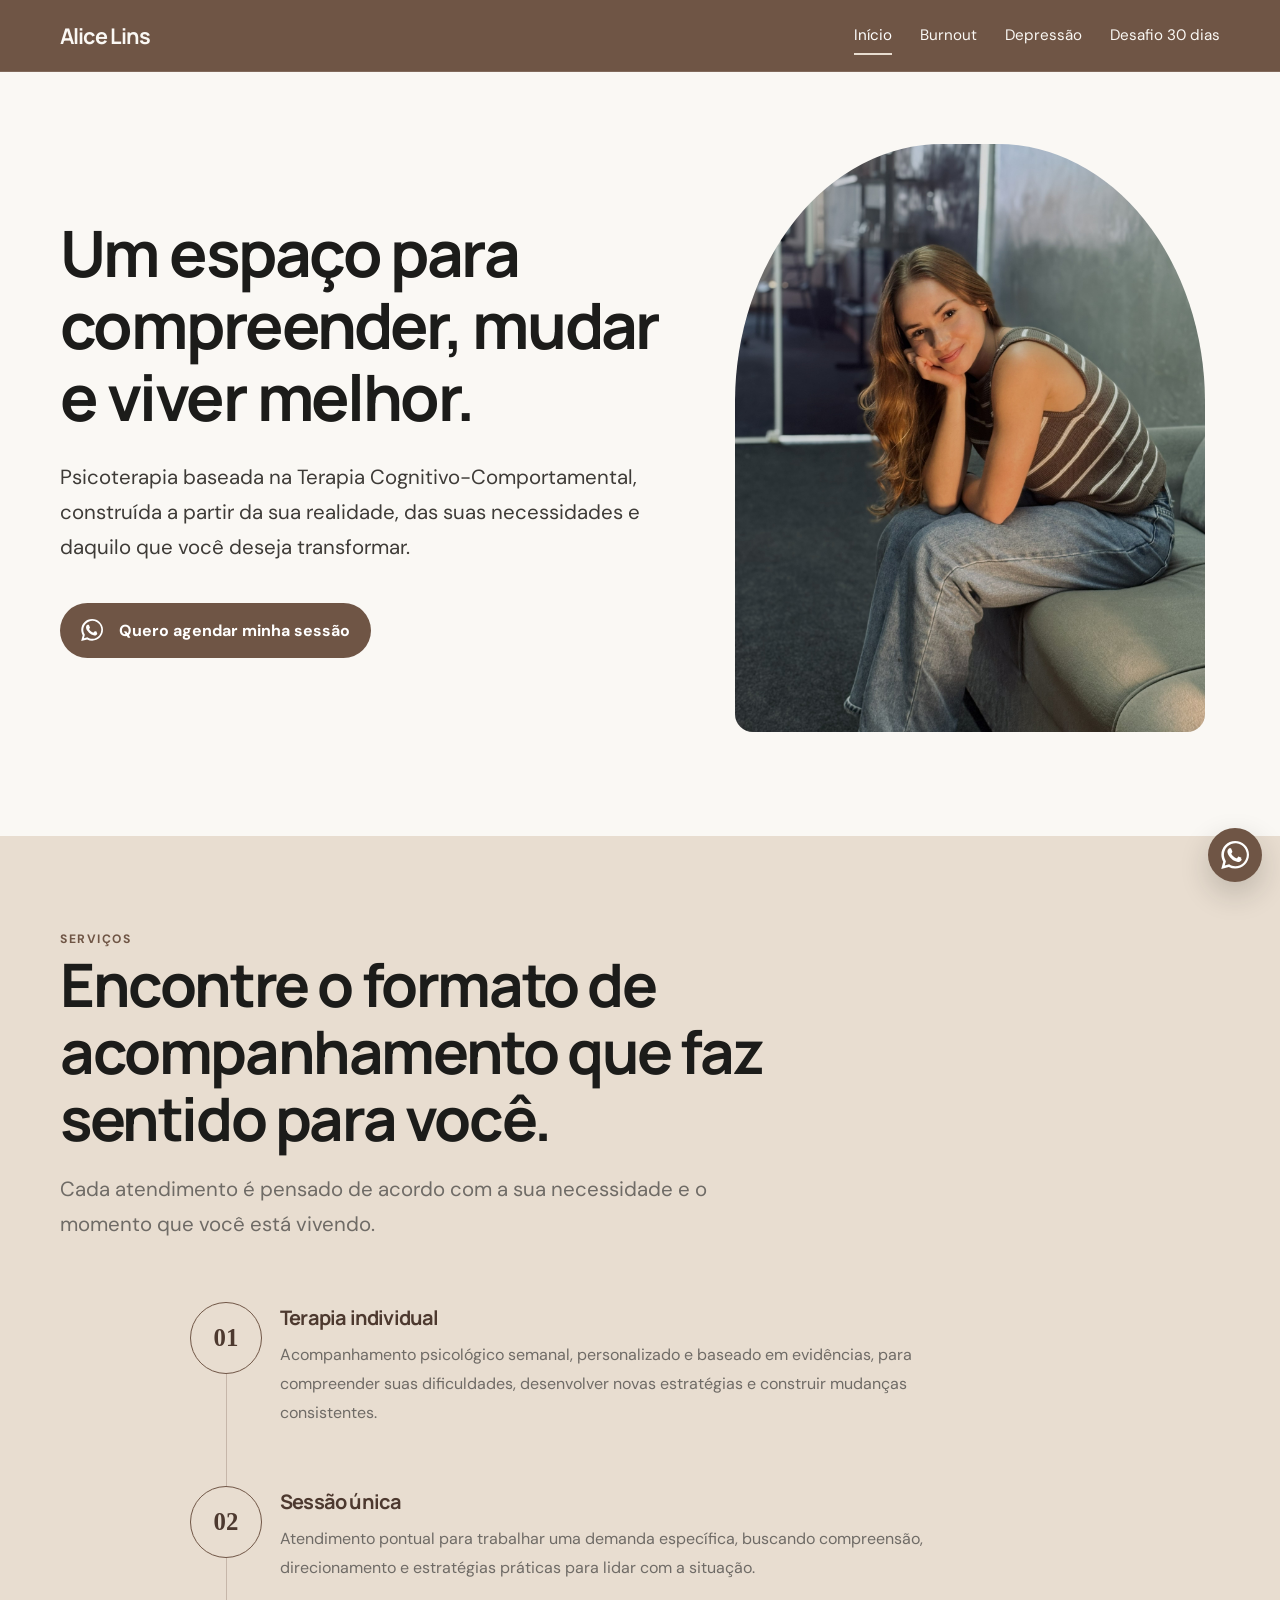
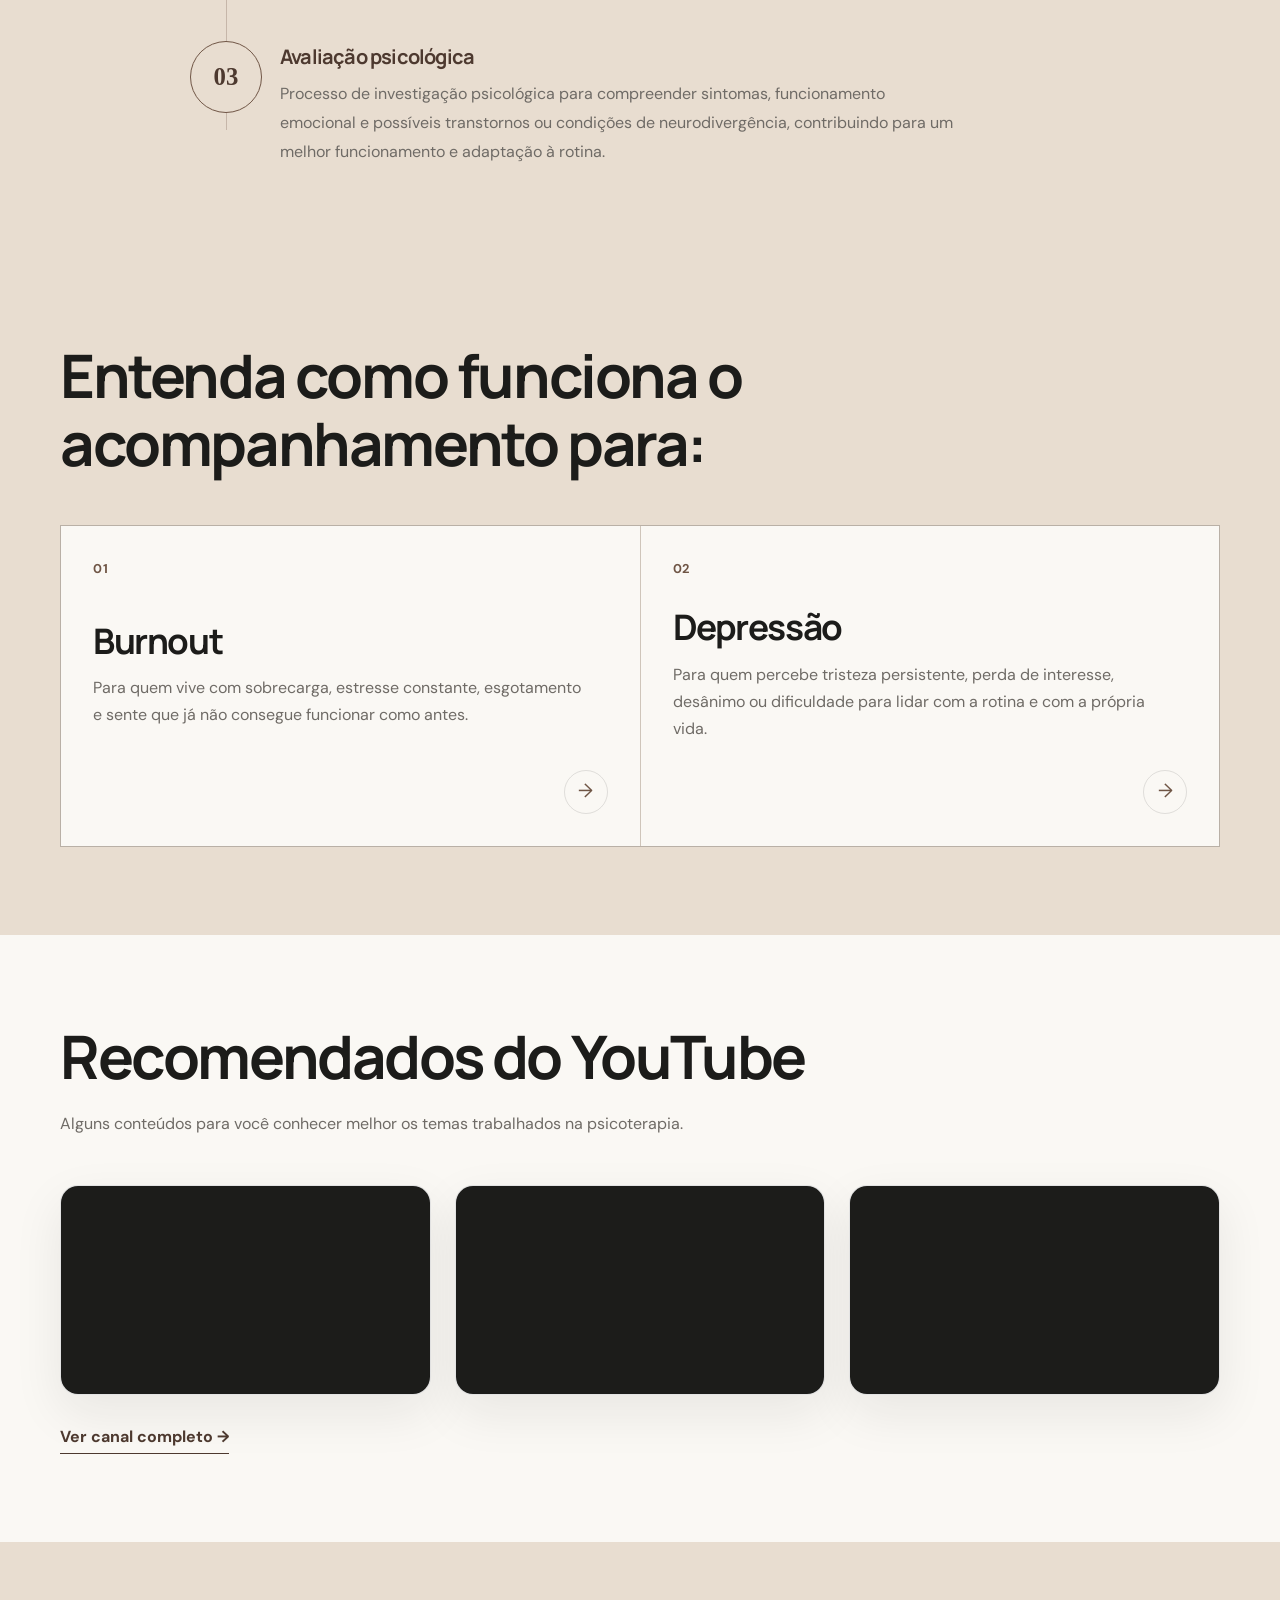
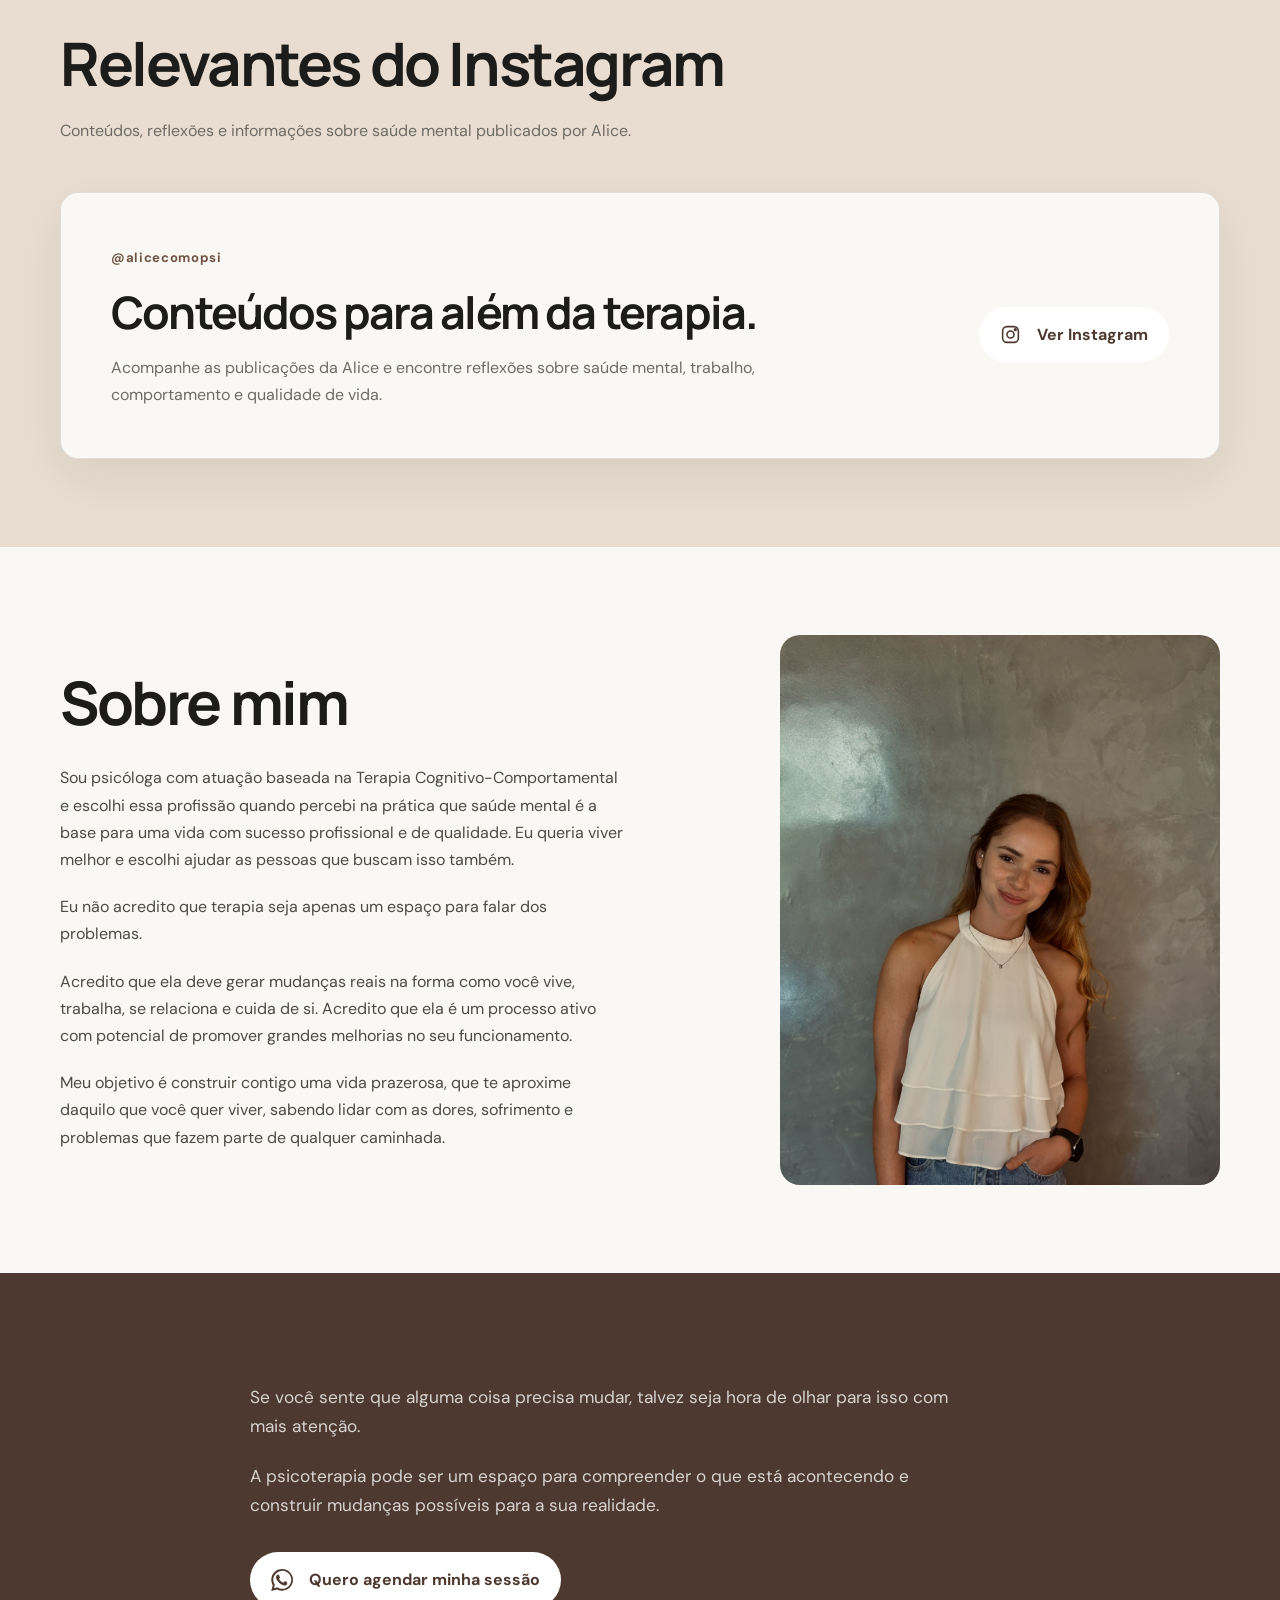
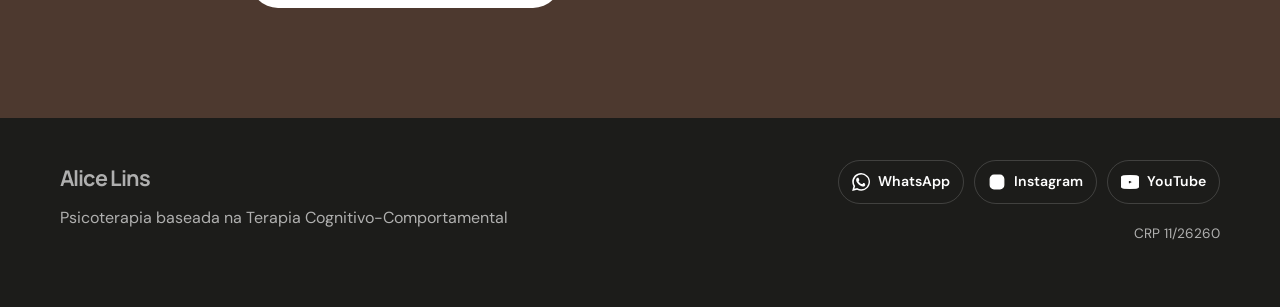
<file: index.html>
<!doctype html>
<html lang="pt-BR">

<head>
  <meta charset="utf-8">
  <meta name="viewport" content="width=device-width, initial-scale=1">

  <meta
    name="description"
    content="Psicoterapia baseada na Terapia Cognitivo-Comportamental com Alice Lins."
  >

  <meta name="theme-color" content="#6F5545">

  <meta
    property="og:title"
    content="Alice Lins | Psicóloga"
  >

  <meta
    property="og:description"
    content="Psicoterapia baseada na Terapia Cognitivo-Comportamental."
  >

  <meta property="og:type" content="website">
  <meta property="og:locale" content="pt_BR">

  <title>Alice Lins | Psicóloga</title>

  <link
    rel="icon"
    type="image/png"
    href="assets/favicon/favicon.svg"
  >

  <link rel="preconnect" href="https://fonts.googleapis.com">
  <link rel="preconnect" href="https://fonts.gstatic.com" crossorigin>

  <link
    href="https://fonts.googleapis.com/css2?family=DM+Sans:wght@400;500;600;700&family=Manrope:wght@500;600;700&display=swap"
    rel="stylesheet"
  >

  <link rel="stylesheet" href="css/style.css">
</head>

<body>

  <a class="skip-link" href="#conteudo">
    Pular para o conteúdo
  </a>


  <!-- =====================================================
       HEADER
  ====================================================== -->

  <header class="site-header">

    <div class="container nav-wrap">

      <a
        class="brand"
        href="/"
        aria-label="Alice Lins — início"
      >
        Alice Lins
      </a>


      <button
        class="menu-toggle"
        type="button"
        aria-expanded="false"
        aria-controls="primary-nav"
        aria-label="Abrir menu"
      >
        <span></span>
        <span></span>
        <span></span>
      </button>


      <nav
        class="primary-nav"
        id="primary-nav"
        aria-label="Navegação principal"
      >

        <a
          class="active"
          href="/"
          aria-current="page"
        >
          Início
        </a>

        <a href="burnout.html">
          Burnout
        </a>

        <a href="depressao.html">
          Depressão
        </a>

        <a href="workbook-mentalidade-desacelerada.html">
          Desafio 30 dias
        </a>

      </nav>

    </div>

  </header>


  <main id="conteudo">


    <!-- =====================================================
         HERO
    ====================================================== -->

    <section
      class="hero section section-offwhite home-hero"
      aria-labelledby="hero-title"
    >

      <div class="container hero-grid">

        <div class="hero-copy reveal">

          <h1 class="hero-title" id="hero-title">
            Um espaço para compreender, mudar e viver melhor.
          </h1>

          <p class="lead">
            Psicoterapia baseada na Terapia Cognitivo-Comportamental,
            construída a partir da sua realidade, das suas necessidades
            e daquilo que você deseja transformar.
          </p>

          <a
            class="button button-primary"
            data-whatsapp
            href="#"
          >

            <svg
              class="whatsapp-icon"
              viewBox="0 0 24 24"
              aria-hidden="true"
            >
              <path d="M20.5 3.5A11.8 11.8 0 0 0 12.1 0C5.6 0 .3 5.3.3 11.8c0 2.1.6 4.1 1.6 5.9L.2 24l6.5-1.7a11.8 11.8 0 0 0 5.4 1.3h.1c6.5 0 11.8-5.3 11.8-11.8 0-3.1-1.2-6.1-3.5-8.3ZM12.1 21.6c-1.7 0-3.4-.5-4.8-1.4l-.3-.2-3.8 1 1-3.7-.2-.3a9.8 9.8 0 1 1 8.1 4.6Zm5.4-7.3c-.3-.2-1.7-.9-2-.9-.3-.1-.5-.2-.7.2-.2.3-.8.9-1 1.1-.2.2-.4.2-.7.1-1.8-.9-3-1.6-4.2-3.6-.3-.5.3-.5.8-1.7.1-.2 0-.4 0-.6 0-.2-.7-1.6-.9-2.2-.2-.6-.5-.5-.7-.5h-.6c-.2 0-.6.1-.9.4-.3.3-1.1 1.1-1.1 2.7s1.1 3.1 1.3 3.3c.2.2 2.1 3.3 5.2 4.6 1.9.8 2.6.9 3.5.8.6-.1 1.7-.7 2-1.4.2-.7.2-1.3.1-1.4-.1-.1-.3-.2-.6-.3Z"/>
            </svg>

            <span>
              Quero agendar minha sessão
            </span>

          </a>

        </div>


        <div class="hero-image-wrap reveal">

          <div class="hero-image-frame">

            <img
              src="assets/images/foto-4-alice.jpg"
              alt="Alice, psicóloga"
              class="alice-photo"
              loading="eager"
            >
          </div>

        </div>

      </div>

    </section>


    <!-- =====================================================
        SERVIÇOS
    ====================================================== -->

    <section
      class="section services-section"
      id="servicos"
      aria-labelledby="servicos-title"
    >
      <div class="container">

        <div class="section-heading">
          <span class="eyebrow">Serviços</span>

          <h2 id="servicos-title">
            Encontre o formato de acompanhamento que faz sentido para você.
          </h2>

          <p class="lead">
            Cada atendimento é pensado de acordo com a sua necessidade e o momento
            que você está vivendo.
          </p>
        </div>


        <div class="services-list">

          <!-- SERVIÇO 1 -->

          <article class="service-item">

            <div class="service-number" aria-hidden="true">
              01
            </div>

            <div class="service-content">
              <h3>Terapia individual</h3>

              <p>
                Acompanhamento psicológico semanal, personalizado e baseado em
                evidências, para compreender suas dificuldades, desenvolver novas
                estratégias e construir mudanças consistentes.
              </p>
            </div>

          </article>


          <!-- SERVIÇO 2 -->

          <article class="service-item">

            <div class="service-number" aria-hidden="true">
              02
            </div>

            <div class="service-content">
              <h3>Sessão única</h3>

              <p>
                Atendimento pontual para trabalhar uma demanda específica, buscando
                compreensão, direcionamento e estratégias práticas para lidar com a
                situação.
              </p>
            </div>

          </article>


          <!-- SERVIÇO 3 -->

          <article class="service-item">

            <div class="service-number" aria-hidden="true">
              03
            </div>

            <div class="service-content">
              <h3>Avaliação psicológica</h3>

              <p>
                Processo de investigação psicológica para compreender sintomas,
                funcionamento emocional e possíveis transtornos ou condições de
                neurodivergência, contribuindo para um melhor funcionamento e
                adaptação à rotina.
              </p>
            </div>

          </article>

        </div>

      </div>
    </section>


    <!-- =====================================================
         ACOMPANHAMENTO
    ====================================================== -->

    <section
      class="section section-beige"
      id="acompanhamento"
      aria-labelledby="acompanhamento-title"
    >

      <div class="container">

        <div class="section-heading">

          <h2 id="acompanhamento-title">
            Entenda como funciona o acompanhamento para:
          </h2>

        </div>


        <div class="home-treatment-grid">

          <a
            class="home-treatment-card home-treatment-card-featured"
            href="burnout.html"
          >

            <span class="home-card-number">
              01
            </span>

            <div>

              <h3>
                Burnout
              </h3>

              <p>
                Para quem vive com sobrecarga, estresse constante,
                esgotamento e sente que já não consegue funcionar
                como antes.
              </p>

            </div>

            <span
              class="home-card-arrow"
              aria-hidden="true"
            >
              →
            </span>

          </a>


          <a
            class="home-treatment-card home-treatment-card-featured"
            href="depressao.html"
          >

            <span class="home-card-number">
              02
            </span>

            <div>

              <h3>
                Depressão
              </h3>

              <p>
                Para quem percebe tristeza persistente, perda de interesse,
                desânimo ou dificuldade para lidar com a rotina e com a própria vida.
              </p>

            </div>

            <span
              class="home-card-arrow"
              aria-hidden="true"
            >
              →
            </span>

          </a>

        </div>

      </div>

    </section>


    <!-- =====================================================
         YOUTUBE
    ====================================================== -->

    <section
      class="section section-offwhite"
      id="youtube"
      aria-labelledby="youtube-title"
    >

      <div class="container">

        <div class="section-heading">

          <h2 id="youtube-title">
            Recomendados do YouTube
          </h2>

          <p>
            Alguns conteúdos para você conhecer melhor os temas
            trabalhados na psicoterapia.
          </p>

        </div>


        <div class="youtube-grid">


          <!-- VÍDEO 1 -->

          <article class="youtube-card">

            <div class="youtube-video">

              <iframe
                src="https://www.youtube.com/embed/fqAX5RR4Qe8"
                title="Vídeo recomendado no YouTube"
                loading="lazy"
                allow="accelerometer; autoplay; clipboard-write; encrypted-media; gyroscope; picture-in-picture; web-share"
                allowfullscreen
              ></iframe>

            </div>

          </article>


          <!-- VÍDEO 2 -->

          <article class="youtube-card">

            <div class="youtube-video">

              <iframe
                src="https://www.youtube.com/embed/heCtvMvmbQk"
                title="Vídeo recomendado no YouTube"
                loading="lazy"
                allow="accelerometer; autoplay; clipboard-write; encrypted-media; gyroscope; picture-in-picture; web-share"
                allowfullscreen
              ></iframe>

            </div>

          </article>


          <!-- VÍDEO 3 -->

          <article class="youtube-card">

            <div class="youtube-video">

              <iframe
                src="https://www.youtube.com/embed/onw-YY0gF-A"
                title="Vídeo recomendado no YouTube"
                loading="lazy"
                allow="accelerometer; autoplay; clipboard-write; encrypted-media; gyroscope; picture-in-picture; web-share"
                allowfullscreen
              ></iframe>

            </div>

          </article>


        </div>


        <div class="content-link-wrap">

          <a
            class="text-link"
            href="https://www.youtube.com/@alicemslins"
            target="_blank"
            rel="noopener noreferrer"
          >
            Ver canal completo →
          </a>

        </div>

      </div>

    </section>


    <!-- =====================================================
         INSTAGRAM
    ====================================================== -->

    <section
      class="section section-beige"
      id="instagram"
      aria-labelledby="instagram-title"
    >

      <div class="container">

        <div class="section-heading">

          <h2 id="instagram-title">
            Relevantes do Instagram
          </h2>

          <p>
            Conteúdos, reflexões e informações sobre saúde mental
            publicados por Alice.
          </p>

        </div>


        <div class="instagram-feature">

          <div>

            <span class="instagram-handle">
              @alicecomopsi
            </span>

            <h3>
              Conteúdos para além da terapia.
            </h3>

            <p>
              Acompanhe as publicações da Alice e encontre
              reflexões sobre saúde mental, trabalho,
              comportamento e qualidade de vida.
            </p>

          </div>


          <a
            class="button button-light instagram-button"
            href="https://www.instagram.com/alicecomopsi/"
            target="_blank"
            rel="noopener noreferrer"
          >

            <svg
              class="social-icon"
              viewBox="0 0 24 24"
              aria-hidden="true"
            >
              <rect x="3" y="3" width="18" height="18" rx="5" ry="5"></rect>
              <circle cx="12" cy="12" r="4"></circle>
              <circle cx="17.5" cy="6.5" r="1"></circle>
            </svg>

            Ver Instagram

          </a>

        </div>

      </div>

    </section>


    <!-- =====================================================
         SOBRE MIM
    ====================================================== -->

    <section
      class="section section-offwhite"
      id="sobre-mim"
      aria-labelledby="sobre-mim-title"
    >

      <div class="container about-grid">

        <div>

          <h2 id="sobre-mim-title">
            Sobre mim
          </h2>

          <div class="prose">

            <p>
              Sou psicóloga com atuação baseada na
              Terapia Cognitivo-Comportamental e escolhi essa profissão
              quando percebi na prática que saúde mental é a base para
              uma vida com sucesso profissional e de qualidade.
              Eu queria viver melhor e escolhi ajudar as pessoas que
              buscam isso também.
            </p>

            <p>
              Eu não acredito que terapia seja apenas um espaço
              para falar dos problemas.
            </p>

            <p>
              Acredito que ela deve gerar mudanças reais na forma
              como você vive, trabalha, se relaciona e cuida de si.
              Acredito que ela é um processo ativo com potencial de
              promover grandes melhorias no seu funcionamento.
            </p>

            <p>
              Meu objetivo é construir contigo uma vida prazerosa,
              que te aproxime daquilo que você quer viver, sabendo
              lidar com as dores, sofrimento e problemas que fazem
              parte de qualquer caminhada.
            </p>

          </div>

        </div>


        <div class="about-photo-wrap">

          <img
            src="assets/images/foto-2-alice.jpg"
            alt="Alice, psicóloga"
            class="alice-photo"
            loading="lazy"
          >

        </div>

      </div>

    </section>

    




    <!-- =====================================================
         CTA FINAL
    ====================================================== -->

    <section
      class="section final-cta"
      id="cta"
      aria-label="Agendamento de sessão"
    >

      <div class="container narrow">

        <p>
          Se você sente que alguma coisa precisa mudar,
          talvez seja hora de olhar para isso com mais atenção.
        </p>

        <p>
          A psicoterapia pode ser um espaço para compreender
          o que está acontecendo e construir mudanças possíveis
          para a sua realidade.
        </p>

        <a
          class="button button-light"
          data-whatsapp
          href="#"
        >

          <svg
            class="whatsapp-icon"
            viewBox="0 0 24 24"
            aria-hidden="true"
          >
            <path d="M20.5 3.5A11.8 11.8 0 0 0 12.1 0C5.6 0 .3 5.3.3 11.8c0 2.1.6 4.1 1.6 5.9L.2 24l6.5-1.7a11.8 11.8 0 0 0 5.4 1.3h.1c6.5 0 11.8-5.3 11.8-11.8 0-3.1-1.2-6.1-3.5-8.3ZM12.1 21.6c-1.7 0-3.4-.5-4.8-1.4l-.3-.2-3.8 1 1-3.7-.2-.3a9.8 9.8 0 1 1 8.1 4.6Zm5.4-7.3c-.3-.2-1.7-.9-2-.9-.3-.1-.5-.2-.7.2-.2.3-.8.9-1 1.1-.2.2-.4.2-.7.1-1.8-.9-3-1.6-4.2-3.6-.3-.5.3-.5.8-1.7.1-.2 0-.4 0-.6 0-.2-.7-1.6-.9-2.2-.2-.6-.5-.5-.7-.5h-.6c-.2 0-.6.1-.9.4-.3.3-1.1 1.1-1.1 2.7s1.1 3.1 1.3 3.3c.2.2 2.1 3.3 5.2 4.6 1.9.8 2.6.9 3.5.8.6-.1 1.7-.7 2-1.4.2-.7.2-1.3.1-1.4-.1-.1-.3-.2-.6-.3Z"/>
          </svg>

          <span>
            Quero agendar minha sessão
          </span>

        </a>

      </div>

    </section>

  </main>


  <!-- =====================================================
       FOOTER
  ====================================================== -->

  <footer class="site-footer">

    <div class="container footer-grid">

      <div>

        <p class="brand footer-brand">
          Alice Lins
        </p>

        <p>
          Psicoterapia baseada na
          Terapia Cognitivo-Comportamental
        </p>

      </div>


      <div class="footer-actions">

        <div
          class="social-links"
          aria-label="Redes sociais"
        >

          <!-- WHATSAPP -->

          <a
            class="social-link"
            data-whatsapp
            href="#"
            aria-label="Falar com Alice pelo WhatsApp"
            title="WhatsApp"
          >

            <svg viewBox="0 0 24 24" aria-hidden="true">
              <path d="M20.5 3.5A11.8 11.8 0 0 0 12.1 0C5.6 0 .3 5.3.3 11.8c0 2.1.6 4.1 1.6 5.9L.2 24l6.5-1.7a11.8 11.8 0 0 0 5.4 1.3h.1c6.5 0 11.8-5.3 11.8-11.8 0-3.1-1.2-6.1-3.5-8.3ZM12.1 21.6c-1.7 0-3.4-.5-4.8-1.4l-.3-.2-3.8 1 1-3.7-.2-.3a9.8 9.8 0 1 1 8.1 4.6Zm5.4-7.3c-.3-.2-1.7-.9-2-.9-.3-.1-.5-.2-.7.2-.2.3-.8.9-1 1.1-.2.2-.4.2-.7.1-1.8-.9-3-1.6-4.2-3.6-.3-.5.3-.5.8-1.7.1-.2 0-.4 0-.6 0-.2-.7-1.6-.9-2.2-.2-.6-.5-.5-.7-.5h-.6c-.2 0-.6.1-.9.4-.3.3-1.1 1.1-1.1 2.7s1.1 3.1 1.3 3.3c.2.2 2.1 3.3 5.2 4.6 1.9.8 2.6.9 3.5.8.6-.1 1.7-.7 2-1.4.2-.7.2-1.3.1-1.4-.1-.1-.3-.2-.6-.3Z"/>
            </svg>

            <span>
              WhatsApp
            </span>

          </a>


          <!-- INSTAGRAM -->

          <a
            class="social-link"
            href="https://www.instagram.com/alicecomopsi/"
            target="_blank"
            rel="noopener noreferrer"
            aria-label="Instagram da Alice"
            title="Instagram"
          >

            <svg viewBox="0 0 24 24" aria-hidden="true">
              <rect x="3" y="3" width="18" height="18" rx="5" ry="5"></rect>
              <circle cx="12" cy="12" r="4"></circle>
              <circle cx="17.5" cy="6.5" r="1"></circle>
            </svg>

            <span>
              Instagram
            </span>

          </a>


          <!-- YOUTUBE -->

          <a
            class="social-link"
            href="https://www.youtube.com/@alicemslins"
            target="_blank"
            rel="noopener noreferrer"
            aria-label="Canal da Alice no YouTube"
            title="YouTube"
          >

            <svg viewBox="0 0 24 24" aria-hidden="true">
              <path d="M23.5 6.2a3 3 0 0 0-2.1-2.1C19.5 3.6 12 3.6 12 3.6s-7.5 0-9.4.5A3 3 0 0 0 .5 6.2 31 31 0 0 0 0 12a31 31 0 0 0 .5 5.8 3 3 0 0 0 2.1 2.1c1.9.5 9.4.5 9.4.5s7.5 0 9.4-.5a3 3 0 0 0 2.1-2.1A31 31 0 0 0 24 12a31 31 0 0 0-.5-5.8ZM9.6 15.6V8.4l6.3 3.6-6.3 3.6Z"/>
            </svg>

            <span>
              YouTube
            </span>

          </a>

        </div>


        <p>
          CRP 11/26260
        </p>

      </div>

    </div>

  </footer>


  <!-- WHATSAPP FLUTUANTE -->

  <a
    class="whatsapp-float"
    data-whatsapp
    href="#"
    aria-label="Falar com Alice pelo WhatsApp"
  >

    <svg
      viewBox="0 0 24 24"
      aria-hidden="true"
    >
      <path d="M20.5 3.5A11.8 11.8 0 0 0 12.1 0C5.6 0 .3 5.3.3 11.8c0 2.1.6 4.1 1.6 5.9L.2 24l6.5-1.7a11.8 11.8 0 0 0 5.4 1.3h.1c6.5 0 11.8-5.3 11.8-11.8 0-3.1-1.2-6.1-3.5-8.3ZM12.1 21.6c-1.7 0-3.4-.5-4.8-1.4l-.3-.2-3.8 1 1-3.7-.2-.3a9.8 9.8 0 1 1 8.1 4.6Zm5.4-7.3c-.3-.2-1.7-.9-2-.9-.3-.1-.5-.2-.7.2-.2.3-.8.9-1 1.1-.2.2-.4.2-.7.1-1.8-.9-3-1.6-4.2-3.6-.3-.5.3-.5.8-1.7.1-.2 0-.4 0-.6 0-.2-.7-1.6-.9-2.2-.2-.6-.5-.5-.7-.5h-.6c-.2 0-.6.1-.9.4-.3.3-1.1 1.1-1.1 2.7s1.1 3.1 1.3 3.3c.2.2 2.1 3.3 5.2 4.6 1.9.8 2.6.9 3.5.8.6-.1 1.7-.7 2-1.4.2-.7.2-1.3.1-1.4-.1-.1-.3-.2-.6-.3Z"/>
    </svg>

  </a>


  <script src="js/script.js" defer></script>

</body>

</html>
</file>
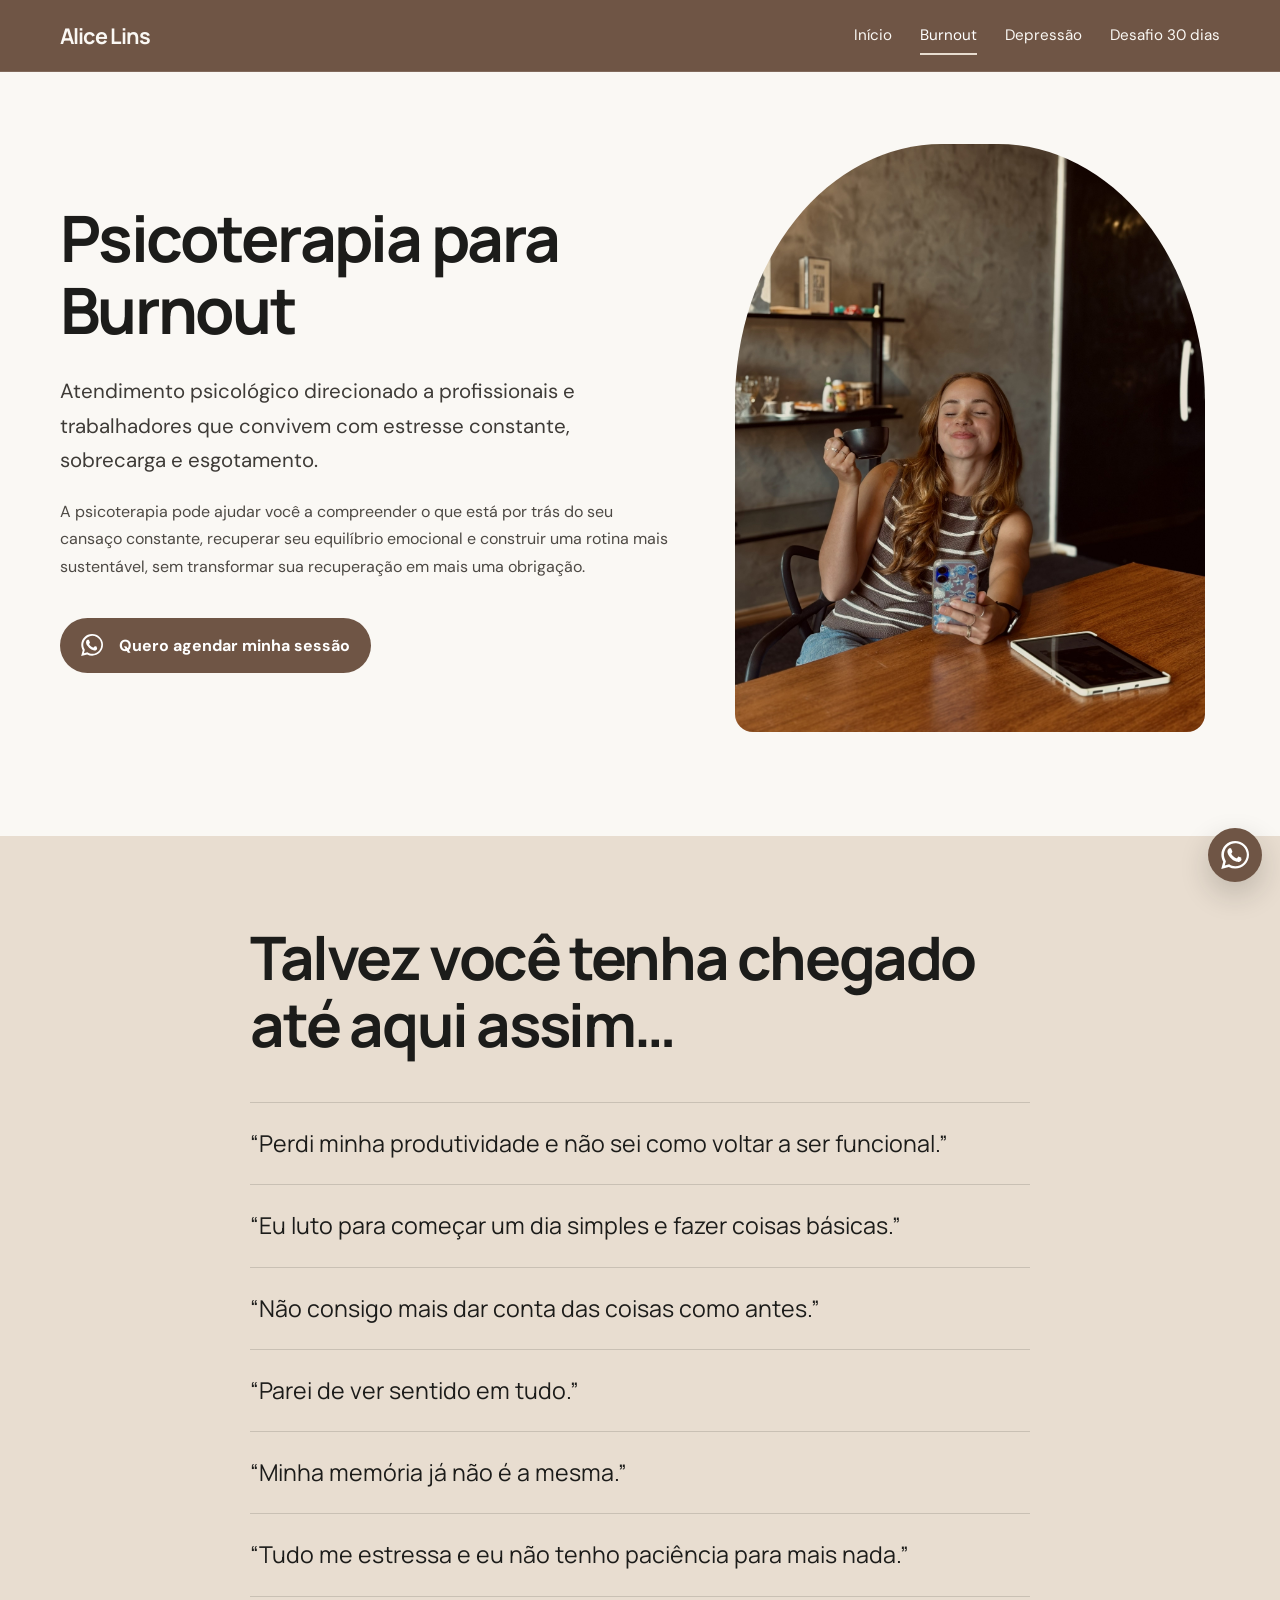
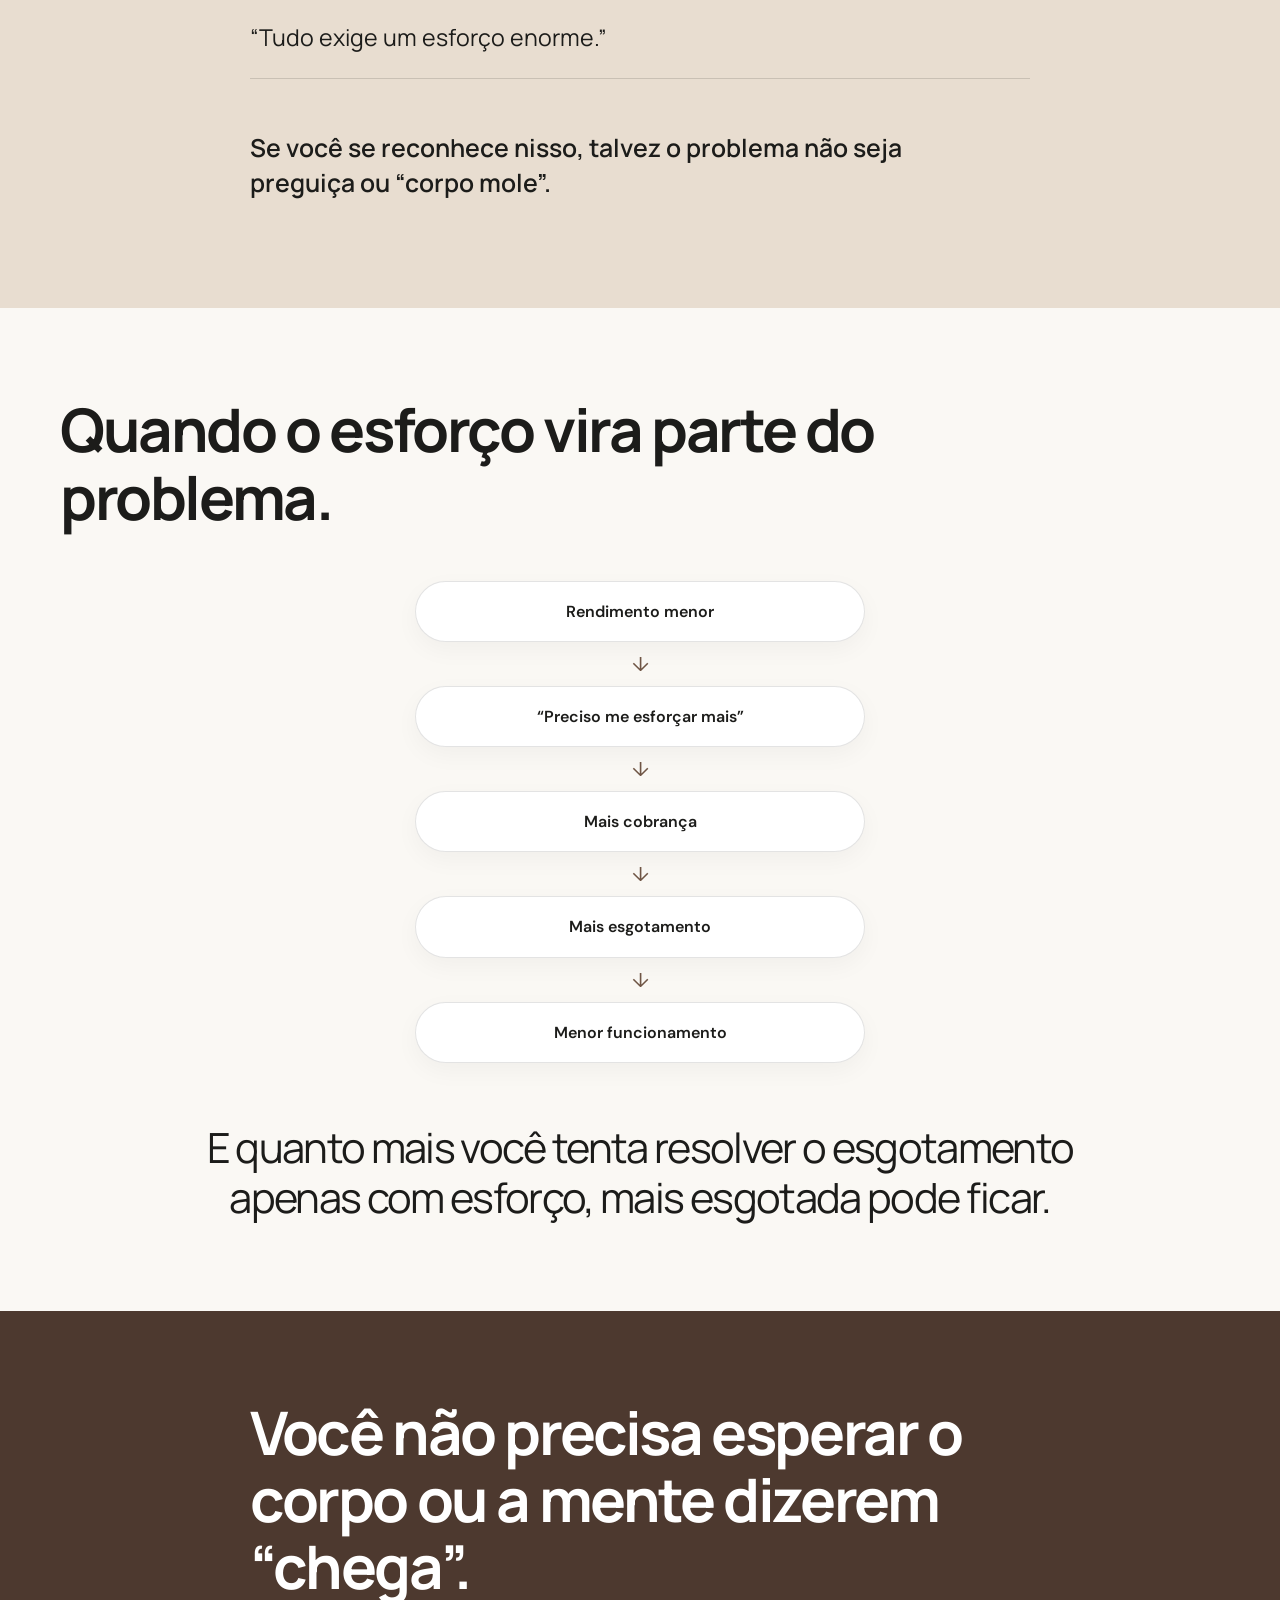
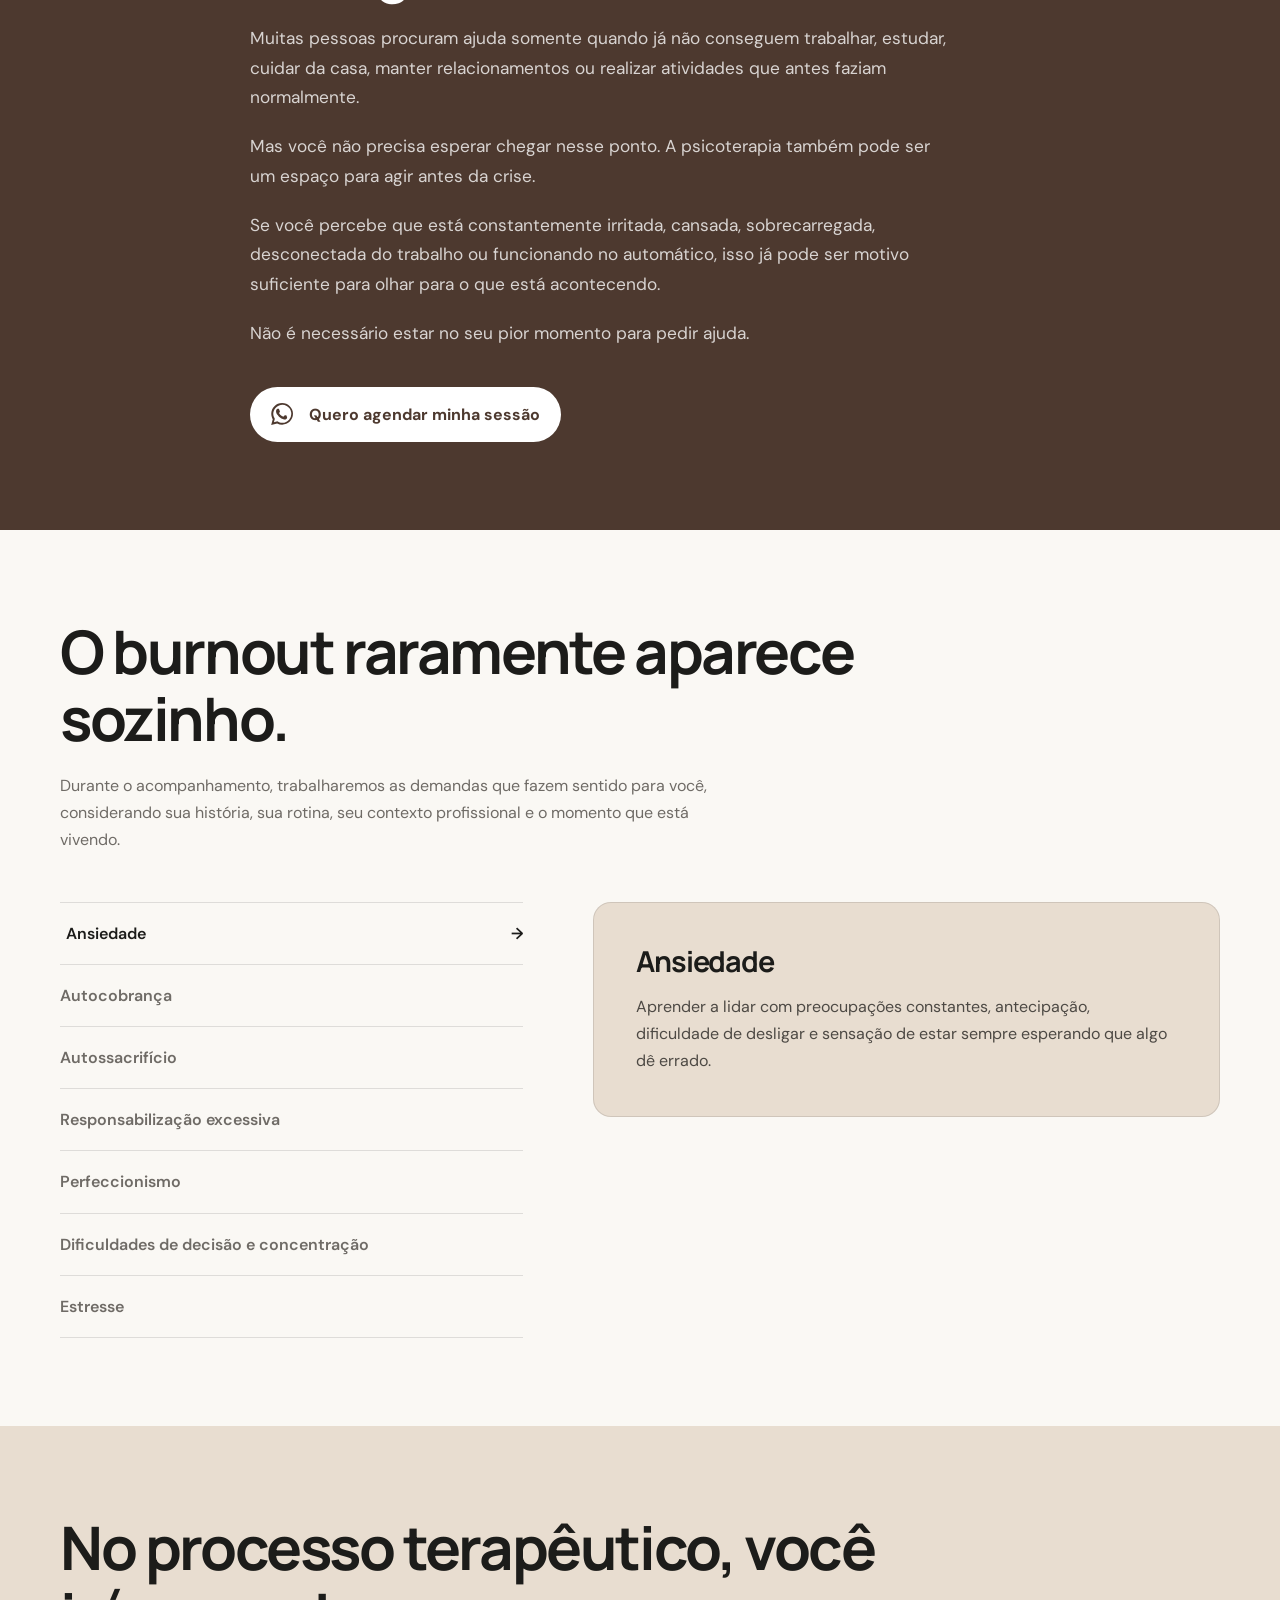
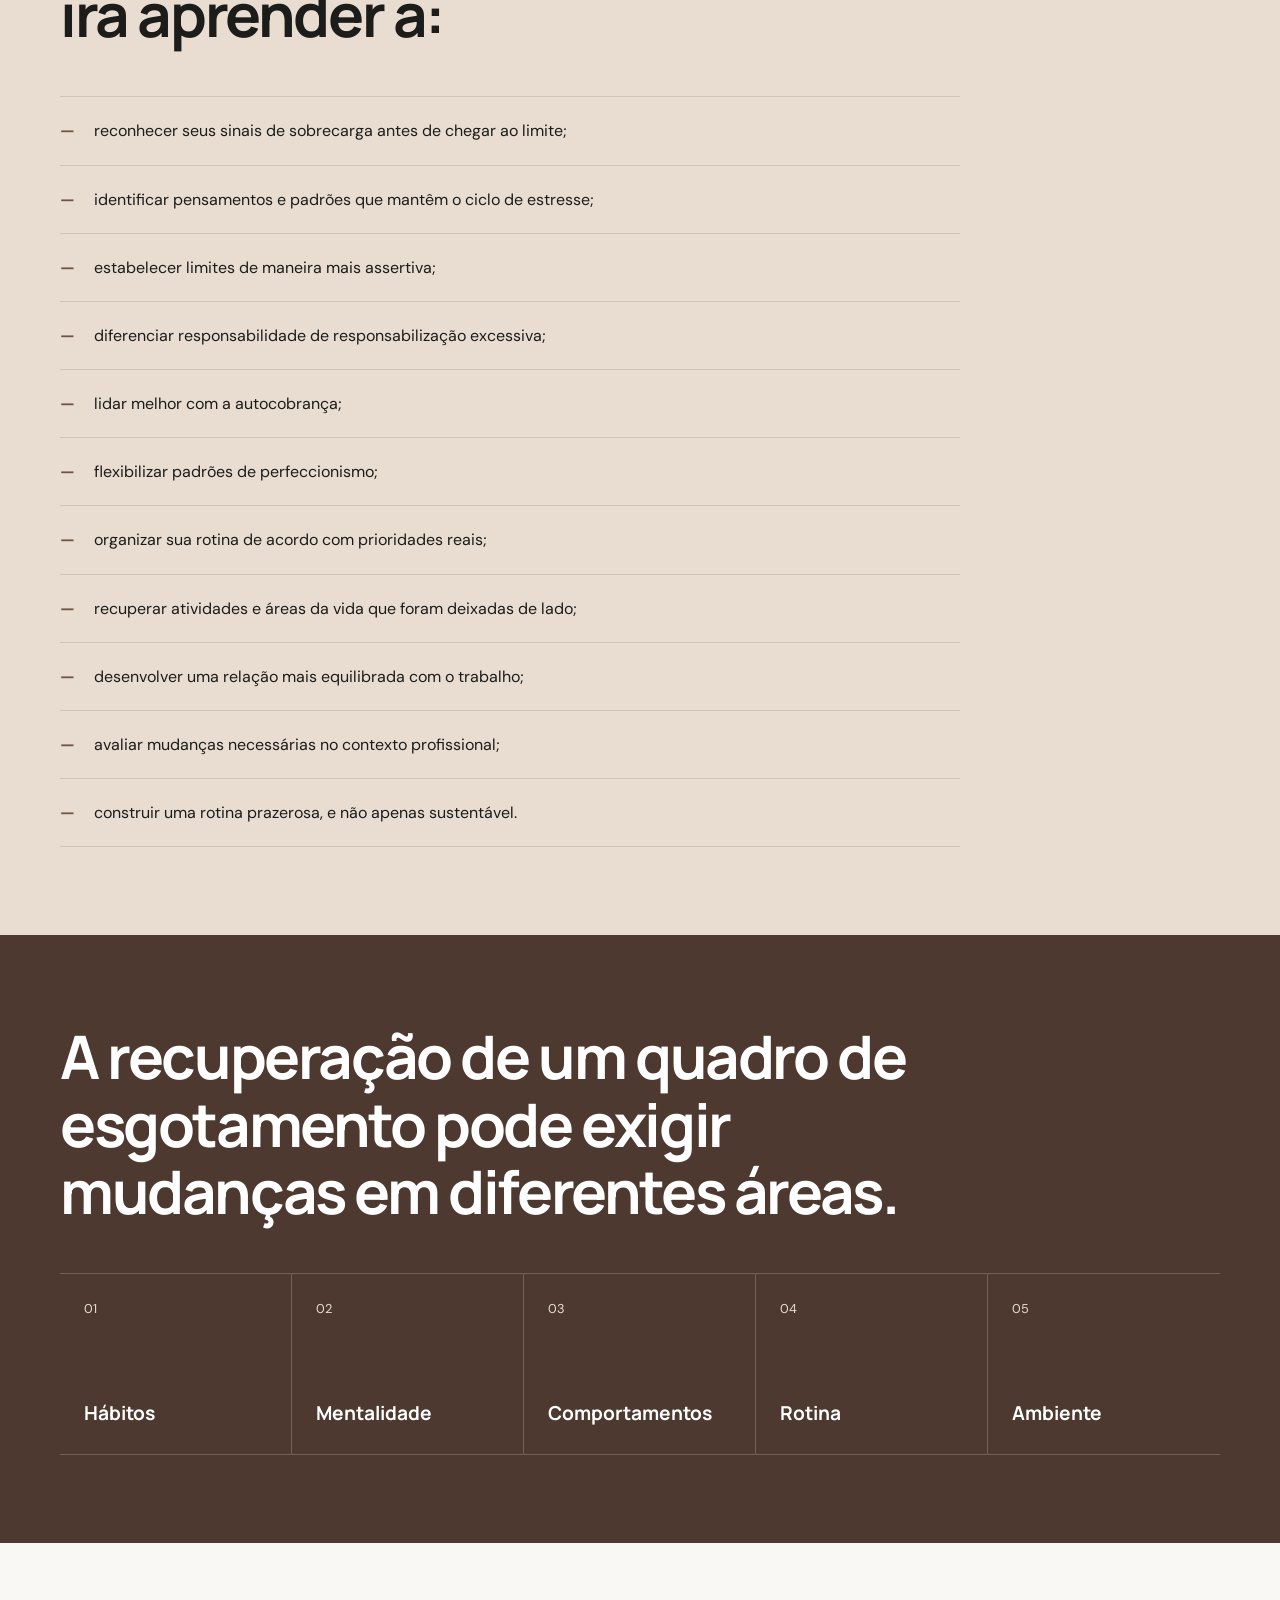
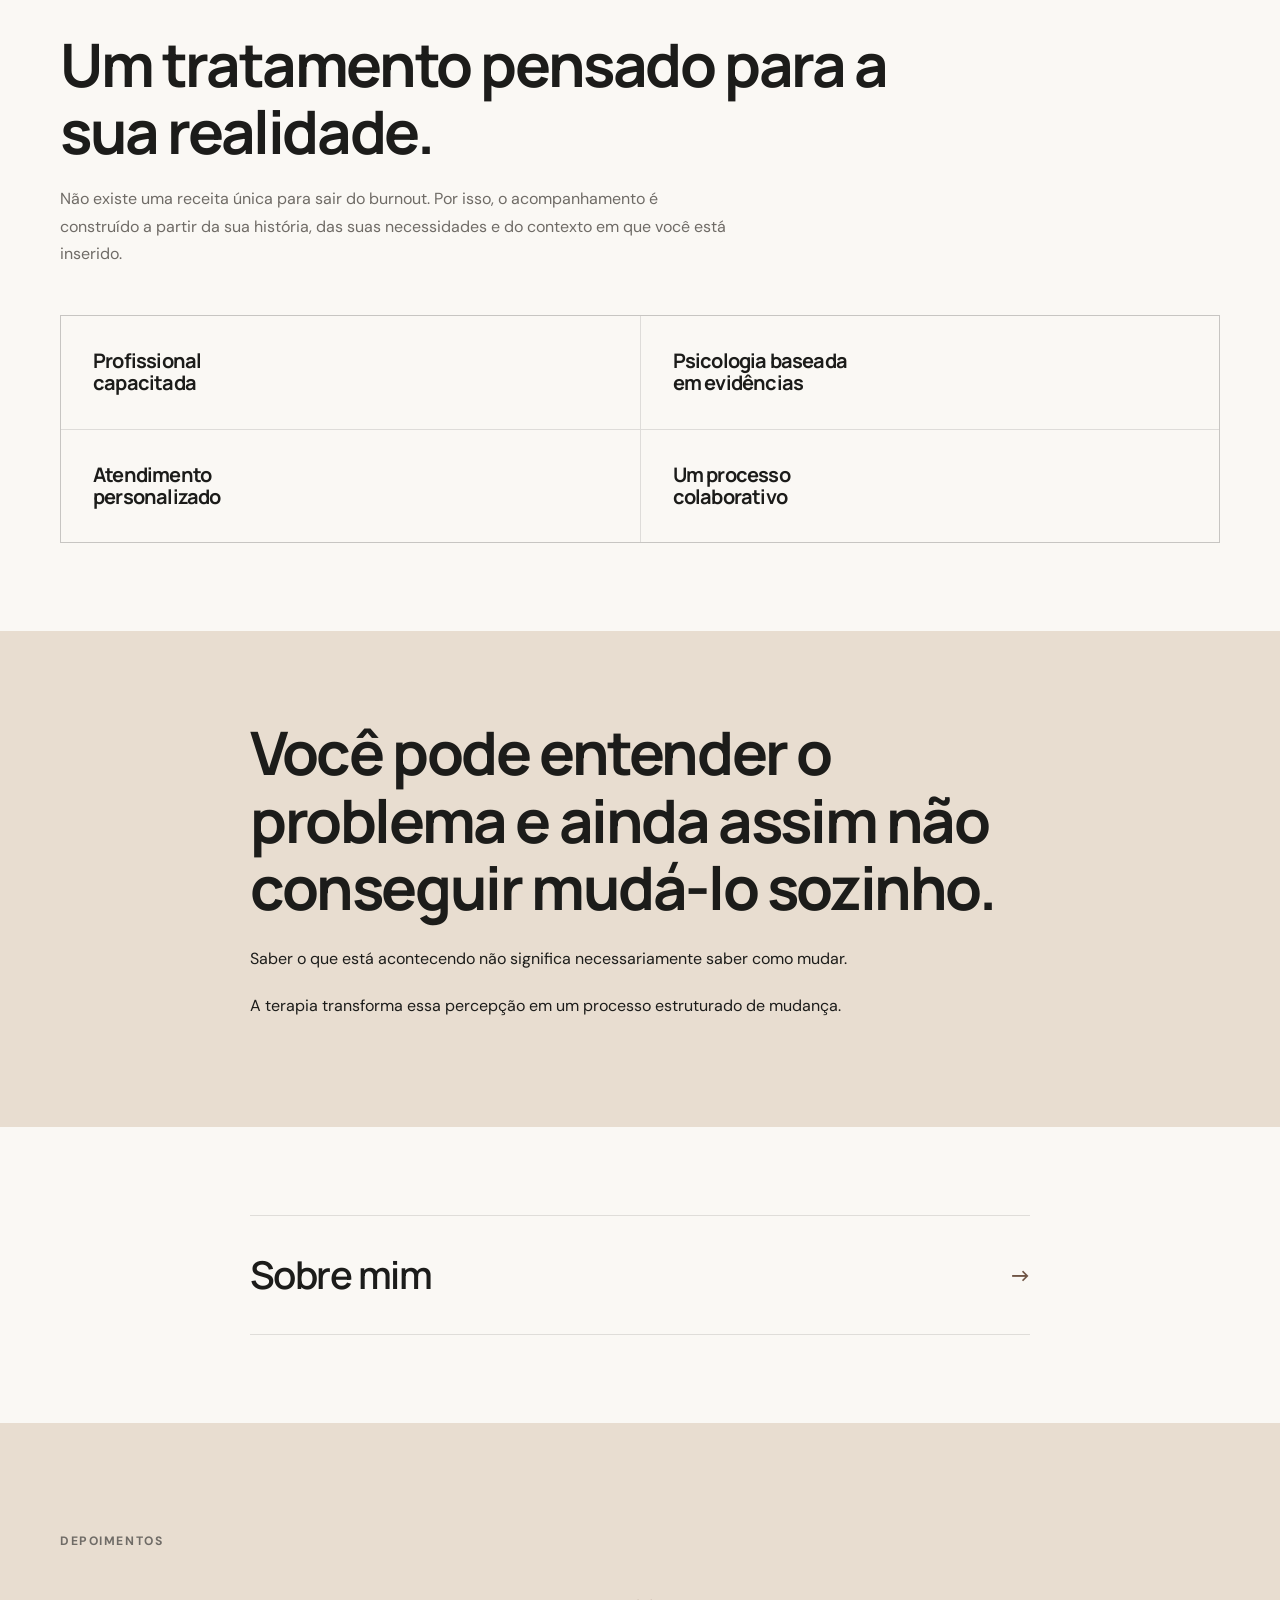
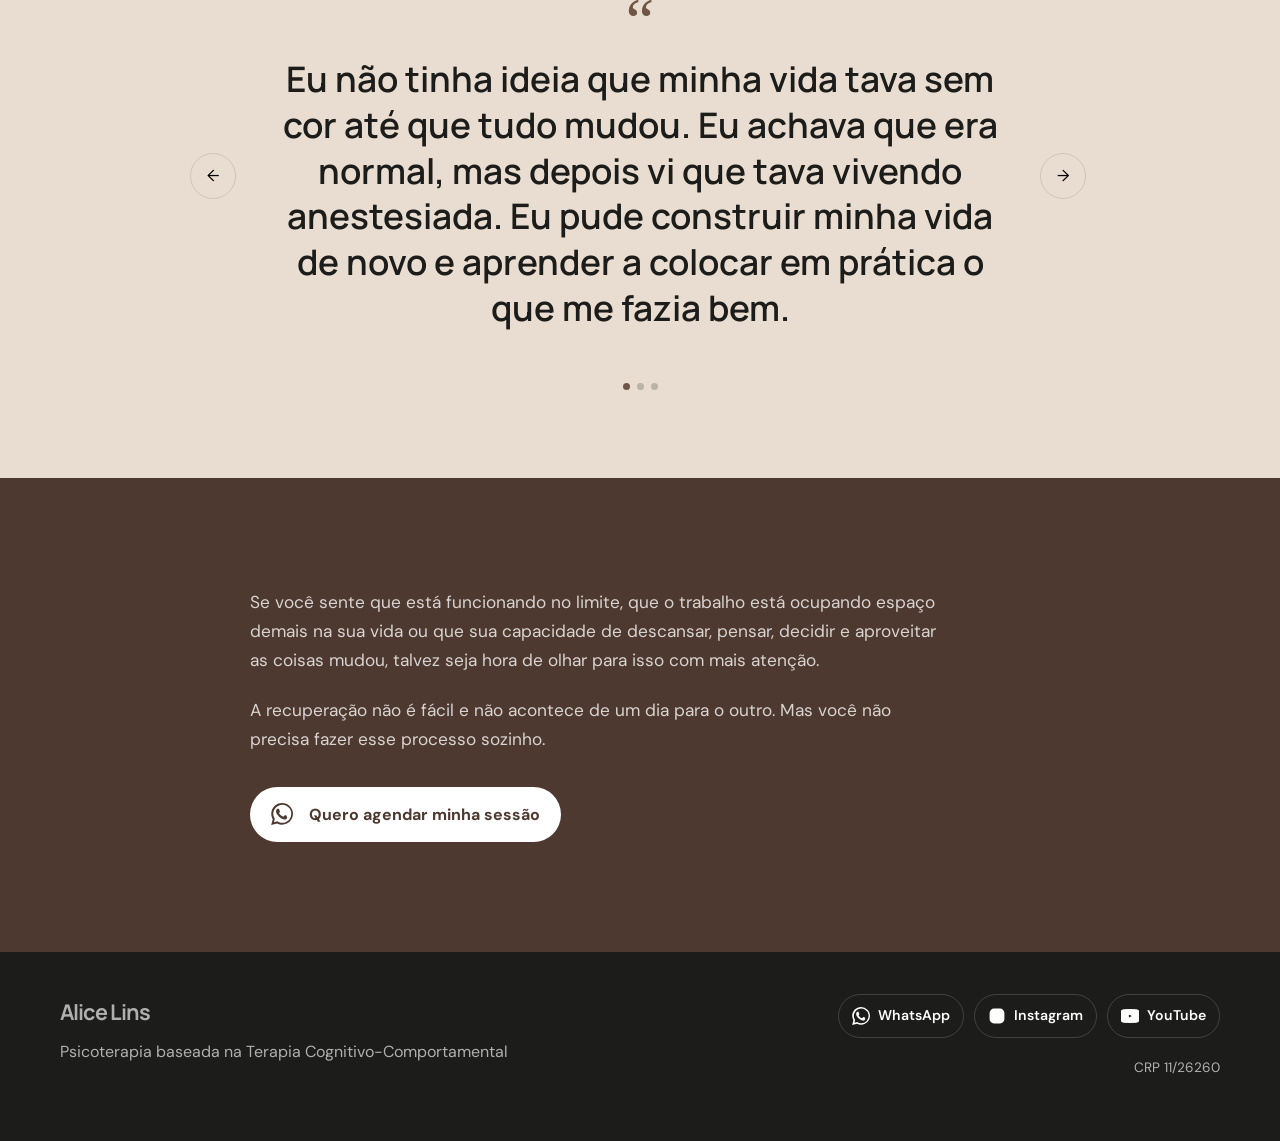
<file: burnout.html>
<!doctype html>
<html lang="pt-BR">
<head>
  <meta charset="utf-8">
  <meta name="viewport" content="width=device-width, initial-scale=1">
  <meta name="description" content="Psicoterapia para profissionais e trabalhadores que convivem com estresse constante, sobrecarga e esgotamento.">
  <meta name="theme-color" content="#6F5545">
  <meta property="og:title" content="Psicóloga Alice | Psicoterapia para Burnout e Esgotamento">
  <meta property="og:description" content="Atendimento psicológico direcionado a profissionais e trabalhadores que convivem com estresse constante, sobrecarga e esgotamento.">
  <meta property="og:type" content="website">
  <meta property="og:locale" content="pt_BR">
  <title>Psicóloga Alice | Psicoterapia para Burnout e Esgotamento</title>
  <link
    rel="icon"
    type="image/png"
    href="assets/favicon/favicon.svg"
  >
  <link rel="preconnect" href="https://fonts.googleapis.com">
  <link rel="preconnect" href="https://fonts.gstatic.com" crossorigin>
  <link href="https://fonts.googleapis.com/css2?family=DM+Sans:wght@400;500;600;700&family=Manrope:wght@500;600;700&display=swap" rel="stylesheet">
  <link rel="stylesheet" href="css/style.css">
  <!-- <link rel="icon" href="assets/favicon/favicon.svg" type="image/svg+xml"> -->
</head>
<body>
  <a class="skip-link" href="#conteudo">Pular para o conteúdo</a>

  <header class="site-header" id="inicio">
    <div class="container nav-wrap">
      <a class="brand" href="/" aria-label="Psicóloga Alice — início">Alice Lins</a>

      <button class="menu-toggle" type="button" aria-expanded="false" aria-controls="primary-nav" aria-label="Abrir menu">
        <span></span><span></span><span></span>
      </button>

      <nav
        class="primary-nav"
        id="primary-nav"
        aria-label="Navegação principal"
      >

        <a href="index.html">
          Início
        </a>

        <a
          class="active"
          href="burnout.html"
          aria-current="page"
        >
          Burnout
        </a>

        <a href="depressao.html">
          Depressão
        </a>

        <a href="workbook-mentalidade-desacelerada.html">
          Desafio 30 dias
        </a>

      </nav>
    </div>
  </header>

  <main id="conteudo">
    <section class="hero section section-offwhite" aria-labelledby="hero-title">
      <div class="container hero-grid">
        <div class="hero-copy reveal">
          <h1 class="hero-title" id="hero-title">Psicoterapia para Burnout</h1>
          <p class="lead">Atendimento psicológico direcionado a profissionais e trabalhadores que convivem com estresse constante, sobrecarga e esgotamento.</p>
          <p>A psicoterapia pode ajudar você a compreender o que está por trás do seu cansaço constante, recuperar seu equilíbrio emocional e construir uma rotina mais sustentável, sem transformar sua recuperação em mais uma obrigação.</p>
          
          <a class="button button-primary" data-whatsapp href="#">

            <svg class="whatsapp-icon" viewBox="0 0 24 24" aria-hidden="true">
              <path d="M20.5 3.5A11.8 11.8 0 0 0 12.1 0C5.6 0 .3 5.3.3 11.8c0 2.1.6 4.1 1.6 5.9L.2 24l6.5-1.7a11.8 11.8 0 0 0 5.4 1.3h.1c6.5 0 11.8-5.3 11.8-11.8 0-3.1-1.2-6.1-3.5-8.3ZM12.1 21.6c-1.7 0-3.4-.5-4.8-1.4l-.3-.2-3.8 1 1-3.7-.2-.3a9.8 9.8 0 1 1 8.1 4.6Zm5.4-7.3c-.3-.2-1.7-.9-2-.9-.3-.1-.5-.2-.7.2-.2.3-.8.9-1 1.1-.2.2-.4.2-.7.1-1.8-.9-3-1.6-4.2-3.6-.3-.5.3-.5.8-1.7.1-.2 0-.4 0-.6 0-.2-.7-1.6-.9-2.2-.2-.6-.5-.5-.7-.5h-.6c-.2 0-.6.1-.9.4-.3.3-1.1 1.1-1.1 2.7s1.1 3.1 1.3 3.3c.2.2 2.1 3.3 5.2 4.6 1.9.8 2.6.9 3.5.7.5-.1 1.7-.7 1.9-1.4.2-.7.2-1.3.1-1.4-.1-.1-.3-.2-.6-.3Z"/>
            </svg>

            <span>Quero agendar minha sessão</span>
          </a>
        </div>

        <div class="hero-image-wrap reveal">
          <div class="hero-image-frame">
            <img src="assets/images/foto-3-alice.jpg" alt="Alice, psicóloga" class="alice-photo" loading="eager">
          </div>
        </div>
      </div>
    </section>

    <section class="section section-beige" id="identificacao" aria-labelledby="identificacao-title">
      <div class="container narrow">
        <h2 id="identificacao-title">Talvez você tenha chegado até aqui assim…</h2>

        <div class="quote-list">
          <blockquote>“Perdi minha produtividade e não sei como voltar a ser funcional.”</blockquote>
          <blockquote>“Eu luto para começar um dia simples e fazer coisas básicas.”</blockquote>
          <blockquote>“Não consigo mais dar conta das coisas como antes.”</blockquote>
          <blockquote>“Parei de ver sentido em tudo.”</blockquote>
          <blockquote>“Minha memória já não é a mesma.”</blockquote>
          <blockquote>“Tudo me estressa e eu não tenho paciência para mais nada.”</blockquote>
          <blockquote>“Tudo exige um esforço enorme.”</blockquote>
        </div>

        <p class="closing-text">Se você se reconhece nisso, talvez o problema não seja preguiça ou “corpo mole”.</p>
      </div>
    </section>

    <section class="section section-offwhite" id="ciclo-esgotamento" aria-labelledby="ciclo-title">
      <div class="container">
        <div class="section-heading">
          <h2 id="ciclo-title">Quando o esforço vira parte do problema.</h2>
        </div>

        <div class="cycle" aria-label="Ciclo do esgotamento">
          <div class="cycle-step">Rendimento menor</div>
          <div class="cycle-arrow" aria-hidden="true">↓</div>
          <div class="cycle-step">“Preciso me esforçar mais”</div>
          <div class="cycle-arrow" aria-hidden="true">↓</div>
          <div class="cycle-step">Mais cobrança</div>
          <div class="cycle-arrow" aria-hidden="true">↓</div>
          <div class="cycle-step">Mais esgotamento</div>
          <div class="cycle-arrow" aria-hidden="true">↓</div>
          <div class="cycle-step">Menor funcionamento</div>
        </div>

        <p class="statement">E quanto mais você tenta resolver o esgotamento apenas com esforço, mais esgotada pode ficar.</p>
      </div>
    </section>

    <section class="section section-dark" id="antes-da-crise" aria-labelledby="antes-title">
      <div class="container narrow">
        <h2 id="antes-title">Você não precisa esperar o corpo ou a mente dizerem “chega”.</h2>
        <p>Muitas pessoas procuram ajuda somente quando já não conseguem trabalhar, estudar, cuidar da casa, manter relacionamentos ou realizar atividades que antes faziam normalmente.</p>
        <p>Mas você não precisa esperar chegar nesse ponto. A psicoterapia também pode ser um espaço para agir antes da crise.</p>
        <p>Se você percebe que está constantemente irritada, cansada, sobrecarregada, desconectada do trabalho ou funcionando no automático, isso já pode ser motivo suficiente para olhar para o que está acontecendo.</p>
        <p>Não é necessário estar no seu pior momento para pedir ajuda.</p>
        <a class="button button-light" data-whatsapp href="#">
          <svg class="whatsapp-icon" viewBox="0 0 24 24" aria-hidden="true">
            <path d="M20.5 3.5A11.8 11.8 0 0 0 12.1 0C5.6 0 .3 5.3.3 11.8c0 2.1.6 4.1 1.6 5.9L.2 24l6.5-1.7a11.8 11.8 0 0 0 5.4 1.3h.1c6.5 0 11.8-5.3 11.8-11.8 0-3.1-1.2-6.1-3.5-8.3ZM12.1 21.6c-1.7 0-3.4-.5-4.8-1.4l-.3-.2-3.8 1 1-3.7-.2-.3a9.8 9.8 0 1 1 8.1 4.6Zm5.4-7.3c-.3-.2-1.7-.9-2-.9-.3-.1-.5-.2-.7.2-.2.3-.8.9-1 1.1-.2.2-.4.2-.7.1-1.8-.9-3-1.6-4.2-3.6-.3-.5.3-.5.8-1.7.1-.2 0-.4 0-.6 0-.2-.7-1.6-.9-2.2-.2-.6-.5-.5-.7-.5h-.6c-.2 0-.6.1-.9.4-.3.3-1.1 1.1-1.1 2.7s1.1 3.1 1.3 3.3c.2.2 2.1 3.3 5.2 4.6 1.9.8 2.6.9 3.5.7.5-.1 1.7-.7 1.9-1.4.2-.7.2-1.3.1-1.4-.1-.1-.3-.2-.6-.3Z"/>
          </svg>

          <span>Quero agendar minha sessão</span>
        </a>
      </div>
    </section>

    <section class="section section-offwhite" id="temas" aria-labelledby="temas-title">
      <div class="container">
        <div class="section-heading">
          <h2 id="temas-title">O burnout raramente aparece sozinho.</h2>
          <p>Durante o acompanhamento, trabalharemos as demandas que fazem sentido para você, considerando sua história, sua rotina, seu contexto profissional e o momento que está vivendo.</p>
        </div>

        <div class="topics" data-topics>
          <div class="topic-list" role="tablist" aria-label="Temas trabalhados">
            <button class="topic-button active" role="tab" aria-selected="true" aria-controls="topic-panel-0" id="topic-tab-0" data-topic="0">Ansiedade</button>
            <button class="topic-button" role="tab" aria-selected="false" aria-controls="topic-panel-1" id="topic-tab-1" data-topic="1">Autocobrança</button>
            <button class="topic-button" role="tab" aria-selected="false" aria-controls="topic-panel-2" id="topic-tab-2" data-topic="2">Autossacrifício</button>
            <button class="topic-button" role="tab" aria-selected="false" aria-controls="topic-panel-3" id="topic-tab-3" data-topic="3">Responsabilização excessiva</button>
            <button class="topic-button" role="tab" aria-selected="false" aria-controls="topic-panel-4" id="topic-tab-4" data-topic="4">Perfeccionismo</button>
            <button class="topic-button" role="tab" aria-selected="false" aria-controls="topic-panel-5" id="topic-tab-5" data-topic="5">Dificuldades de decisão e concentração</button>
            <button class="topic-button" role="tab" aria-selected="false" aria-controls="topic-panel-6" id="topic-tab-6" data-topic="6">Estresse</button>
          </div>

          <div class="topic-panels">
            <article class="topic-panel active" id="topic-panel-0" role="tabpanel" aria-labelledby="topic-tab-0">
              <h3>Ansiedade</h3>
              <p>Aprender a lidar com preocupações constantes, antecipação, dificuldade de desligar e sensação de estar sempre esperando que algo dê errado.</p>
            </article>
            <article class="topic-panel" id="topic-panel-1" role="tabpanel" aria-labelledby="topic-tab-1" hidden>
              <h3>Autocobrança</h3>
              <p>Questionar a necessidade de estar sempre produzindo, fazendo mais e correspondendo às próprias expectativas.</p>
            </article>
            <article class="topic-panel" id="topic-panel-2" role="tabpanel" aria-labelledby="topic-tab-2" hidden>
              <h3>Autossacrifício</h3>
              <p>Reconhecer quando as necessidades de outras pessoas, do trabalho ou das responsabilidades ocupam constantemente o espaço que deveria existir para você.</p>
            </article>
            <article class="topic-panel" id="topic-panel-3" role="tabpanel" aria-labelledby="topic-tab-3" hidden>
              <h3>Responsabilização excessiva</h3>
              <p>Diferenciar aquilo que realmente está sob sua responsabilidade daquilo que você assumiu por medo, culpa ou necessidade de controle.</p>
            </article>
            <article class="topic-panel" id="topic-panel-4" role="tabpanel" aria-labelledby="topic-tab-4" hidden>
              <h3>Perfeccionismo</h3>
              <p>Construir uma relação mais flexível com erros, desempenho e expectativas, aprendendo que fazer bem não significa fazer tudo perfeitamente.</p>
            </article>
            <article class="topic-panel" id="topic-panel-5" role="tabpanel" aria-labelledby="topic-tab-5" hidden>
              <h3>Dificuldades de decisão e concentração</h3>
              <p>Entender o impacto da sobrecarga sobre atenção, raciocínio e tomada de decisão e desenvolver estratégias para recuperar o funcionamento.</p>
            </article>
            <article class="topic-panel" id="topic-panel-6" role="tabpanel" aria-labelledby="topic-tab-6" hidden>
              <h3>Estresse</h3>
              <p>Identificar fontes de estresse, reduzir sobrecargas e desenvolver formas mais sustentáveis de responder às demandas da vida.</p>
            </article>
          </div>
        </div>
      </div>
    </section>

    <section class="section section-beige reflection" id="mudanca" aria-labelledby="mudanca-title">
      <div class="container">
        <div class="section-heading">
          <h2 id="mudanca-title">No processo terapêutico, você irá aprender a:</h2>
        </div>

        <ul class="check-list">
          <li>reconhecer seus sinais de sobrecarga antes de chegar ao limite;</li>
          <li>identificar pensamentos e padrões que mantêm o ciclo de estresse;</li>
          <li>estabelecer limites de maneira mais assertiva;</li>
          <li>diferenciar responsabilidade de responsabilização excessiva;</li>
          <li>lidar melhor com a autocobrança;</li>
          <li>flexibilizar padrões de perfeccionismo;</li>
          <li>organizar sua rotina de acordo com prioridades reais;</li>
          <li>recuperar atividades e áreas da vida que foram deixadas de lado;</li>
          <li>desenvolver uma relação mais equilibrada com o trabalho;</li>
          <li>avaliar mudanças necessárias no contexto profissional;</li>
          <li>construir uma rotina prazerosa, e não apenas sustentável.</li>
        </ul>
      </div>
    </section>

    <section class="section section-dark" id="areas" aria-labelledby="areas-title">
      <div class="container">
        <div class="section-heading light">
          <h2 id="areas-title">A recuperação de um quadro de esgotamento pode exigir mudanças em diferentes áreas.</h2>
        </div>

        <div class="areas-list">
          <div><span>01</span><strong>Hábitos</strong></div>
          <div><span>02</span><strong>Mentalidade</strong></div>
          <div><span>03</span><strong>Comportamentos</strong></div>
          <div><span>04</span><strong>Rotina</strong></div>
          <div><span>05</span><strong>Ambiente</strong></div>
        </div>
      </div>
    </section>

    <section class="section section-offwhite" id="tratamento" aria-labelledby="tratamento-title">
      <div class="container">
        <div class="section-heading">
          <h2 id="tratamento-title">Um tratamento pensado para a sua realidade.</h2>
          <p>Não existe uma receita única para sair do burnout. Por isso, o acompanhamento é construído a partir da sua história, das suas necessidades e do contexto em que você está inserido.</p>
        </div>

        <div class="treatment-grid">
          <article><h3>Profissional capacitada</h3></article>
          <article><h3>Psicologia baseada em evidências</h3></article>
          <article><h3>Atendimento personalizado</h3></article>
          <article><h3>Um processo colaborativo</h3></article>
        </div>
      </div>
    </section>

    <section class="section section-beige reflection" id="reflexao" aria-labelledby="reflexao-title">
      <div class="container narrow">
        <h2 id="reflexao-title">Você pode entender o problema e ainda assim não conseguir mudá-lo sozinho.</h2>
        <p>Saber o que está acontecendo não significa necessariamente saber como mudar.</p>
        <p>A terapia transforma essa percepção em um processo estruturado de mudança.</p>
      </div>
    </section>

    <section
      class="section section-offwhite"
      id="sobre-alice"
      aria-labelledby="Sobre Alice"
    >

      <div class="container narrow">

        <a
          class="home-section-link"
          href="index.html#sobre-mim"
        >

          <span>
            Sobre mim
          </span>

          <span aria-hidden="true">
            →
          </span>

        </a>

      </div>

    </section>

    <section class="section section-beige" id="depoimentos" aria-labelledby="depoimentos-title">
      <div class="container">
        <div class="section-heading">
          <p class="eyebrow">Depoimentos</p>
        </div>

        <div class="testimonial" data-testimonial>
          <button
            class="testimonial-arrow prev"
            type="button"
            aria-label="Depoimento anterior"
          >
            ←
          </button>

          <div class="testimonial-content">
            <span class="testimonial-mark" aria-hidden="true">“</span>

            <blockquote id="testimonial-text"></blockquote>
          </div>

          <button
            class="testimonial-arrow next"
            type="button"
            aria-label="Próximo depoimento"
          >
            →
          </button>
        </div>

        <div
          class="testimonial-dots"
          aria-label="Navegação dos depoimentos"
        ></div>

      </div>
    </section>

    <section class="section final-cta" id="cta" aria-labelledby="Agendamento de sessão">
      <div class="container narrow">
        <p>Se você sente que está funcionando no limite, que o trabalho está ocupando espaço demais na sua vida ou que sua capacidade de descansar, pensar, decidir e aproveitar as coisas mudou, talvez seja hora de olhar para isso com mais atenção.</p>
        <p>A recuperação não é fácil e não acontece de um dia para o outro. Mas você não precisa fazer esse processo sozinho.</p>
        <a class="button button-light" data-whatsapp href="#">
          <svg class="whatsapp-icon" viewBox="0 0 24 24" aria-hidden="true">
            <path d="M20.5 3.5A11.8 11.8 0 0 0 12.1 0C5.6 0 .3 5.3.3 11.8c0 2.1.6 4.1 1.6 5.9L.2 24l6.5-1.7a11.8 11.8 0 0 0 5.4 1.3h.1c6.5 0 11.8-5.3 11.8-11.8 0-3.1-1.2-6.1-3.5-8.3ZM12.1 21.6c-1.7 0-3.4-.5-4.8-1.4l-.3-.2-3.8 1 1-3.7-.2-.3a9.8 9.8 0 1 1 8.1 4.6Zm5.4-7.3c-.3-.2-1.7-.9-2-.9-.3-.1-.5-.2-.7.2-.2.3-.8.9-1 1.1-.2.2-.4.2-.7.1-1.8-.9-3-1.6-4.2-3.6-.3-.5.3-.5.8-1.7.1-.2 0-.4 0-.6 0-.2-.7-1.6-.9-2.2-.2-.6-.5-.5-.7-.5h-.6c-.2 0-.6.1-.9.4-.3.3-1.1 1.1-1.1 2.7s1.1 3.1 1.3 3.3c.2.2 2.1 3.3 5.2 4.6 1.9.8 2.6.9 3.5.7.5-.1 1.7-.7 1.9-1.4.2-.7.2-1.3.1-1.4-.1-.1-.3-.2-.6-.3Z"/>
          </svg>

          <span>Quero agendar minha sessão</span>
        </a>
    </section>
  </main>

  <footer class="site-footer">
  <div class="container footer-grid">

    <div>
      <p class="brand footer-brand">Alice Lins</p>
      <p>Psicoterapia baseada na Terapia Cognitivo-Comportamental</p>
    </div>

    <div class="footer-actions">

      <div class="social-links" aria-label="Redes sociais">

        <!-- WhatsApp -->
        <a
          class="social-link"
          data-whatsapp
          href="#"
          aria-label="Falar com Alice pelo WhatsApp"
          title="WhatsApp"
        >
          <svg viewBox="0 0 24 24" aria-hidden="true">
            <path d="M20.5 3.5A11.8 11.8 0 0 0 12.1 0C5.6 0 .3 5.3.3 11.8c0 2.1.6 4.1 1.6 5.9L.2 24l6.5-1.7a11.8 11.8 0 0 0 5.4 1.3h.1c6.5 0 11.8-5.3 11.8-11.8 0-3.1-1.2-6.1-3.5-8.3ZM12.1 21.6c-1.7 0-3.4-.5-4.8-1.4l-.3-.2-3.8 1 1-3.7-.2-.3a9.8 9.8 0 1 1 8.1 4.6Zm5.4-7.3c-.3-.2-1.7-.9-2-.9-.3-.1-.5-.2-.7.2-.2.3-.8.9-1 1.1-.2.2-.4.2-.7.1-1.8-.9-3-1.6-4.2-3.6-.3-.5.3-.5.8-1.7.1-.2 0-.4 0-.6 0-.2-.7-1.6-.9-2.2-.2-.6-.5-.5-.7-.5h-.6c-.2 0-.6.1-.9.4-.3.3-1.1 1.1-1.1 2.7s1.1 3.1 1.3 3.3c.2.2 2.1 3.3 5.2 4.6 1.9.8 2.6.9 3.5.8.6-.1 1.7-.7 2-1.4.2-.7.2-1.3.1-1.4-.1-.1-.3-.2-.6-.3Z"/>
          </svg>
          <span>WhatsApp</span>
        </a>

        <!-- Instagram -->
        <a
          class="social-link"
          href="https://www.instagram.com/alicecomopsi/"          target="_blank"
          rel="noopener noreferrer"
          aria-label="Instagram da Alice"
          title="Instagram"
        >
          <svg viewBox="0 0 24 24" aria-hidden="true">
            <rect x="3" y="3" width="18" height="18" rx="5" ry="5"></rect>
            <circle cx="12" cy="12" r="4"></circle>
            <circle cx="17.5" cy="6.5" r="1"></circle>
          </svg>
          <span>Instagram</span>
        </a>

        <!-- YouTube -->
        <a
          class="social-link"
          href="https://www.youtube.com/@alicemslins"
          target="_blank"
          rel="noopener noreferrer"
          aria-label="Canal da Alice no YouTube"
          title="YouTube"
        >
          <svg viewBox="0 0 24 24" aria-hidden="true">
            <path d="M23.5 6.2a3 3 0 0 0-2.1-2.1C19.5 3.6 12 3.6 12 3.6s-7.5 0-9.4.5A3 3 0 0 0 .5 6.2 31 31 0 0 0 0 12a31 31 0 0 0 .5 5.8 3 3 0 0 0 2.1 2.1c1.9.5 9.4.5 9.4.5s7.5 0 9.4-.5a3 3 0 0 0 2.1-2.1A31 31 0 0 0 24 12a31 31 0 0 0-.5-5.8ZM9.6 15.6V8.4l6.3 3.6-6.3 3.6Z"/>
          </svg>
          <span>YouTube</span>
        </a>

      </div>

      <p>CRP 11/26260</p>
    </div>

  </div>
</footer>

  <a
    class="whatsapp-float"
    data-whatsapp
    href="#"
    aria-label="Falar com Alice pelo WhatsApp"
    title="Falar pelo WhatsApp"
  >
    <svg viewBox="0 0 24 24" aria-hidden="true">
      <path d="M20.5 3.5A11.8 11.8 0 0 0 12.1 0C5.6 0 .3 5.3.3 11.8c0 2.1.6 4.1 1.6 5.9L.2 24l6.5-1.7a11.8 11.8 0 0 0 5.4 1.3h.1c6.5 0 11.8-5.3 11.8-11.8 0-3.1-1.2-6.1-3.5-8.3ZM12.1 21.6c-1.7 0-3.4-.5-4.8-1.4l-.3-.2-3.8 1 1-3.7-.2-.3a9.8 9.8 0 1 1 8.1 4.6Zm5.4-7.3c-.3-.2-1.7-.9-2-.9-.3-.1-.5-.2-.7.2-.2.3-.8.9-1 1.1-.2.2-.4.2-.7.1-1.8-.9-3-1.6-4.2-3.6-.3-.5.3-.5.8-1.7.1-.2 0-.4 0-.6 0-.2-.7-1.6-.9-2.2-.2-.6-.5-.5-.7-.5h-.6c-.2 0-.6.1-.9.4-.3.3-1.1 1.1-1.1 2.7s1.1 3.1 1.3 3.3c.2.2 2.1 3.3 5.2 4.6 1.9.8 2.6.9 3.5.7.5-.1 1.7-.7 1.9-1.4.2-.7.2-1.3.1-1.4-.1-.1-.3-.2-.6-.3Z"/>
    </svg>
  </a>

  <script src="js/script.js" defer></script>
</body>
</html>
</file>
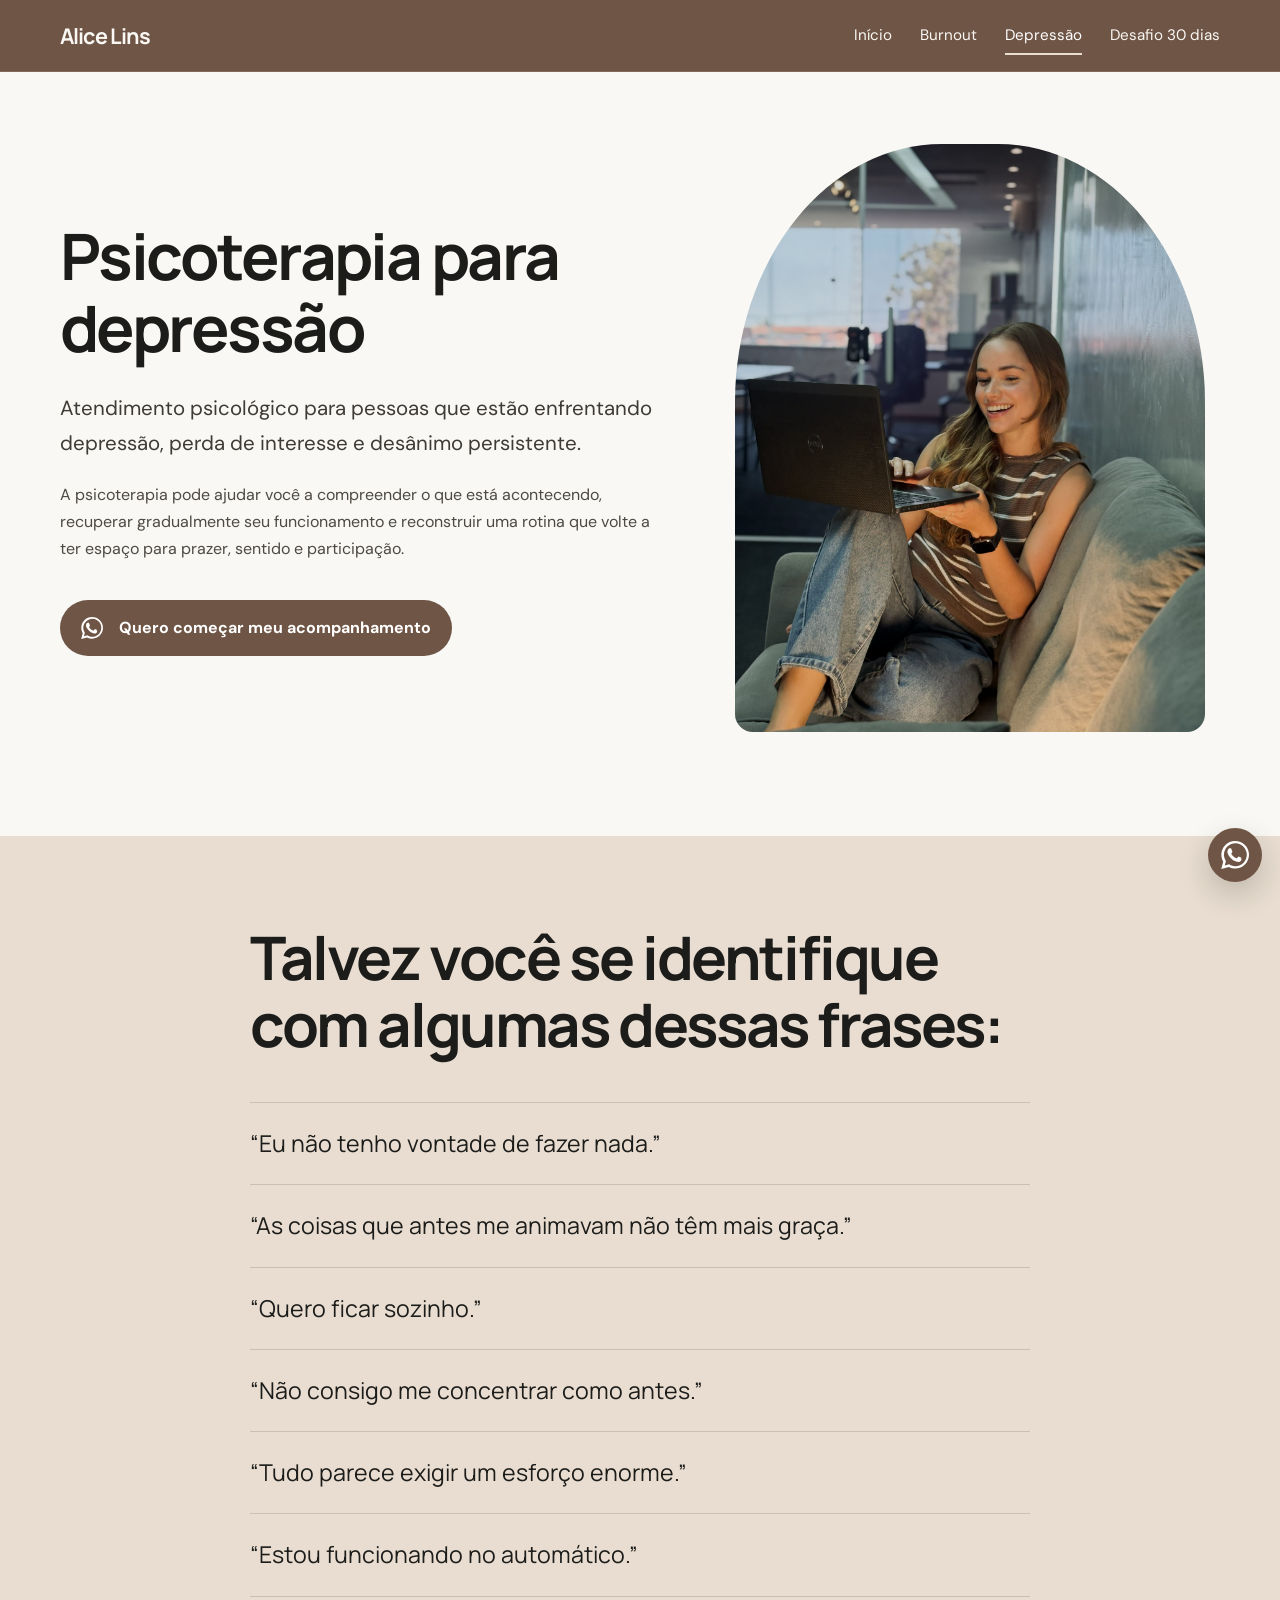
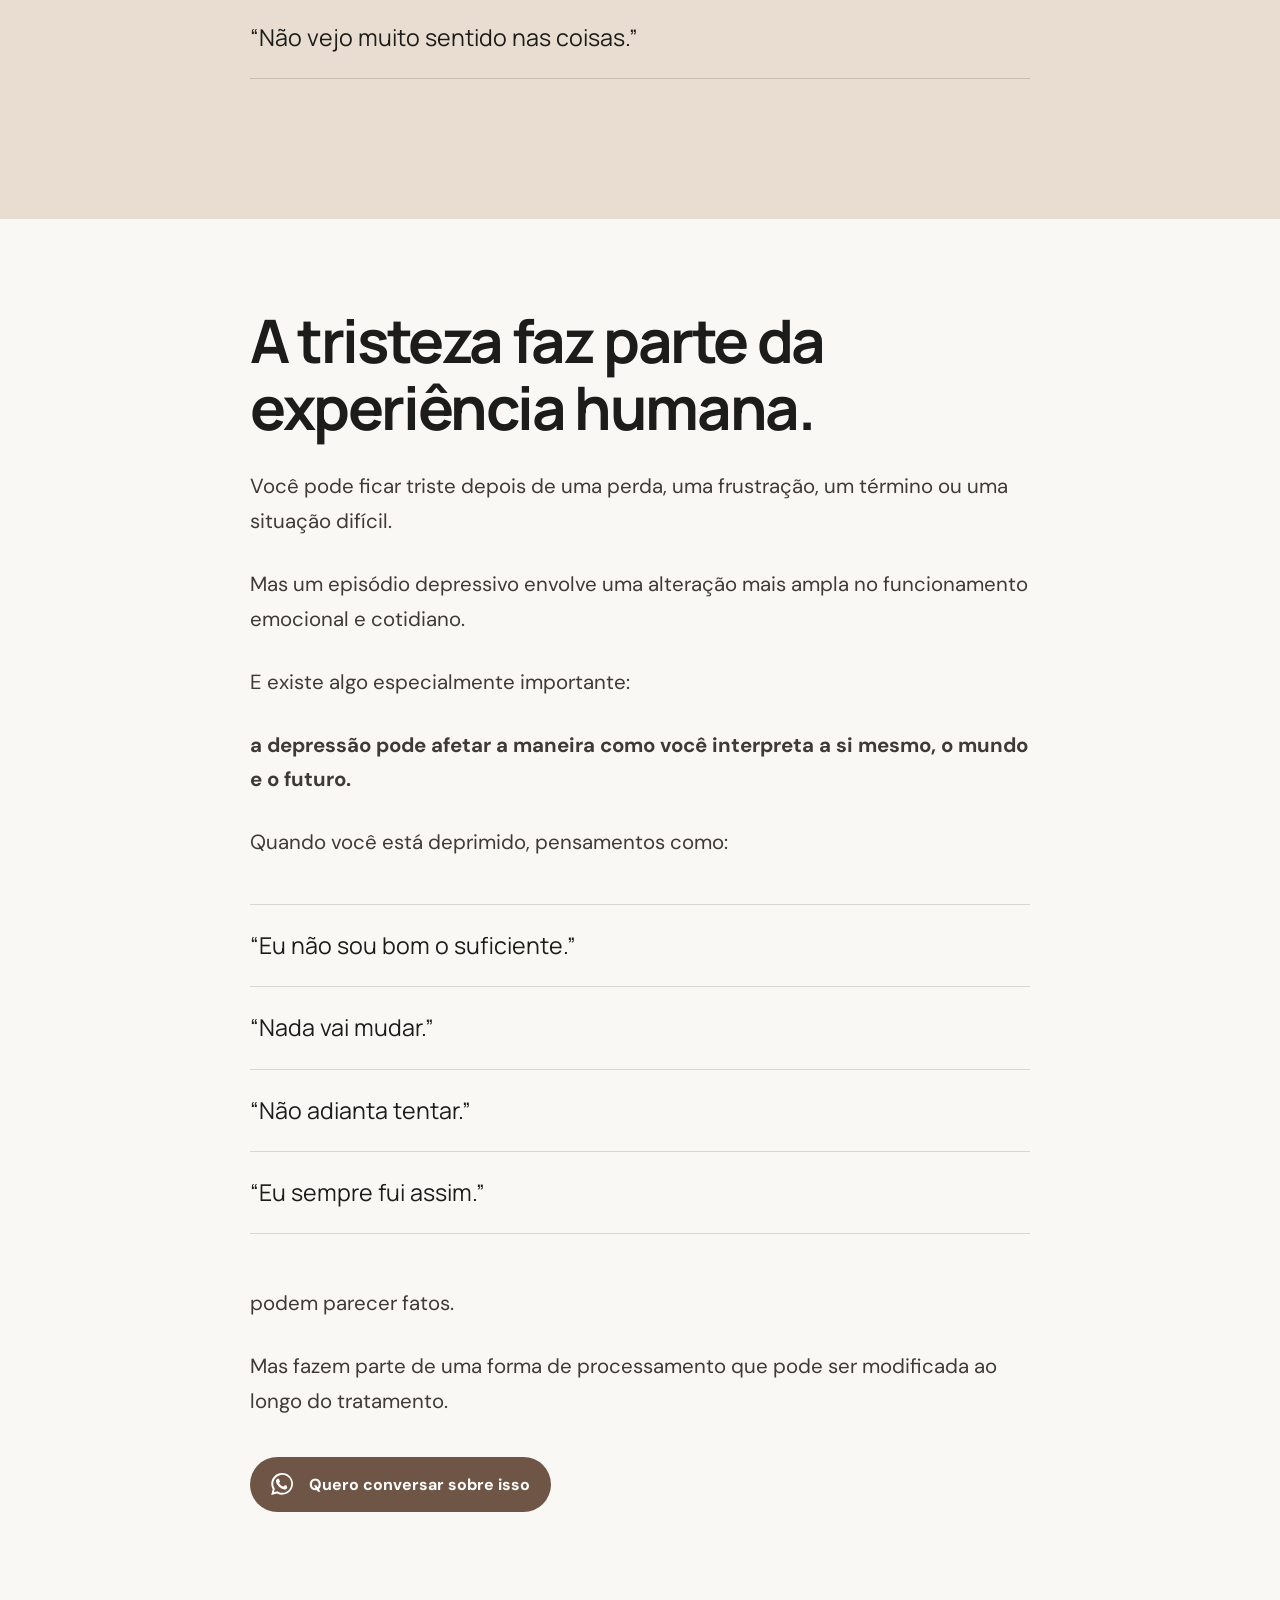
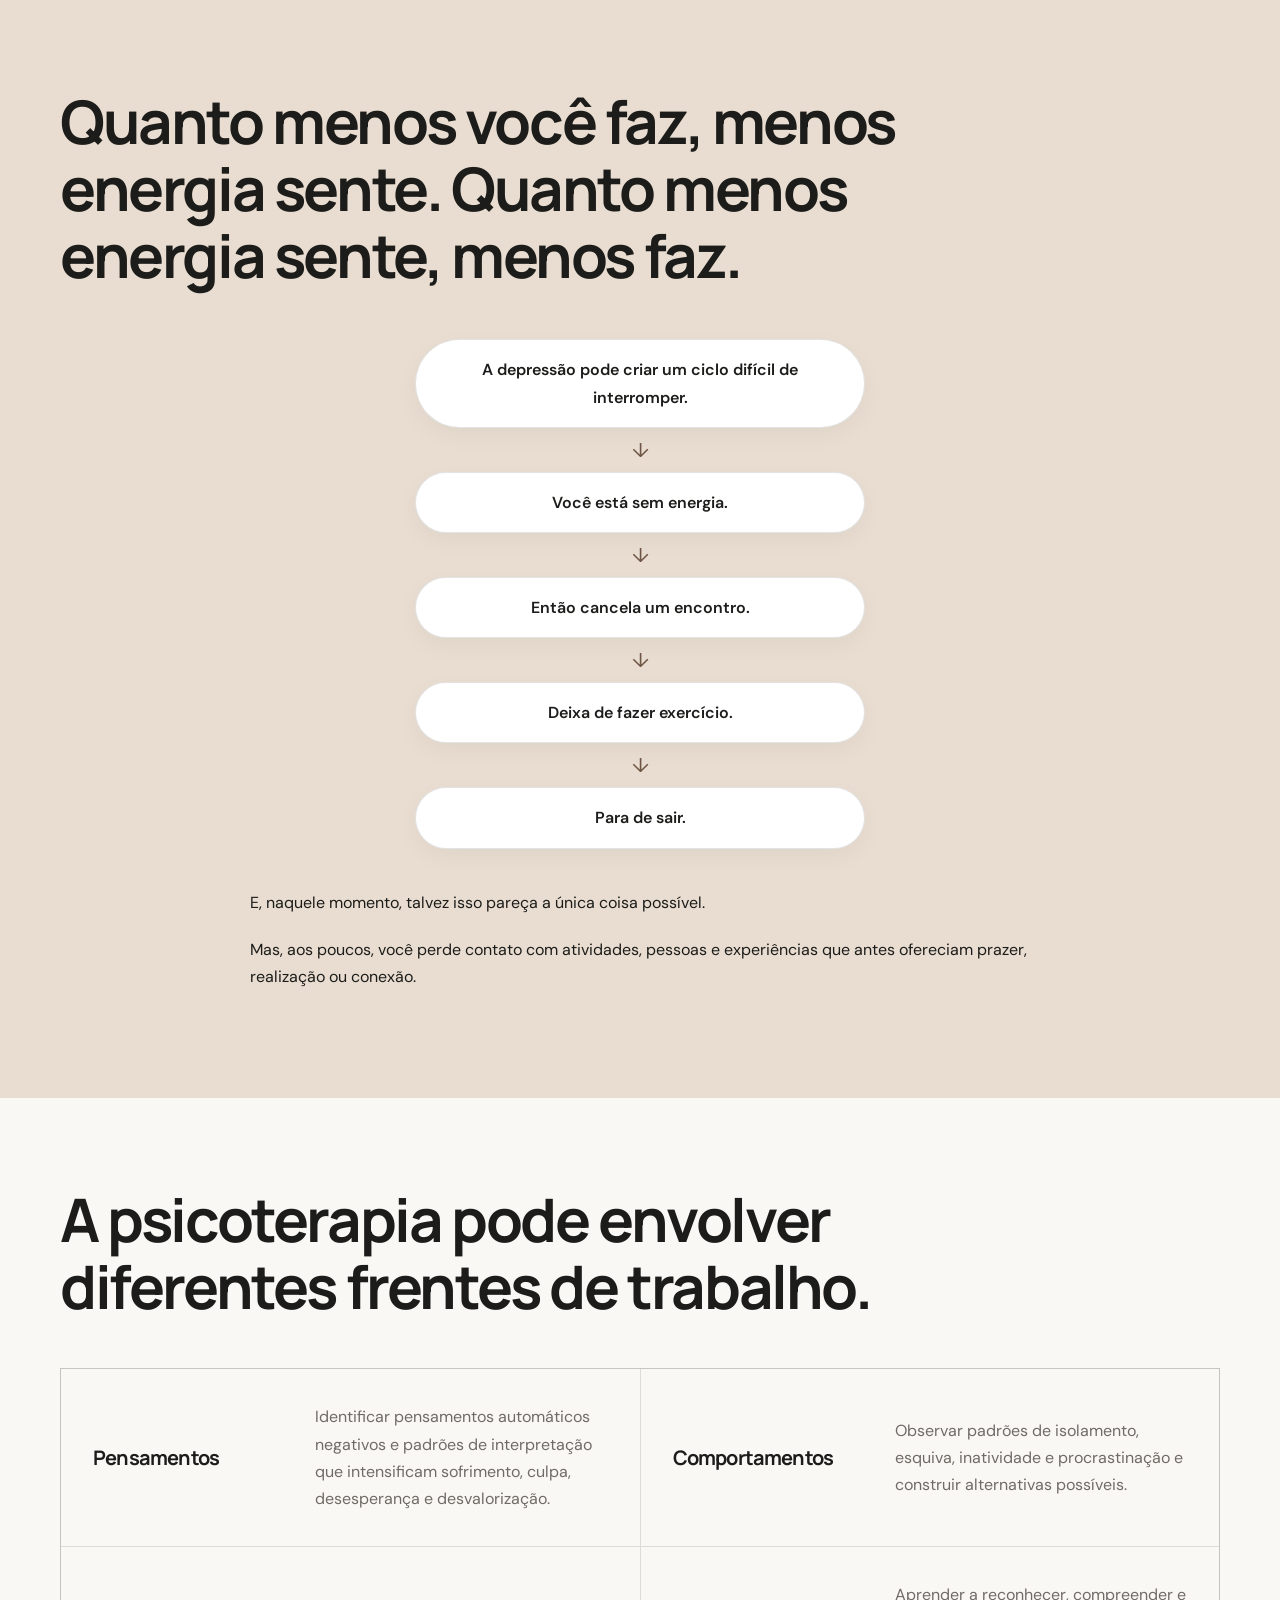
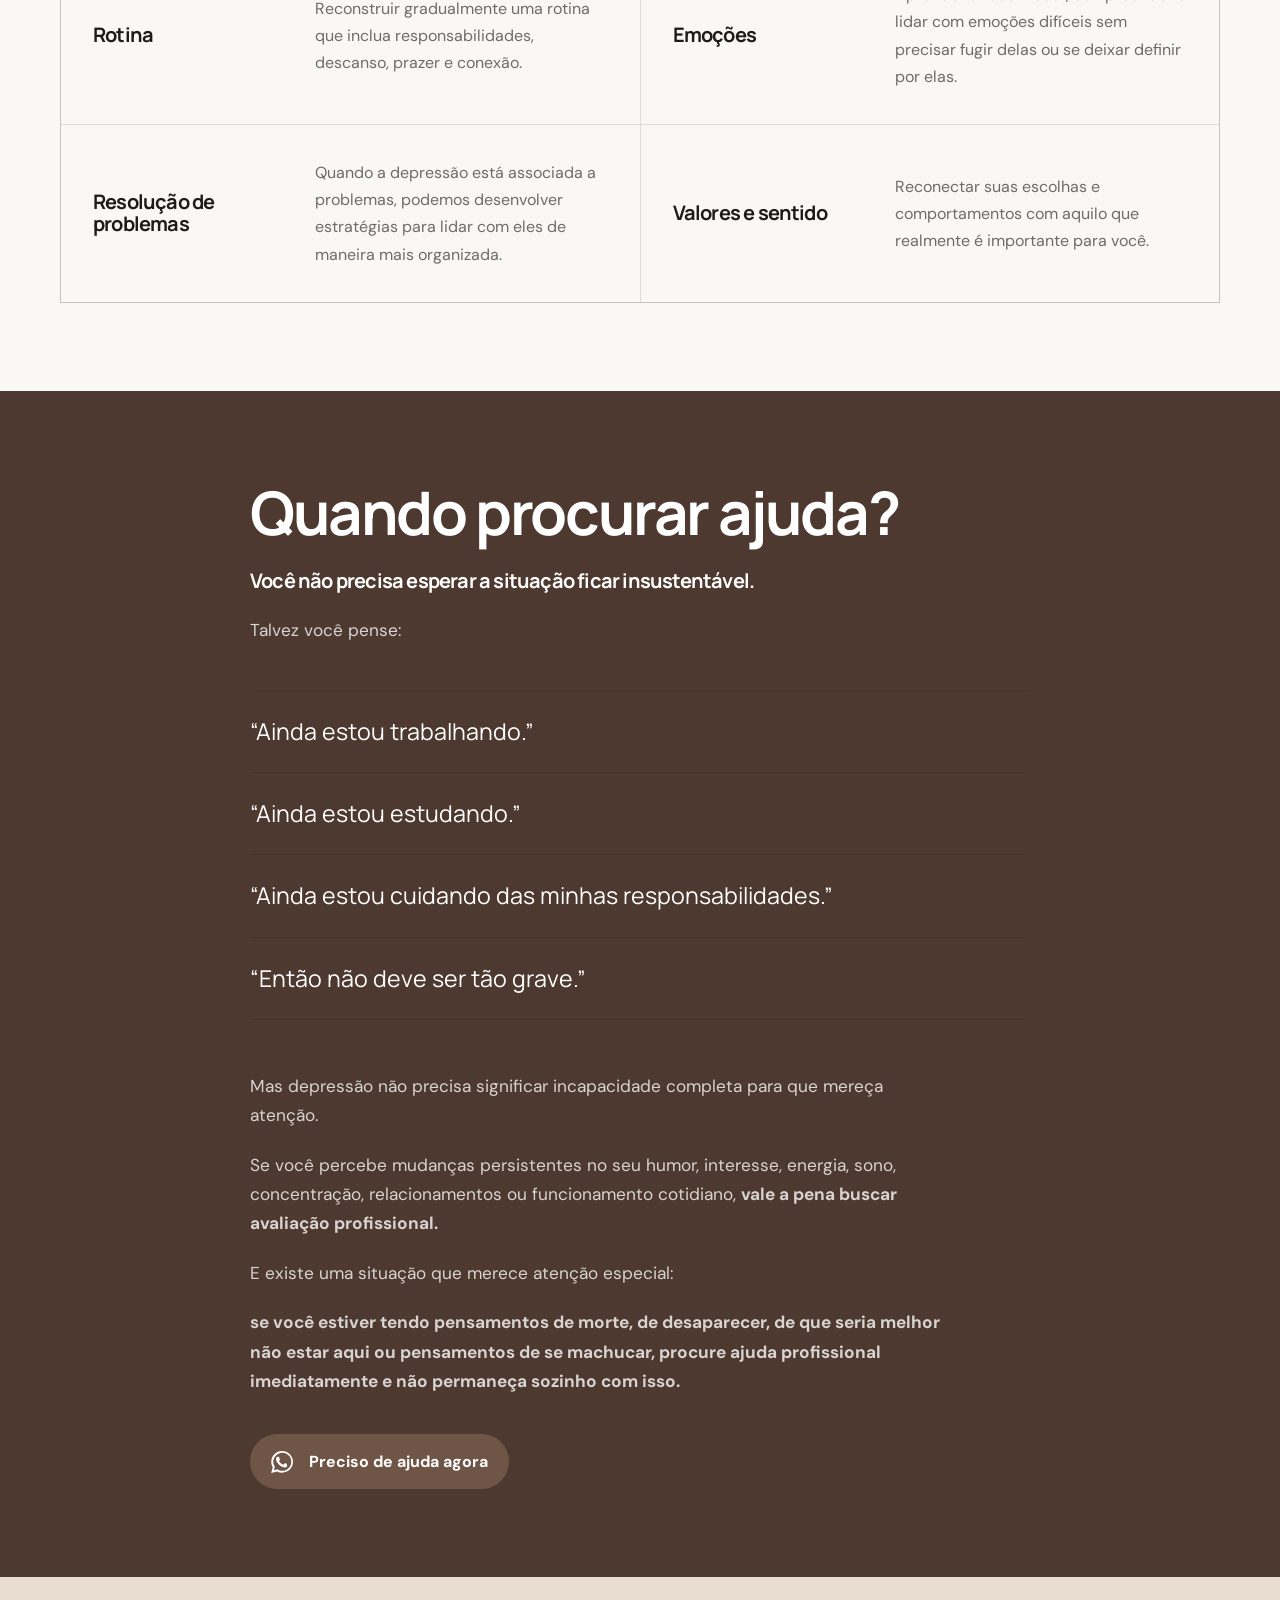
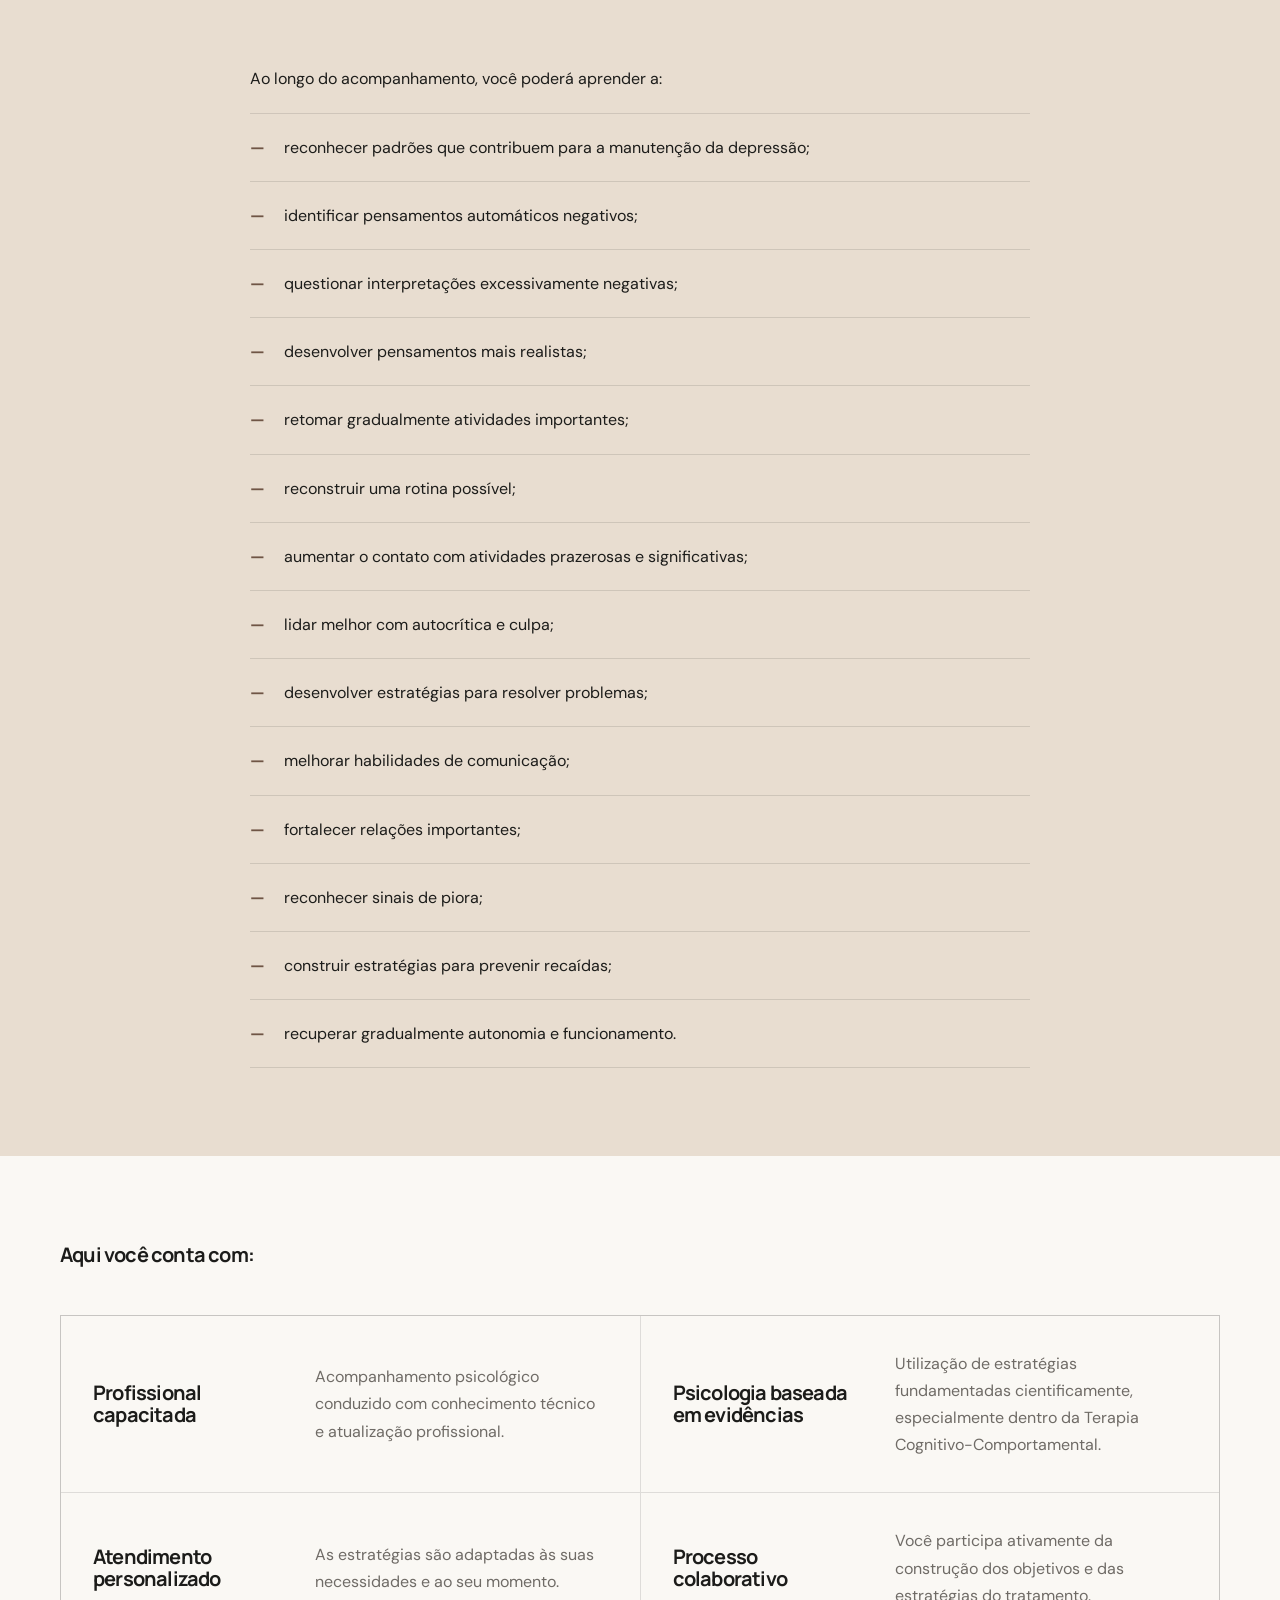
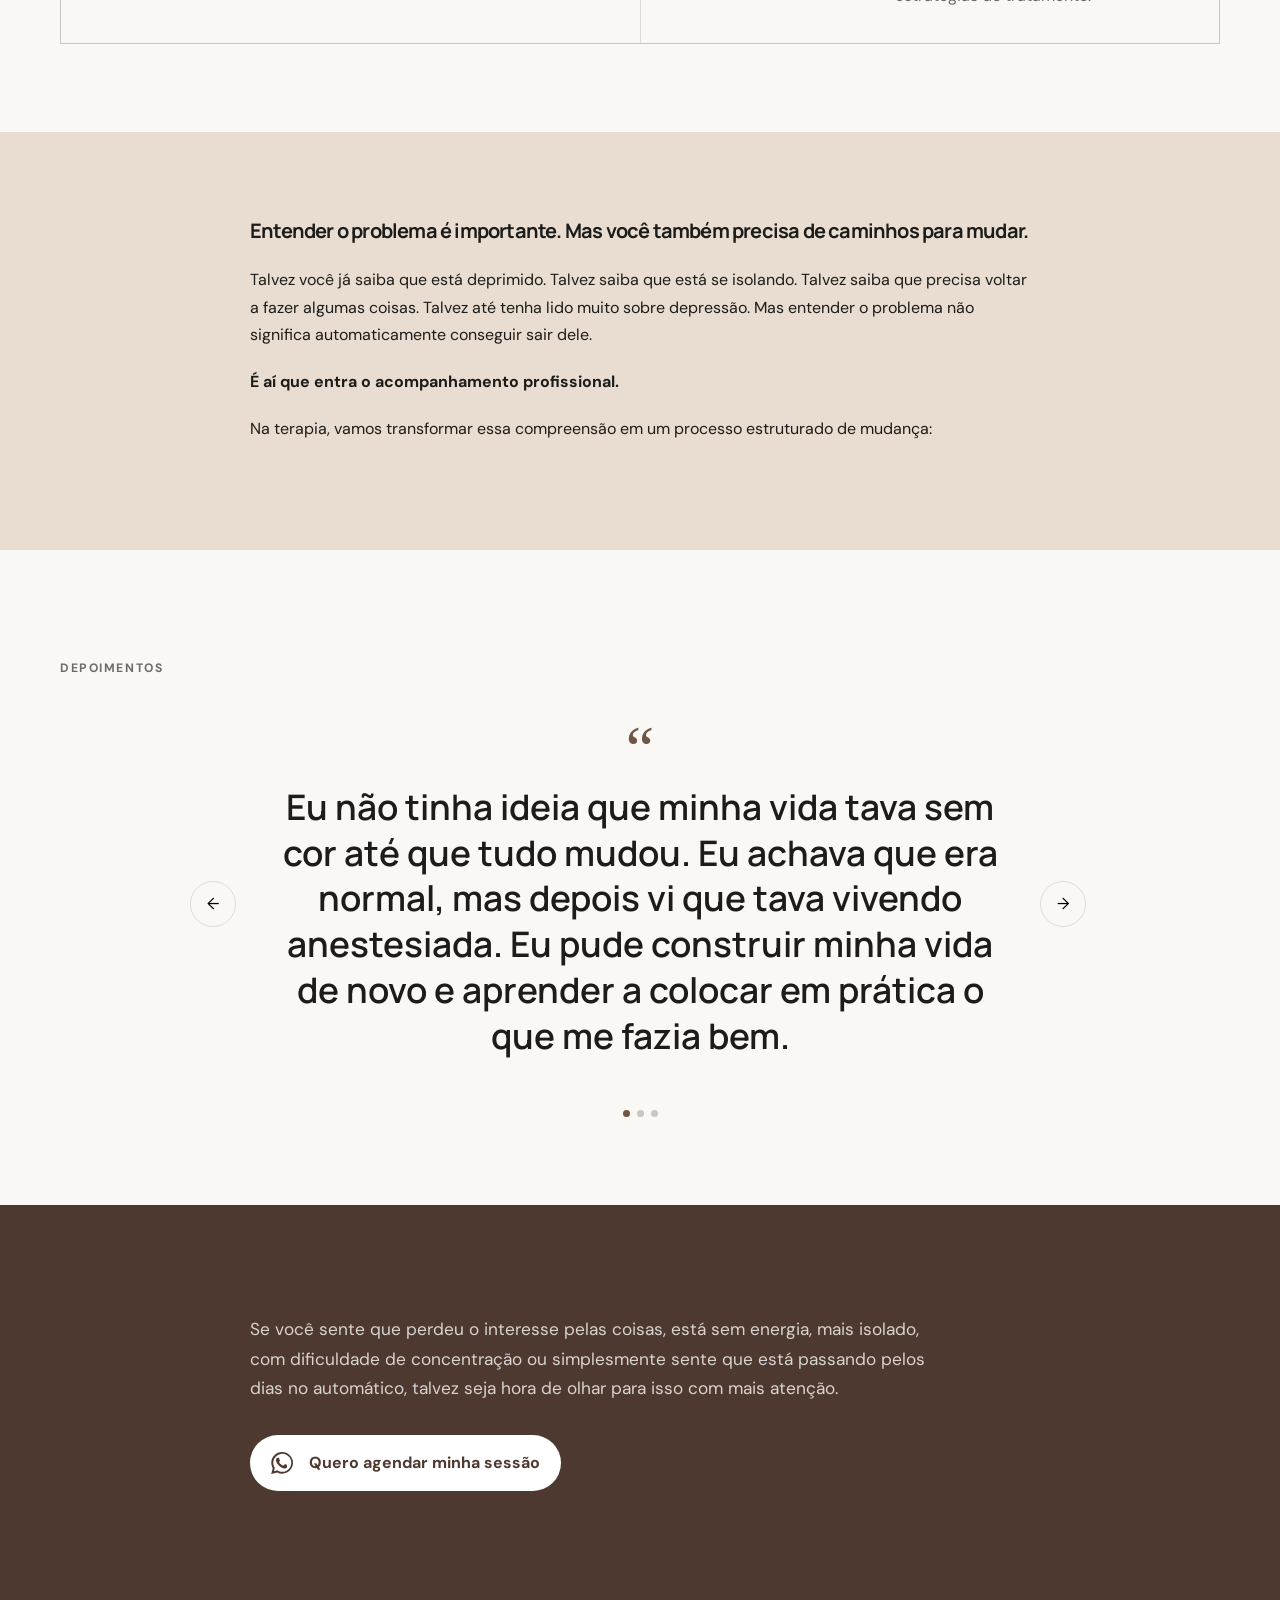
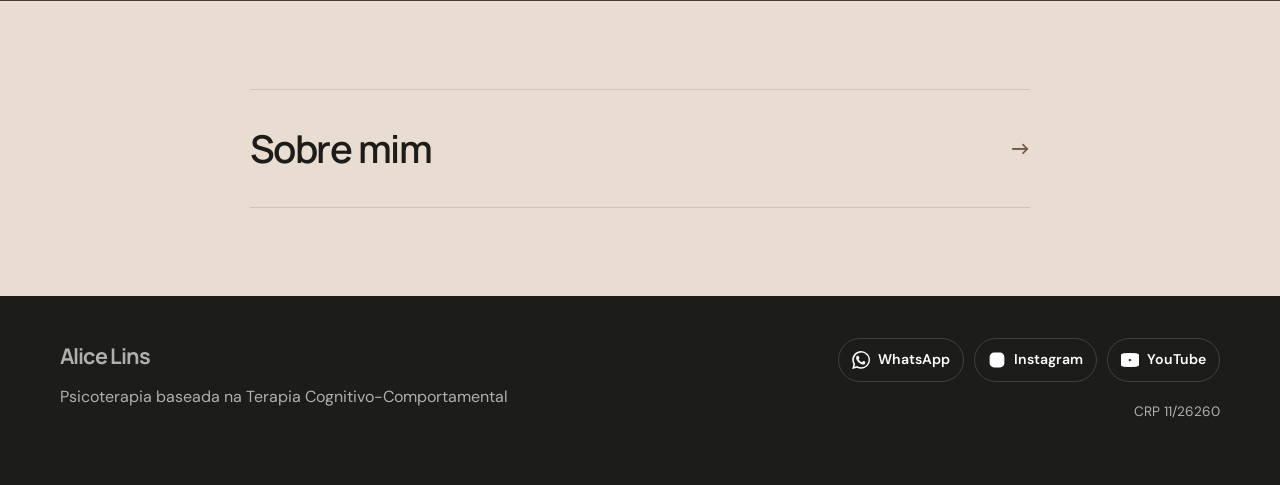
<file: depressao.html>
<!doctype html>
<html lang="pt-BR">

<head>
  <meta charset="utf-8">

  <meta
    name="viewport"
    content="width=device-width, initial-scale=1"
  >

  <meta
    name="description"
    content="Psicoterapia para pessoas que estão enfrentando depressão, perda de interesse, desânimo persistente e dificuldade para voltar a funcionar como antes."
  >

  <meta
    name="theme-color"
    content="#6F5545"
  >

  <meta
    property="og:title"
    content="Psicóloga Alice | Psicoterapia para Depressão"
  >

  <meta
    property="og:description"
    content="Psicoterapia para pessoas que estão enfrentando depressão, perda de interesse, desânimo persistente e dificuldade para voltar a funcionar como antes."
  >

  <meta
    property="og:type"
    content="website"
  >

  <meta
    property="og:locale"
    content="pt_BR"
  >

  <title>
    Psicóloga Alice | Psicoterapia para Depressão
  </title>

  <link
    rel="icon"
    type="image/png"
    href="assets/favicon/favicon.svg"
  >

  <link
    rel="preconnect"
    href="https://fonts.googleapis.com"
  >

  <link
    rel="preconnect"
    href="https://fonts.gstatic.com"
    crossorigin
  >

  <link
    href="https://fonts.googleapis.com/css2?family=DM+Sans:wght@400;500;600;700&family=Manrope:wght@500;600;700&display=swap"
    rel="stylesheet"
  >

  <link
    rel="stylesheet"
    href="css/style.css"
  >


</head>


<body>

  <a
    class="skip-link"
    href="#conteudo"
  >
    Pular para o conteúdo
  </a>


  <!-- =====================================================
       HEADER
  ====================================================== -->

  <header
    class="site-header"
    id="inicio"
  >

    <div class="container nav-wrap">

      <a
        class="brand"
        href="index.html"
        aria-label="Psicóloga Alice — início"
      >
        Alice Lins
      </a>


      <button
        class="menu-toggle"
        type="button"
        aria-expanded="false"
        aria-controls="primary-nav"
        aria-label="Abrir menu"
      >
        <span></span>
        <span></span>
        <span></span>
      </button>


      <nav
        class="primary-nav"
        id="primary-nav"
        aria-label="Navegação principal"
      >

        <a href="index.html">
          Início
        </a>

        <a href="burnout.html">
          Burnout
        </a>

        <a
          class="active"
          href="depressao.html"
          aria-current="page"
        >
          Depressão
        </a>

        <a href="workbook-mentalidade-desacelerada.html">
          Desafio 30 dias
        </a>

      </nav>

    </div>

  </header>


  <main id="conteudo">


    <!-- =====================================================
         HERO
    ====================================================== -->

    <section
      class="hero section section-offwhite"
      aria-labelledby="hero-title"
    >

      <div class="container hero-grid">

        <div class="hero-copy reveal">

          <h1
            class="hero-title"
            id="hero-title"
          >
            Psicoterapia para depressão
          </h1>

          <p class="lead"> Atendimento psicológico para pessoas que estão enfrentando depressão, perda de interesse e desânimo persistente.</p>


          <p>
            A psicoterapia pode ajudar você a compreender o que está acontecendo, recuperar gradualmente seu funcionamento e reconstruir uma rotina que volte a ter espaço para prazer, sentido e participação.
          </p>


          <a
            class="button button-primary"
            data-whatsapp
            href="#"
          >

            <svg
              class="whatsapp-icon"
              viewBox="0 0 24 24"
              aria-hidden="true"
            >
              <path d="M20.5 3.5A11.8 11.8 0 0 0 12.1 0C5.6 0 .3 5.3.3 11.8c0 2.1.6 4.1 1.6 5.9L.2 24l6.5-1.7a11.8 11.8 0 0 0 5.4 1.3h.1c6.5 0 11.8-5.3 11.8-11.8 0-3.1-1.2-6.1-3.5-8.3ZM12.1 21.6c-1.7 0-3.4-.5-4.8-1.4l-.3-.2-3.8 1 1-3.7-.2-.3a9.8 9.8 0 1 1 8.1 4.6Zm5.4-7.3c-.3-.2-1.7-.9-2-.9-.3-.1-.5-.2-.7.2-.2.3-.8.9-1 1.1-.2.2-.4.2-.7.1-1.8-.9-3-1.6-4.2-3.6-.3-.5.3-.5.8-1.7.1-.2 0-.4 0-.6 0-.2-.7-1.6-.9-2.2-.2-.6-.5-.5-.7-.5h-.6c-.2 0-.6.1-.9.4-.3.3-1.1 1.1-1.1 2.7s1.1 3.1 1.3 3.3c.2.2 2.1 3.3 5.2 4.6 1.9.8 2.6.9 3.5.7.5-.1 1.7-.7 1.9-1.4.2-.7.2-1.3.1-1.4-.1-.1-.3-.2-.6-.3Z"/>
            </svg>

            <span>
              Quero começar meu acompanhamento
            </span>

          </a>

        </div>


        <div class="hero-image-wrap reveal">

          <div class="hero-image-frame">

            <img
              src="assets/images/foto-5-alice.jpg"
              alt="Alice, psicóloga"
              class="alice-photo"
              loading="eager"
            >
          </div>

        </div>

      </div>

    </section>


    <!-- =====================================================
         IDENTIFICAÇÃO
    ====================================================== -->

    <section
      class="section section-beige"
      id="identificacao"
      aria-labelledby="identificacao-title"
    >

      <div class="container narrow">

        <h2 id="identificacao-title">
          Talvez você se identifique com algumas dessas frases:
        </h2>


        <div class="quote-list">

          <blockquote>
            “Eu não tenho vontade de fazer nada.”
          </blockquote>

          <blockquote>
            “As coisas que antes me animavam não têm mais graça.”
          </blockquote>

          <blockquote>
            “Quero ficar sozinho.”
          </blockquote>

          <blockquote>
            “Não consigo me concentrar como antes.”
          </blockquote>

          <blockquote>
            “Tudo parece exigir um esforço enorme.”
          </blockquote>

          <blockquote>
            “Estou funcionando no automático.”
          </blockquote>

          <blockquote>
            “Não vejo muito sentido nas coisas.”
          </blockquote>

        </div>

      </div>

    </section>


    <!-- =====================================================
         TRISTEZA E DEPRESSÃO
    ====================================================== -->

    <section
      class="section section-offwhite"
      id="tristeza-depressao"
      aria-labelledby="tristeza-title"
    >

      <div class="container narrow">

        <h2 id="tristeza-title">
          A tristeza faz parte da experiência humana.
        </h2>


        <p class="lead">
          Você pode ficar triste depois de uma perda, uma frustração, um término ou uma situação difícil.
        </p>


        <p class="lead">
          Mas um episódio depressivo envolve uma alteração mais ampla no funcionamento emocional e cotidiano.
        </p>


        <p class="lead">
          E existe algo especialmente importante:
        </p>


        <p class="lead">
          <strong>
            a depressão pode afetar a maneira como você interpreta a si mesmo, o mundo e o futuro.
          </strong>
        </p>


        <p class="lead">
          Quando você está deprimido, pensamentos como:
        </p>


        <div class="quote-list">

          <blockquote>
            “Eu não sou bom o suficiente.”
          </blockquote>

          <blockquote>
            “Nada vai mudar.”
          </blockquote>

          <blockquote>
            “Não adianta tentar.”
          </blockquote>

          <blockquote>
            “Eu sempre fui assim.”
          </blockquote>

        </div>


        <p class="lead">
          podem parecer fatos.
        </p>


        <p class="lead">
          Mas fazem parte de uma forma de processamento que pode ser modificada ao longo do tratamento.
        </p>

        <a
          class="button button-primary"
          data-whatsapp
          href="#"
        >
          <svg
            class="whatsapp-icon"
            viewBox="0 0 24 24"
            aria-hidden="true"
          >
            <path d="M20.5 3.5A11.8 11.8 0 0 0 12.1 0C5.6 0 .3 5.3.3 11.8c0 2.1.6 4.1 1.6 5.9L.2 24l6.5-1.7a11.8 11.8 0 0 0 5.4 1.3h.1c6.5 0 11.8-5.3 11.8-11.8 0-3.1-1.2-6.1-3.5-8.3ZM12.1 21.6c-1.7 0-3.4-.5-4.8-1.4l-.3-.2-3.8 1 1-3.7-.2-.3a9.8 9.8 0 1 1 8.1 4.6Zm5.4-7.3c-.3-.2-1.7-.9-2-.9-.3-.1-.5-.2-.7.2-.2.3-.8.9-1 1.1-.2.2-.4.2-.7.1-1.8-.9-3-1.6-4.2-3.6-.3-.5.3-.5.8-1.7.1-.2 0-.4 0-.6 0-.2-.7-1.6-.9-2.2-.2-.6-.5-.5-.7-.5h-.6c-.2 0-.6.1-.9.4-.3.3-1.1 1.1-1.1 2.7s1.1 3.1 1.3 3.3c.2.2 2.1 3.3 5.2 4.6 1.9.8 2.6.9 3.5.8.6-.1 1.7-.7 2-1.4.2-.7.2-1.3.1-1.4-.1-.1-.3-.2-.6-.3Z"/>
          </svg>

          <span>
            Quero conversar sobre isso
          </span>
        </a>

        </div>

        </section>

      </div>

    </section>


    <!-- =====================================================
         CICLO
    ====================================================== -->

    <section
      class="section section-beige"
      id="ciclo-depressao"
      aria-labelledby="ciclo-title"
    >

      <div class="container">

        <div class="section-heading">

          <h2 id="ciclo-title">
            Quanto menos você faz, menos energia sente. Quanto menos energia sente, menos faz.
          </h2>

        </div>


        <div class="cycle">

          <div class="cycle-step">
            A depressão pode criar um ciclo difícil de interromper.
          </div>

          <div class="cycle-arrow" aria-hidden="true">
            ↓
          </div>

          <div class="cycle-step">
            Você está sem energia.
          </div>

          <div class="cycle-arrow" aria-hidden="true">
            ↓
          </div>

          <div class="cycle-step">
            Então cancela um encontro.
          </div>

          <div class="cycle-arrow" aria-hidden="true">
            ↓
          </div>

          <div class="cycle-step">
            Deixa de fazer exercício.
          </div>

          <div class="cycle-arrow" aria-hidden="true">
            ↓
          </div>

          <div class="cycle-step">
            Para de sair.
          </div>

        </div>


        <div class="narrow">

          <p>
            E, naquele momento, talvez isso pareça a única coisa possível.
          </p>

          <p>
            Mas, aos poucos, você perde contato com atividades, pessoas e experiências que antes ofereciam prazer, realização ou conexão.
          </p>

        </div>

      </div>

    </section>


    <!-- =====================================================
         FRENTES DE TRABALHO
    ====================================================== -->

    <section
      class="section section-offwhite"
      id="frentes"
      aria-labelledby="frentes-title"
    >

      <div class="container">

        <div class="section-heading">

          <h2 id="frentes-title">
            A psicoterapia pode envolver diferentes frentes de trabalho.
          </h2>

        </div>


        <div class="treatment-grid">

          <article>

            <h3>
              Pensamentos
            </h3>

            <p>
              Identificar pensamentos automáticos negativos e padrões de interpretação que intensificam sofrimento, culpa, desesperança e desvalorização.
            </p>

          </article>


          <article>

            <h3>
              Comportamentos
            </h3>

            <p>
              Observar padrões de isolamento, esquiva, inatividade e procrastinação e construir alternativas possíveis.
            </p>

          </article>


          <article>

            <h3>
              Rotina
            </h3>

            <p>
              Reconstruir gradualmente uma rotina que inclua responsabilidades, descanso, prazer e conexão.
            </p>

          </article>


          <article>

            <h3>
              Emoções
            </h3>

            <p>
              Aprender a reconhecer, compreender e lidar com emoções difíceis sem precisar fugir delas ou se deixar definir por elas.
            </p>

          </article>


          <article>

            <h3>
              Resolução de problemas
            </h3>

            <p>
              Quando a depressão está associada a problemas, podemos desenvolver estratégias para lidar com eles de maneira mais organizada.
            </p>

          </article>


          <article>

            <h3>
              Valores e sentido
            </h3>

            <p>
              Reconectar suas escolhas e comportamentos com aquilo que realmente é importante para você.
            </p>

          </article>

        </div>

      </div>

    </section>


    <!-- =====================================================
         QUANDO PROCURAR AJUDA
    ====================================================== -->

    <section
      class="section section-dark"
      id="quando-procurar-ajuda"
      aria-labelledby="quando-title"
    >

      <div class="container narrow">

        <h2 id="quando-title">
          Quando procurar ajuda?
        </h2>


        <h3>
          Você não precisa esperar a situação ficar insustentável.
        </h3>


        <p>
          Talvez você pense:
        </p>


        <div class="quote-list">

          <blockquote>
            “Ainda estou trabalhando.”
          </blockquote>

          <blockquote>
            “Ainda estou estudando.”
          </blockquote>

          <blockquote>
            “Ainda estou cuidando das minhas responsabilidades.”
          </blockquote>

          <blockquote>
            “Então não deve ser tão grave.”
          </blockquote>

        </div>


        <p>
          Mas depressão não precisa significar incapacidade completa para que mereça atenção.
        </p>


        <p>
          Se você percebe mudanças persistentes no seu humor, interesse, energia, sono, concentração, relacionamentos ou funcionamento cotidiano, <strong>vale a pena buscar avaliação profissional.</strong>
        </p>


        <p>
          E existe uma situação que merece atenção especial:
        </p>


        <p>
          <strong>
            se você estiver tendo pensamentos de morte, de desaparecer, de que seria melhor não estar aqui ou pensamentos de se machucar, procure ajuda profissional imediatamente e não permaneça sozinho com isso.
          </strong>
        </p>


        <div class="help-now">

          <a
              class="button button-primary"
              data-whatsapp
              href="#"
            >
              <svg
                class="whatsapp-icon"
                viewBox="0 0 24 24"
                aria-hidden="true"
              >
                <path d="M20.5 3.5A11.8 11.8 0 0 0 12.1 0C5.6 0 .3 5.3.3 11.8c0 2.1.6 4.1 1.6 5.9L.2 24l6.5-1.7a11.8 11.8 0 0 0 5.4 1.3h.1c6.5 0 11.8-5.3 11.8-11.8 0-3.1-1.2-6.1-3.5-8.3ZM12.1 21.6c-1.7 0-3.4-.5-4.8-1.4l-.3-.2-3.8 1 1-3.7-.2-.3a9.8 9.8 0 1 1 8.1 4.6Zm5.4-7.3c-.3-.2-1.7-.9-2-.9-.3-.1-.5-.2-.7.2-.2.3-.8.9-1 1.1-.2.2-.4.2-.7.1-1.8-.9-3-1.6-4.2-3.6-.3-.5.3-.5.8-1.7.1-.2 0-.4 0-.6 0-.2-.7-1.6-.9-2.2-.2-.6-.5-.5-.7-.5h-.6c-.2 0-.6.1-.9.4-.3.3-1.1 1.1-1.1 2.7s1.1 3.1 1.3 3.3c.2.2 2.1 3.3 5.2 4.6 1.9.8 2.6.9 3.5.8.6-.1 1.7-.7 2-1.4.2-.7.2-1.3.1-1.4-.1-.1-.3-.2-.6-.3Z"/>
              </svg>

              <span>
                <strong>
                  Preciso de ajuda agora
                </strong>
              </span>
            </a>

          </div>
        </div>

      </div>

    </section>


    <!-- =====================================================
         MUDANÇAS
    ====================================================== -->

    <section
      class="section section-beige reflection"
      id="mudancas"
      aria-labelledby="mudancas-title"
    >

      <div class="container narrow">

        <p>
          Ao longo do acompanhamento, você poderá aprender a:
        </p>


        <ul class="check-list">

          <li>
            reconhecer padrões que contribuem para a manutenção da depressão;
          </li>

          <li>
            identificar pensamentos automáticos negativos;
          </li>

          <li>
            questionar interpretações excessivamente negativas;
          </li>

          <li>
            desenvolver pensamentos mais realistas;
          </li>

          <li>
            retomar gradualmente atividades importantes;
          </li>

          <li>
            reconstruir uma rotina possível;
          </li>

          <li>
            aumentar o contato com atividades prazerosas e significativas;
          </li>

          <li>
            lidar melhor com autocrítica e culpa;
          </li>

          <li>
            desenvolver estratégias para resolver problemas;
          </li>

          <li>
            melhorar habilidades de comunicação;
          </li>

          <li>
            fortalecer relações importantes;
          </li>

          <li>
            reconhecer sinais de piora;
          </li>

          <li>
            construir estratégias para prevenir recaídas;
          </li>

          <li>
            recuperar gradualmente autonomia e funcionamento.
          </li>

        </ul>

      </div>

    </section>


    <!-- =====================================================
         TRATAMENTO PERSONALIZADO
    ====================================================== -->

    <section
      class="section section-offwhite"
      id="tratamento"
      aria-labelledby="tratamento-title"
    >

      <div class="container">

        <div class="section-heading">

          <h3>
            Aqui você conta com:
          </h3>

        </div>


        <div class="treatment-grid">

          <article>

            <h3>
              Profissional capacitada
            </h3>

            <p>
              Acompanhamento psicológico conduzido com conhecimento técnico e atualização profissional.
            </p>

          </article>


          <article>

            <h3>
              Psicologia baseada em evidências
            </h3>

            <p>
              Utilização de estratégias fundamentadas cientificamente, especialmente dentro da Terapia Cognitivo-Comportamental.
            </p>

          </article>


          <article>

            <h3>
              Atendimento personalizado
            </h3>

            <p>
              As estratégias são adaptadas às suas necessidades e ao seu momento.
            </p>

          </article>


          <article>

            <h3>
              Processo colaborativo
            </h3>

            <p>
              Você participa ativamente da construção dos objetivos e das estratégias do tratamento.
            </p>

          </article>

        </div>

      </div>

    </section>


    <!-- =====================================================
         SABER NÃO É SUFICIENTE
    ====================================================== -->

    <section
      class="section section-beige"
      id="saber-nao-e-suficiente"
      aria-labelledby="saber-title"
    >

      <div class="container narrow">

        <h3>
          Entender o problema é importante. Mas você também precisa de caminhos para mudar.
        </h3>


        <p>
          Talvez você já saiba que está deprimido. Talvez saiba que está se isolando. Talvez saiba que precisa voltar a fazer algumas coisas. Talvez até tenha lido muito sobre depressão. Mas entender o problema não significa automaticamente conseguir sair dele.
        </p>


        <p>
          <strong>
            É aí que entra o acompanhamento profissional.
          </strong>
        </p>


        <p>
          Na terapia, vamos transformar essa compreensão em um processo estruturado de mudança:
        </p>

      </div>

    </section>


    <!-- =====================================================
         DEPOIMENTOS
    ====================================================== -->

    <section
      class="section section-offwhite"
      id="depoimentos"
      aria-labelledby="depoimentos-title"
    >

      <div class="container">

        <div class="section-heading">

          <p class="eyebrow">
            Depoimentos
          </p>

        </div>


        <div
          class="testimonial"
          data-testimonial
        >

          <button
            class="testimonial-arrow prev"
            type="button"
            aria-label="Depoimento anterior"
          >
            ←
          </button>


          <div class="testimonial-content">

            <span
              class="testimonial-mark"
              aria-hidden="true"
            >
              “
            </span>

            <blockquote id="testimonial-text"></blockquote>

          </div>


          <button
            class="testimonial-arrow next"
            type="button"
            aria-label="Próximo depoimento"
          >
            →
          </button>

        </div>


        <div
          class="testimonial-dots"
          aria-label="Navegação dos depoimentos"
        ></div>

      </div>

    </section>

    

    <!-- =====================================================
         CTA FINAL
    ====================================================== -->

    <section
      class="section final-cta"
      id="cta"
      aria-labelledby="cta-title"
    >

      <div class="container narrow">

        <p>
          Se você sente que perdeu o interesse pelas coisas, está sem energia, mais isolado, com dificuldade de concentração ou simplesmente sente que está passando pelos dias no automático, talvez seja hora de olhar para isso com mais atenção.
        </p>


        <a
          class="button button-light"
          data-whatsapp
          href="#"
        >

          <svg
            class="whatsapp-icon"
            viewBox="0 0 24 24"
            aria-hidden="true"
          >
            <path d="M20.5 3.5A11.8 11.8 0 0 0 12.1 0C5.6 0 .3 5.3.3 11.8c0 2.1.6 4.1 1.6 5.9L.2 24l6.5-1.7a11.8 11.8 0 0 0 5.4 1.3h.1c6.5 0 11.8-5.3 11.8-11.8 0-3.1-1.2-6.1-3.5-8.3ZM12.1 21.6c-1.7 0-3.4-.5-4.8-1.4l-.3-.2-3.8 1 1-3.7-.2-.3a9.8 9.8 0 1 1 8.1 4.6Zm5.4-7.3c-.3-.2-1.7-.9-2-.9-.3-.1-.5-.2-.7.2-.2.3-.8.9-1 1.1-.2.2-.4.2-.7.1-1.8-.9-3-1.6-4.2-3.6-.3-.5.3-.5.8-1.7.1-.2 0-.4 0-.6 0-.2-.7-1.6-.9-2.2-.2-.6-.5-.5-.7-.5h-.6c-.2 0-.6.1-.9.4-.3.3-1.1 1.1-1.1 2.7s1.1 3.1 1.3 3.3c.2.2 2.1 3.3 5.2 4.6 1.9.8 2.6.9 3.5.7.5-.1 1.7-.7 1.9-1.4.2-.7.2-1.3.1-1.4-.1-.1-.3-.2-.6-.3Z"/>
          </svg>

          <span>
            Quero agendar minha sessão
          </span>

        </a>

      </div>

    </section>

    <section
      class="section section-beige"
      id="sobre-alice"
      aria-labelledby="Sobre Alice"
    >

      <div class="container narrow">

        <a
          class="home-section-link"
          href="index.html#sobre-mim"
        >

          <span>
            Sobre mim
          </span>

          <span aria-hidden="true">
            →
          </span>

        </a>

      </div>

    </section>



    <!-- =====================================================
         FAQ
    ====================================================== -->

  </main>


  <!-- =====================================================
       FOOTER
  ====================================================== -->

  <footer class="site-footer">

    <div class="container footer-grid">

      <div>

        <p class="brand footer-brand">
          Alice Lins
        </p>

        <p>
          Psicoterapia baseada na
          Terapia Cognitivo-Comportamental
        </p>

      </div>


      <div class="footer-actions">

        <div
          class="social-links"
          aria-label="Redes sociais"
        >


          <!-- WHATSAPP -->

          <a
            class="social-link"
            data-whatsapp
            href="#"
            aria-label="Falar com Alice pelo WhatsApp"
            title="WhatsApp"
          >

            <svg
              viewBox="0 0 24 24"
              aria-hidden="true"
            >
              <path d="M20.5 3.5A11.8 11.8 0 0 0 12.1 0C5.6 0 .3 5.3.3 11.8c0 2.1.6 4.1 1.6 5.9L.2 24l6.5-1.7a11.8 11.8 0 0 0 5.4 1.3h.1c6.5 0 11.8-5.3 11.8-11.8 0-3.1-1.2-6.1-3.5-8.3ZM12.1 21.6c-1.7 0-3.4-.5-4.8-1.4l-.3-.2-3.8 1 1-3.7-.2-.3a9.8 9.8 0 1 1 8.1 4.6Zm5.4-7.3c-.3-.2-1.7-.9-2-.9-.3-.1-.5-.2-.7.2-.2.3-.8.9-1 1.1-.2.2-.4.2-.7.1-1.8-.9-3-1.6-4.2-3.6-.3-.5.3-.5.8-1.7.1-.2 0-.4 0-.6 0-.2-.7-1.6-.9-2.2-.2-.6-.5-.5-.7-.5h-.6c-.2 0-.6.1-.9.4-.3.3-1.1 1.1-1.1 2.7s1.1 3.1 1.3 3.3c.2.2 2.1 3.3 5.2 4.6 1.9.8 2.6.9 3.5.8.6-.1 1.7-.7 2-1.4.2-.7.2-1.3.1-1.4-.1-.1-.3-.2-.6-.3Z"/>
            </svg>

            <span>
              WhatsApp
            </span>

          </a>


          <!-- INSTAGRAM -->

          <a
            class="social-link"
            href="https://www.instagram.com/alicecomopsi/"
            target="_blank"
            rel="noopener noreferrer"
            aria-label="Instagram da Alice"
            title="Instagram"
          >

            <svg
              viewBox="0 0 24 24"
              aria-hidden="true"
            >

              <rect
                x="3"
                y="3"
                width="18"
                height="18"
                rx="5"
                ry="5"
              ></rect>

              <circle
                cx="12"
                cy="12"
                r="4"
              ></circle>

              <circle
                cx="17.5"
                cy="6.5"
                r="1"
              ></circle>

            </svg>

            <span>
              Instagram
            </span>

          </a>


          <!-- YOUTUBE -->

          <a
            class="social-link"
            href="https://www.youtube.com/@alicemslins"
            target="_blank"
            rel="noopener noreferrer"
            aria-label="Canal da Alice no YouTube"
            title="YouTube"
          >

            <svg
              viewBox="0 0 24 24"
              aria-hidden="true"
            >
              <path d="M23.5 6.2a3 3 0 0 0-2.1-2.1C19.5 3.6 12 3.6 12 3.6s-7.5 0-9.4.5A3 3 0 0 0 .5 6.2 31 31 0 0 0 0 12a31 31 0 0 0 .5 5.8 3 3 0 0 0 2.1 2.1c1.9.5 9.4.5 9.4.5s7.5 0 9.4-.5a3 3 0 0 0 2.1-2.1A31 31 0 0 0 24 12a31 31 0 0 0-.5-5.8ZM9.6 15.6V8.4l6.3 3.6-6.3 3.6Z"/>
            </svg>

            <span>
              YouTube
            </span>

          </a>

        </div>


        <p>
          CRP 11/26260
        </p>

      </div>

    </div>

  </footer>


  <!-- =====================================================
       WHATSAPP FLUTUANTE
  ====================================================== -->

  <a
    class="whatsapp-float"
    data-whatsapp
    href="#"
    aria-label="Falar com Alice pelo WhatsApp"
    title="Falar pelo WhatsApp"
  >

    <svg
      viewBox="0 0 24 24"
      aria-hidden="true"
    >
      <path d="M20.5 3.5A11.8 11.8 0 0 0 12.1 0C5.6 0 .3 5.3.3 11.8c0 2.1.6 4.1 1.6 5.9L.2 24l6.5-1.7a11.8 11.8 0 0 0 5.4 1.3h.1c6.5 0 11.8-5.3 11.8-11.8 0-3.1-1.2-6.1-3.5-8.3ZM12.1 21.6c-1.7 0-3.4-.5-4.8-1.4l-.3-.2-3.8 1 1-3.7-.2-.3a9.8 9.8 0 1 1 8.1 4.6Zm5.4-7.3c-.3-.2-1.7-.9-2-.9-.3-.1-.5-.2-.7.2-.2.3-.8.9-1 1.1-.2.2-.4.2-.7.1-1.8-.9-3-1.6-4.2-3.6-.3-.5.3-.5.8-1.7.1-.2 0-.4 0-.6 0-.2-.7-1.6-.9-2.2-.2-.6-.5-.5-.7-.5h-.6c-.2 0-.6.1-.9.4-.3.3-1.1 1.1-1.1 2.7s1.1 3.1 1.3 3.3c.2.2 2.1 3.3 5.2 4.6 1.9.8 2.6.9 3.5.7.5-.1 1.7-.7 1.9-1.4.2-.7.2-1.3.1-1.4-.1-.1-.3-.2-.6-.3Z"/>
    </svg>

  </a>


  <script
    src="js/script.js"
    defer
  ></script>

</body>

</html>
</file>
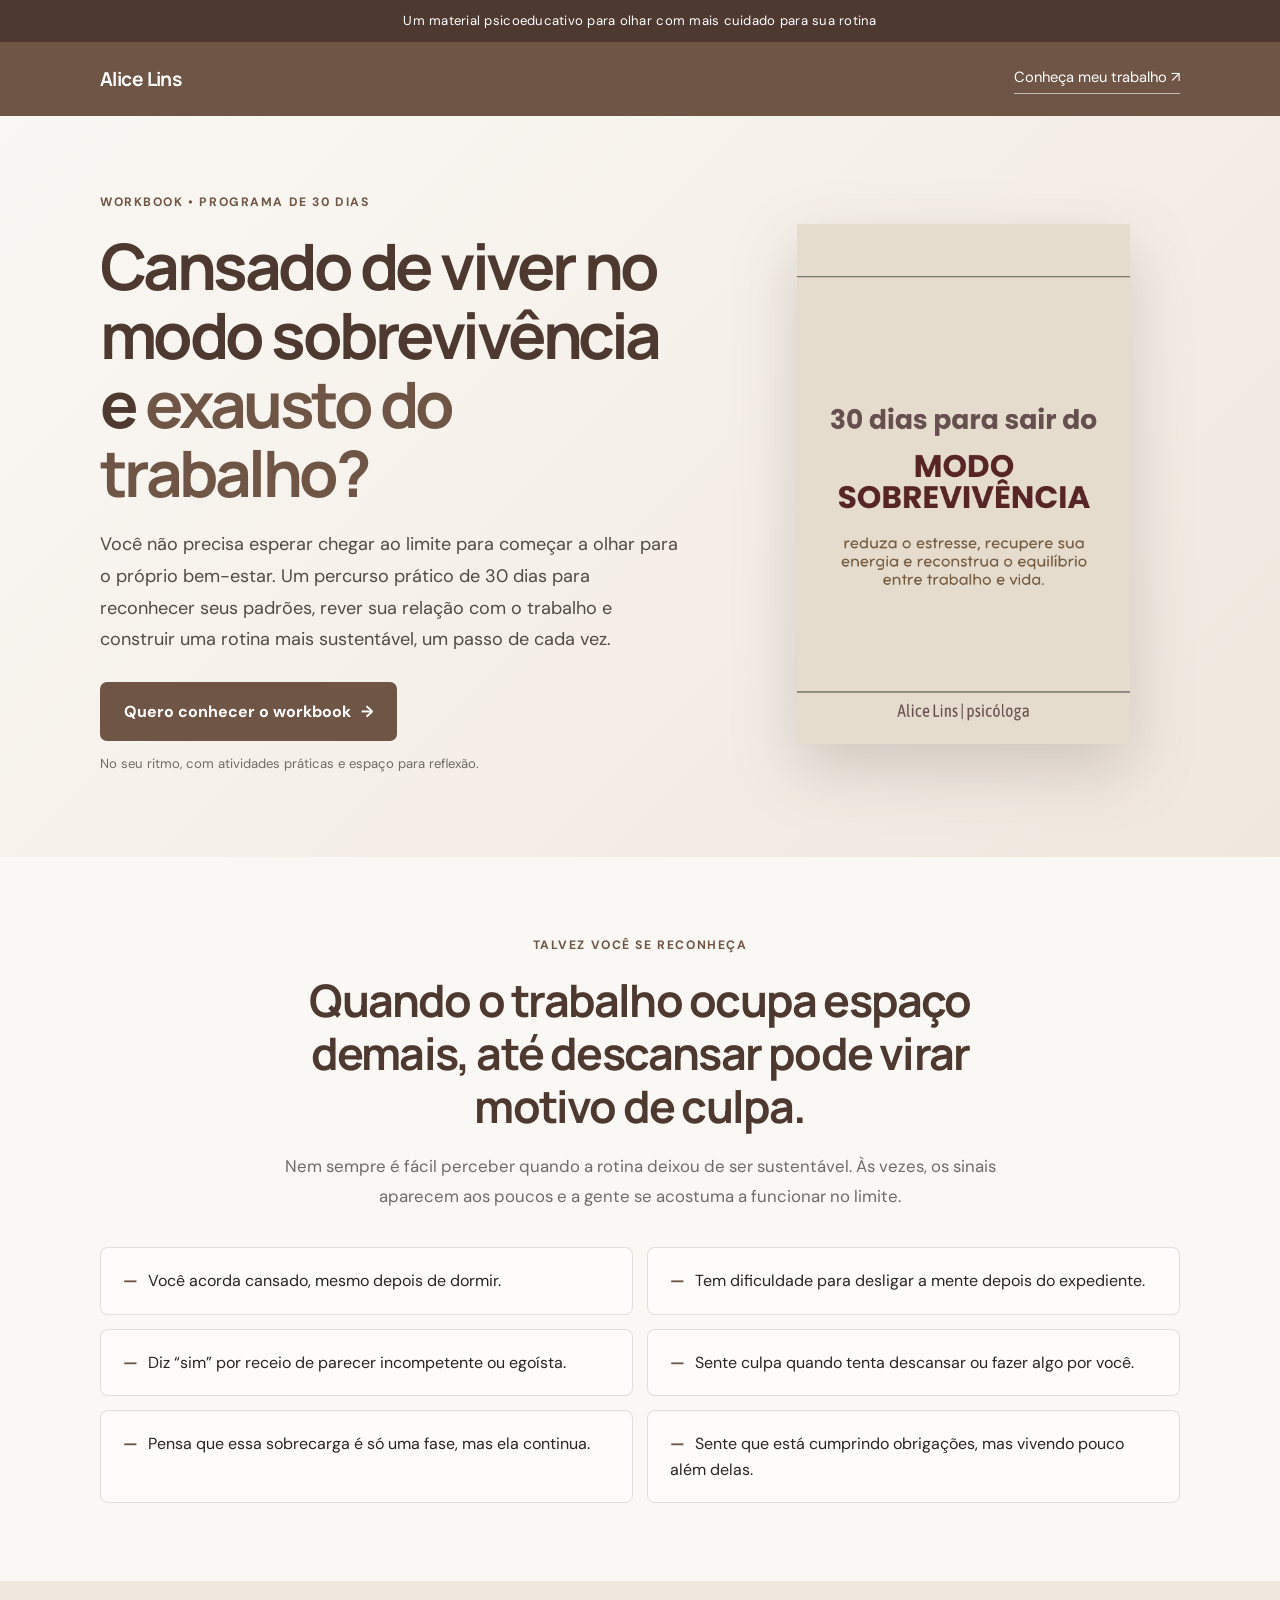
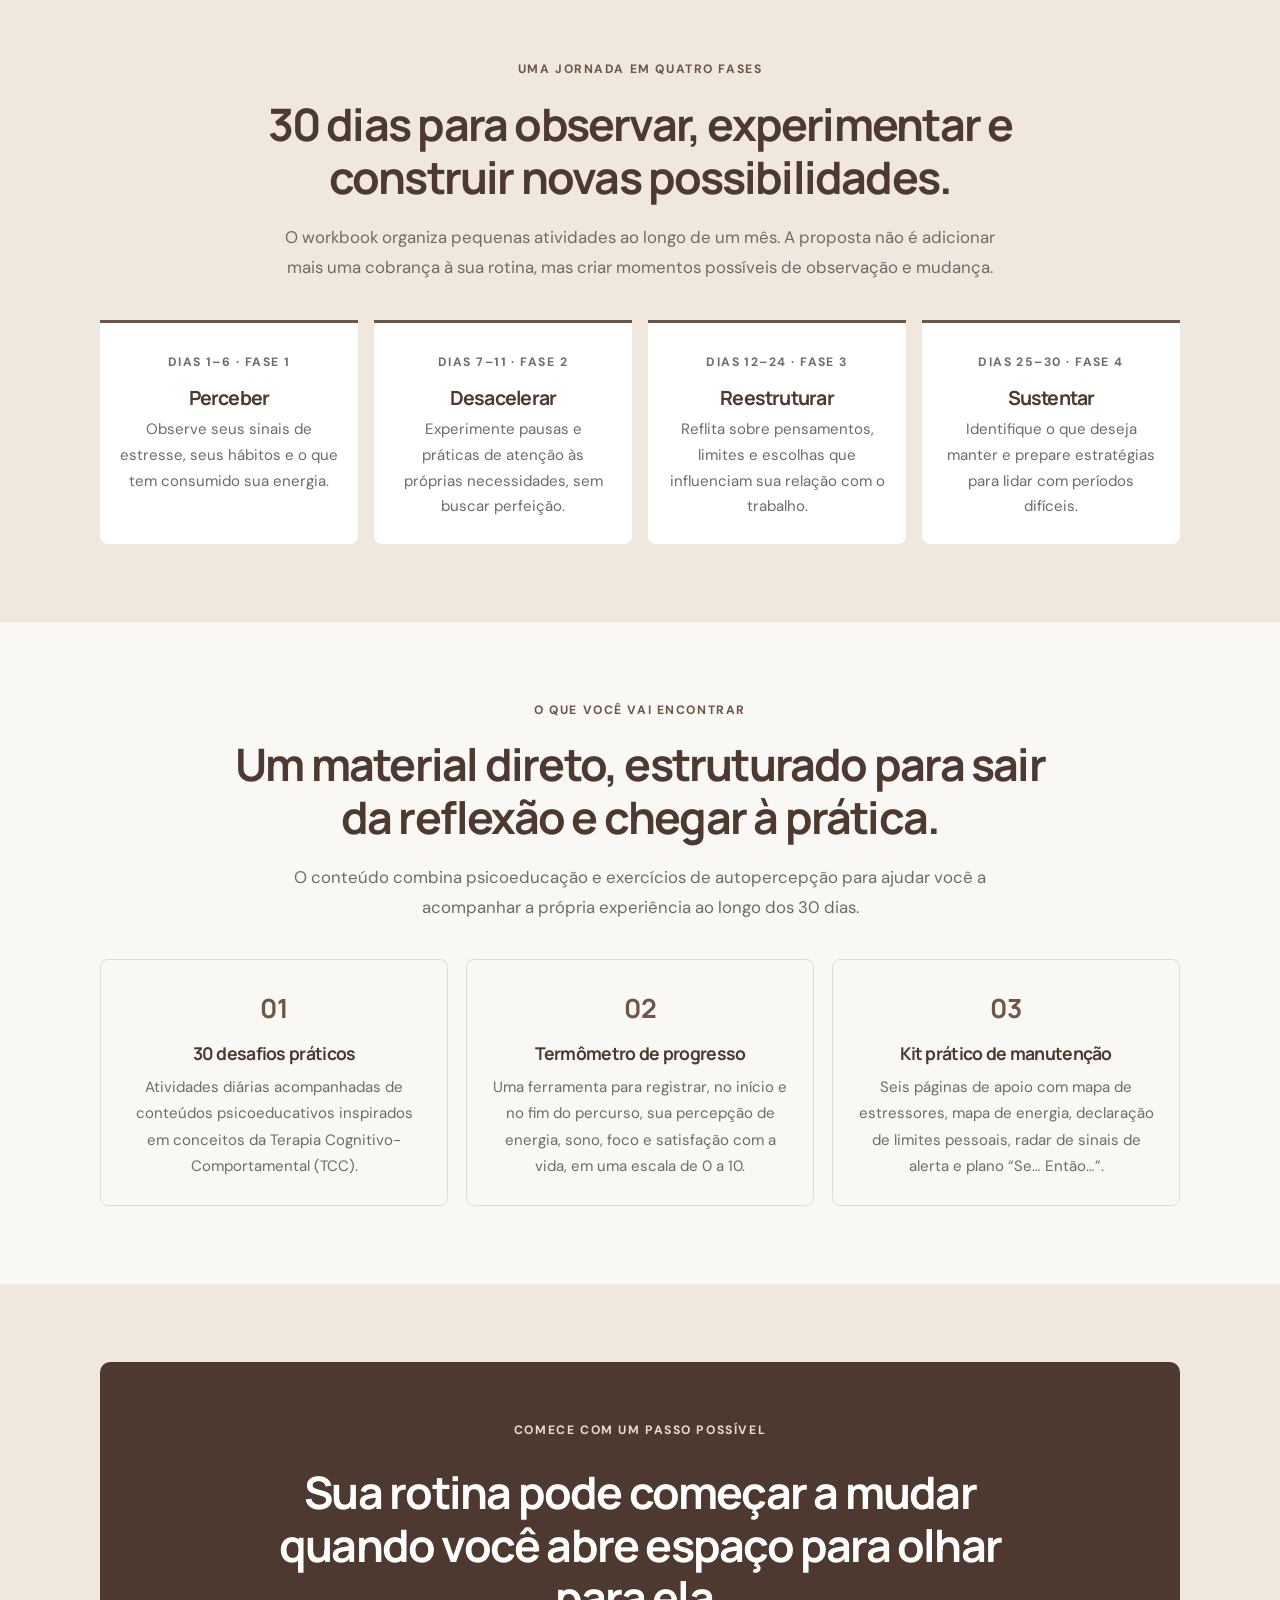
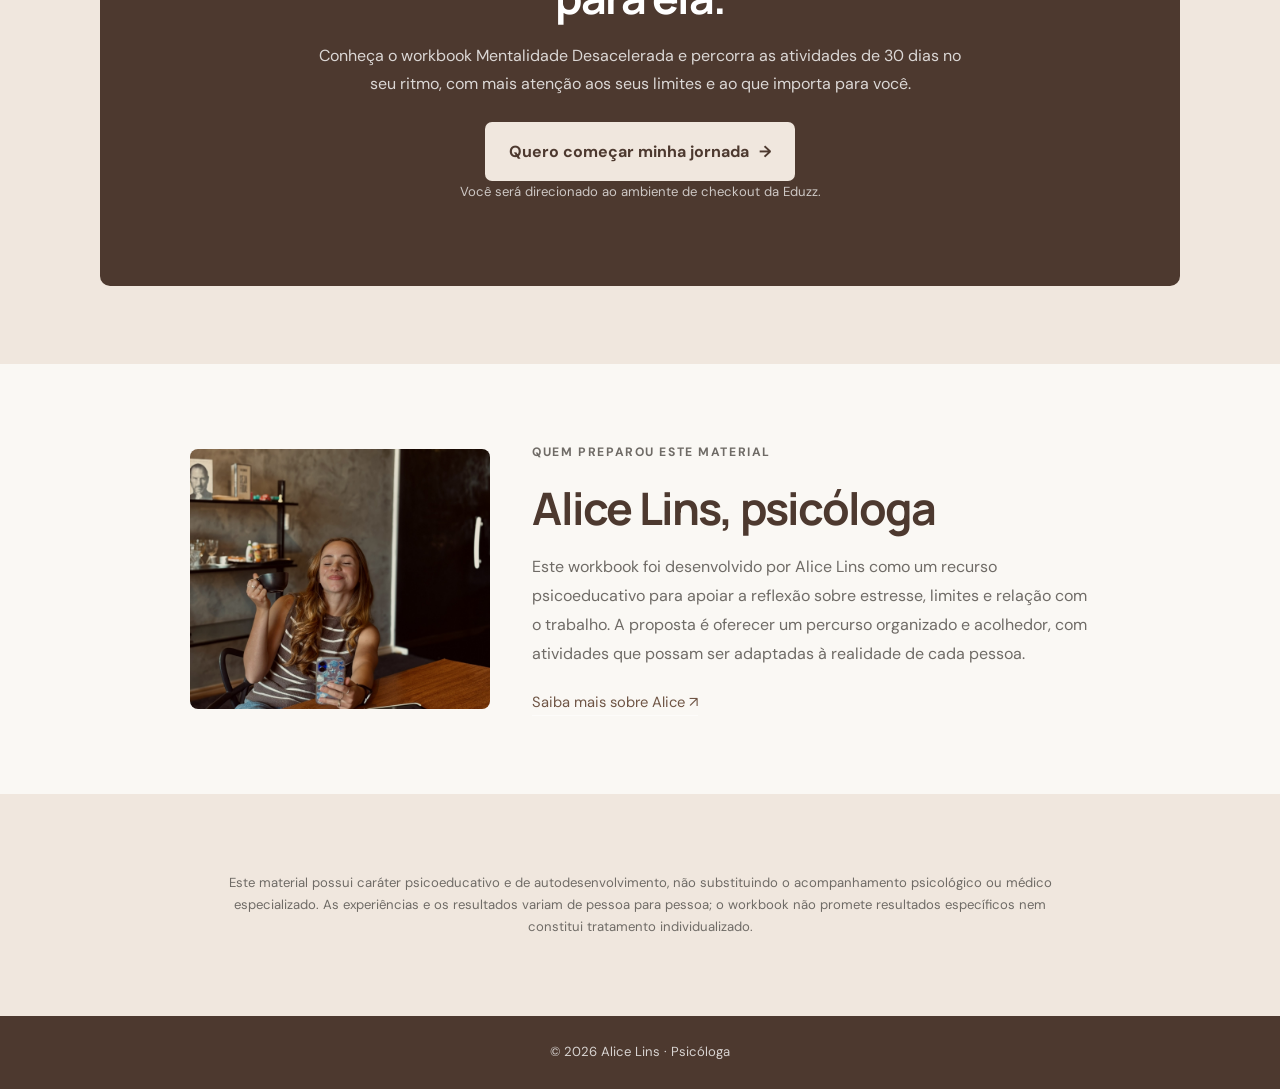
<file: workbook-mentalidade-desacelerada-atualizado.html>
<!doctype html>
<html lang="pt-BR">
<head>
  <meta charset="utf-8">
  <meta name="viewport" content="width=device-width, initial-scale=1">
  <meta name="description" content="Um workbook psicoeducativo de 30 dias para refletir sobre o estresse, cuidar da energia e construir uma rotina mais sustentável.">
  <meta name="theme-color" content="#6F5545">
  <meta property="og:title" content="Mentalidade Desacelerada | Workbook de 30 dias">
  <meta property="og:description" content="Um caminho prático para perceber seus limites, desacelerar e construir uma relação mais saudável com o trabalho.">
  <meta property="og:type" content="website">
  <meta property="og:locale" content="pt_BR">
  <title>Mentalidade Desacelerada | Workbook de 30 dias — Alice Lins</title>
  <link rel="preconnect" href="https://fonts.googleapis.com">
  <link rel="preconnect" href="https://fonts.gstatic.com" crossorigin>
  <link href="https://fonts.googleapis.com/css2?family=DM+Sans:wght@400;500;600;700&family=Manrope:wght@500;600;700&display=swap" rel="stylesheet">
  <link rel="stylesheet" href="css/style.css">
  <style>
    :root{--wb-coffee:#6F5545;--wb-dark:#4D392F;--wb-beige:#E8DDD0;--wb-paper:#FAF8F4;--wb-ink:#282521;--wb-muted:#6F6B66;--wb-line:rgba(77,57,47,.15)}
    html{scroll-behavior:smooth;scroll-padding-top:90px}
    body{background:var(--wb-paper);color:var(--wb-ink);font-family:'DM Sans',sans-serif}
    .wb-topbar{background:var(--wb-dark);color:#fff;font-size:.82rem;text-align:center;padding:10px 16px;letter-spacing:.02em}
    .wb-header{background:var(--wb-coffee);color:#fff}
    .wb-header-inner{min-height:74px;display:flex;align-items:center;justify-content:space-between;gap:20px}
    .wb-brand{color:#fff;text-decoration:none;font-family:'Manrope',sans-serif;font-weight:700;font-size:1.2rem;letter-spacing:-.03em}
    .wb-back{color:#fff;text-decoration:none;font-size:.92rem;border-bottom:1px solid rgba(255,255,255,.6);padding-bottom:3px}
    .wb-container{width:min(1080px,calc(100% - 40px));margin-inline:auto}
    .wb-hero{padding:76px 0 82px;background:linear-gradient(135deg,#FAF8F4 0%,#F0E7DE 100%);overflow:hidden}
    .wb-hero-grid{display:grid;grid-template-columns:minmax(0,1.15fr) minmax(280px,.85fr);gap:60px;align-items:center}
    .wb-eyebrow{text-transform:uppercase;letter-spacing:.13em;font-size:.76rem;font-weight:700;color:var(--wb-coffee);margin:0 0 18px}
    .wb-hero h1{font-family:'Manrope',sans-serif;font-size:clamp(2.35rem,5vw,4.25rem);line-height:1.08;letter-spacing:-.055em;color:var(--wb-dark);margin:0 0 22px;max-width:700px}
    .wb-hero h1 em{font-style:normal;color:var(--wb-coffee)}
    .wb-lead{font-size:1.13rem;line-height:1.75;color:#514B45;max-width:620px;margin:0 0 26px}
    .wb-cta{display:inline-flex;align-items:center;justify-content:center;gap:10px;background:var(--wb-coffee);color:#fff;text-decoration:none;font-weight:700;padding:16px 24px;border-radius:7px;min-height:54px;transition:background .2s,transform .2s}
    .wb-cta:hover{background:var(--wb-dark);transform:translateY(-1px)}
    .wb-cta:focus-visible,.wb-back:focus-visible,.wb-brand:focus-visible{outline:3px solid #D49A5B;outline-offset:4px}
    .wb-note{font-size:.82rem;color:var(--wb-muted);margin:12px 0 0}
    .wb-cover{min-height:440px;display:flex;align-items:center;justify-content:center;position:relative}
    .wb-cover-image{display:block;width:min(100%,360px);max-height:520px;object-fit:contain;border-radius:4px;filter:drop-shadow(0 24px 32px rgba(54,39,29,.18))}
    .wb-cover-card{width:min(100%,340px);aspect-ratio:3/4;background:linear-gradient(155deg,#E6D6C6,#C7AE98);border-radius:4px;padding:34px 28px;box-shadow:0 28px 55px rgba(54,39,29,.2);display:flex;flex-direction:column;justify-content:space-between;transform:rotate(2deg);border:1px solid rgba(77,57,47,.12);text-align:left}
    .wb-cover-label{font-size:.65rem;letter-spacing:.15em;text-transform:uppercase;color:#4D392F}
    .wb-cover-title{font-family:'Manrope',sans-serif;font-size:clamp(2rem,4vw,3rem);line-height:1.02;letter-spacing:-.055em;color:#4D392F;font-weight:700}
    .wb-cover-sub{font-size:.86rem;line-height:1.55;color:#4D392F;max-width:230px}
    .wb-cover-author{font-size:.82rem;font-weight:700;color:#4D392F;border-top:1px solid rgba(77,57,47,.35);padding-top:15px}
    .wb-section{padding:78px 0}
    .wb-section-beige{background:#F0E7DE}
    .wb-narrow{max-width:790px;margin-inline:auto}
    .wb-center{text-align:center}
    .wb-container.wb-center > h2{display:block;width:100%;max-width:850px;margin:0 auto 18px;text-align:center}
    .wb-section h2{font-family:'Manrope',sans-serif;font-size:clamp(1.85rem,3.5vw,2.8rem);line-height:1.18;letter-spacing:-.04em;color:var(--wb-dark);margin:0 0 18px}
    .wb-intro{color:var(--wb-muted);font-size:1.05rem;line-height:1.8;margin:0 auto;max-width:730px}
    .wb-pain-grid{display:grid;grid-template-columns:repeat(2,minmax(0,1fr));gap:14px;margin-top:36px}
    .wb-pain{padding:20px 22px;border:1px solid var(--wb-line);background:rgba(255,255,255,.52);border-radius:8px;line-height:1.6}
    .wb-pain:before{content:'—';color:var(--wb-coffee);font-weight:700;margin-right:10px}
    .wb-phases{display:grid;grid-template-columns:repeat(4,minmax(0,1fr));gap:16px;margin-top:38px}
    .wb-phase{padding:24px 20px;border-top:3px solid var(--wb-coffee);background:#fff;border-radius:0 0 8px 8px}
    .wb-phase-number{font-size:.76rem;letter-spacing:.12em;text-transform:uppercase;color:var(--wb-muted);font-weight:700}
    .wb-phase h3{font-family:'Manrope',sans-serif;font-size:1.22rem;color:var(--wb-dark);margin:12px 0 9px}
    .wb-phase p{font-size:.94rem;line-height:1.7;color:var(--wb-muted);margin:0}
    .wb-includes{display:grid;grid-template-columns:repeat(3,minmax(0,1fr));gap:18px;margin-top:36px}
    .wb-include{padding:26px 24px;border:1px solid var(--wb-line);border-radius:8px}
    .wb-include-mark{font-family:'Manrope',sans-serif;color:var(--wb-coffee);font-size:1.65rem;font-weight:700}
    .wb-include h3{font-size:1.1rem;color:var(--wb-dark);margin:14px 0 10px}
    .wb-include p{color:var(--wb-muted);font-size:.94rem;line-height:1.75;margin:0}
    .wb-promise{background:var(--wb-dark);color:#fff;padding:58px 24px;border-radius:10px;text-align:center}
    .wb-promise h2{color:#fff;max-width:740px;margin-inline:auto}
    .wb-promise p{color:rgba(255,255,255,.8);line-height:1.75;max-width:660px;margin:0 auto 24px}
    .wb-cta-light{background:#F0E7DE;color:var(--wb-dark)}
    .wb-cta-light:hover{background:#fff}
    .wb-about{display:grid;grid-template-columns:.7fr 1.3fr;gap:42px;align-items:center;max-width:900px;margin-inline:auto}
    .wb-about-photo{display:block;width:100%;height:260px;object-fit:cover;object-position:center;border-radius:8px}
    .wb-about p{color:var(--wb-muted);line-height:1.8}
    .wb-disclaimer{font-size:.82rem;line-height:1.7;color:var(--wb-muted);max-width:850px;margin:0 auto;text-align:center}
    .wb-footer{padding:25px 0;background:var(--wb-dark);color:rgba(255,255,255,.78);font-size:.82rem;text-align:center}
    .wb-footer p{margin:0}
    @media(max-width:800px){.wb-cover-image{width:min(78%,320px);max-height:440px}.wb-hero{padding:54px 0 60px}.wb-hero-grid{grid-template-columns:1fr;gap:25px}.wb-cover{min-height:360px}.wb-cover-card{width:min(75%,300px)}.wb-phases{grid-template-columns:repeat(2,minmax(0,1fr))}.wb-includes{grid-template-columns:1fr}.wb-about{grid-template-columns:1fr;gap:22px}.wb-about-photo{height:300px}.wb-section{padding:60px 0}}
    @media(max-width:520px){.wb-cover-image{width:min(78%,280px);max-height:380px}.wb-container{width:calc(100% - 32px)}.wb-header-inner{min-height:66px}.wb-back{font-size:.82rem}.wb-hero h1{font-size:2.45rem}.wb-lead{font-size:1rem}.wb-cta{width:100%;text-align:center;padding-inline:16px}.wb-pain-grid{grid-template-columns:1fr}.wb-phases{grid-template-columns:1fr}.wb-phase{padding:21px}.wb-cover{min-height:330px}.wb-cover-card{width:min(78%,280px);padding:27px 24px}.wb-section h2{font-size:2rem}}
  </style>
</head>
<body>
  <a class="skip-link" href="#conteudo">Pular para o conteúdo</a>
  <div class="wb-topbar">Um material psicoeducativo para olhar com mais cuidado para sua rotina</div>
  <header class="wb-header">
    <div class="wb-container wb-header-inner">
      <a class="wb-brand" href="index.html" aria-label="Alice Lins — página inicial">Alice Lins</a>
      <a class="wb-back" href="index.html">Conheça meu trabalho <span aria-hidden="true">↗</span></a>
    </div>
  </header>

  <main id="conteudo">
    <section class="wb-hero" aria-labelledby="wb-title">
      <div class="wb-container wb-hero-grid">
        <div>
          <p class="wb-eyebrow">Workbook • Programa de 30 dias</p>
          <h1 id="wb-title">Cansado de viver no modo sobrevivência e <em>exausto do trabalho?</em></h1>
          <p class="wb-lead">Você não precisa esperar chegar ao limite para começar a olhar para o próprio bem-estar. Um percurso prático de 30 dias para reconhecer seus padrões, rever sua relação com o trabalho e construir uma rotina mais sustentável, um passo de cada vez.</p>
          <a class="wb-cta" href="#comprar">Quero conhecer o workbook <span aria-hidden="true">→</span></a>
          <p class="wb-note">No seu ritmo, com atividades práticas e espaço para reflexão.</p>
        </div>
        <div class="wb-cover">
          <img
            class="wb-cover-image"
            src="assets/images/capaWorkbook30dias.png"
            alt="Capa do workbook Mentalidade Desacelerada, de Alice Lins"
            fetchpriority="high"
          >
        </div>
      </div>
    </section>

    <section class="wb-section" aria-labelledby="reconhecer-title">
      <div class="wb-container wb-narrow wb-center">
        <p class="wb-eyebrow">Talvez você se reconheça</p>
        <h2 id="reconhecer-title">Quando o trabalho ocupa espaço demais, até descansar pode virar motivo de culpa.</h2>
        <p class="wb-intro">Nem sempre é fácil perceber quando a rotina deixou de ser sustentável. Às vezes, os sinais aparecem aos poucos e a gente se acostuma a funcionar no limite.</p>
      </div>
      <div class="wb-container wb-pain-grid">
        <div class="wb-pain">Você acorda cansado, mesmo depois de dormir.</div>
        <div class="wb-pain">Tem dificuldade para desligar a mente depois do expediente.</div>
        <div class="wb-pain">Diz “sim” por receio de parecer incompetente ou egoísta.</div>
        <div class="wb-pain">Sente culpa quando tenta descansar ou fazer algo por você.</div>
        <div class="wb-pain">Pensa que essa sobrecarga é só uma fase, mas ela continua.</div>
        <div class="wb-pain">Sente que está cumprindo obrigações, mas vivendo pouco além delas.</div>
      </div>
    </section>

    <section class="wb-section wb-section-beige" aria-labelledby="metodo-title">
      <div class="wb-container wb-center">
        <p class="wb-eyebrow">Uma jornada em quatro fases</p>
        <h2 id="metodo-title">30 dias para observar, experimentar e construir novas possibilidades.</h2>
        <p class="wb-intro">O workbook organiza pequenas atividades ao longo de um mês. A proposta não é adicionar mais uma cobrança à sua rotina, mas criar momentos possíveis de observação e mudança.</p>
        <div class="wb-phases">
          <article class="wb-phase"><span class="wb-phase-number">Dias 1–6 · Fase 1</span><h3>Perceber</h3><p>Observe seus sinais de estresse, seus hábitos e o que tem consumido sua energia.</p></article>
          <article class="wb-phase"><span class="wb-phase-number">Dias 7–11 · Fase 2</span><h3>Desacelerar</h3><p>Experimente pausas e práticas de atenção às próprias necessidades, sem buscar perfeição.</p></article>
          <article class="wb-phase"><span class="wb-phase-number">Dias 12–24 · Fase 3</span><h3>Reestruturar</h3><p>Reflita sobre pensamentos, limites e escolhas que influenciam sua relação com o trabalho.</p></article>
          <article class="wb-phase"><span class="wb-phase-number">Dias 25–30 · Fase 4</span><h3>Sustentar</h3><p>Identifique o que deseja manter e prepare estratégias para lidar com períodos difíceis.</p></article>
        </div>
      </div>
    </section>

    <section class="wb-section" aria-labelledby="inclui-title">
      <div class="wb-container wb-center">
        <p class="wb-eyebrow">O que você vai encontrar</p>
        <h2 id="inclui-title">Um material direto, estruturado para sair da reflexão e chegar à prática.</h2>
        <p class="wb-intro">O conteúdo combina psicoeducação e exercícios de autopercepção para ajudar você a acompanhar a própria experiência ao longo dos 30 dias.</p>
        <div class="wb-includes">
          <article class="wb-include"><span class="wb-include-mark">01</span><h3>30 desafios práticos</h3><p>Atividades diárias acompanhadas de conteúdos psicoeducativos inspirados em conceitos da Terapia Cognitivo-Comportamental (TCC).</p></article>
          <article class="wb-include"><span class="wb-include-mark">02</span><h3>Termômetro de progresso</h3><p>Uma ferramenta para registrar, no início e no fim do percurso, sua percepção de energia, sono, foco e satisfação com a vida, em uma escala de 0 a 10.</p></article>
          <article class="wb-include"><span class="wb-include-mark">03</span><h3>Kit prático de manutenção</h3><p>Seis páginas de apoio com mapa de estressores, mapa de energia, declaração de limites pessoais, radar de sinais de alerta e plano “Se… Então…”.</p></article>
        </div>
      </div>
    </section>

    <section class="wb-section wb-section-beige" id="comprar" aria-labelledby="comprar-title">
      <div class="wb-container">
        <div class="wb-promise">
          <p class="wb-eyebrow" style="color:#E8DDD0">Comece com um passo possível</p>
          <h2 id="comprar-title">Sua rotina pode começar a mudar quando você abre espaço para olhar para ela.</h2>
          <p>Conheça o workbook Mentalidade Desacelerada e percorra as atividades de 30 dias no seu ritmo, com mais atenção aos seus limites e ao que importa para você.</p>
          <a class="wb-cta wb-cta-light" href="https://chk.eduzz.com/KW8Z4ZRO01" target="_blank" rel="noopener noreferrer">Quero começar minha jornada <span aria-hidden="true">→</span></a>
          <p class="wb-note" style="color:rgba(255,255,255,.72)">Você será direcionado ao ambiente de checkout da Eduzz.</p>
        </div>
      </div>
    </section>

    <section class="wb-section" aria-labelledby="alice-title">
      <div class="wb-container wb-about">
        <img class="wb-about-photo" src="assets/images/foto-3-alice.jpg" alt="Alice Lins, psicóloga" loading="lazy">
        <div>
          <p class="wb-eyebrow">Quem preparou este material</p>
          <h2 id="alice-title">Alice Lins, psicóloga</h2>
          <p>Este workbook foi desenvolvido por Alice Lins como um recurso psicoeducativo para apoiar a reflexão sobre estresse, limites e relação com o trabalho. A proposta é oferecer um percurso organizado e acolhedor, com atividades que possam ser adaptadas à realidade de cada pessoa.</p>
          <a class="wb-back" style="color:var(--wb-coffee)" href="index.html#sobre-mim">Saiba mais sobre Alice <span aria-hidden="true">↗</span></a>
        </div>
      </div>
    </section>

    <section class="wb-section wb-section-beige" aria-label="Aviso importante">
      <div class="wb-container"><p class="wb-disclaimer">Este material possui caráter psicoeducativo e de autodesenvolvimento, não substituindo o acompanhamento psicológico ou médico especializado. As experiências e os resultados variam de pessoa para pessoa; o workbook não promete resultados específicos nem constitui tratamento individualizado.</p></div>
    </section>
  </main>

  <footer class="wb-footer"><div class="wb-container"><p>© <span id="wb-year">2026</span> Alice Lins · Psicóloga</p></div></footer>
  <script>
    // Atualiza o ano automaticamente.
    document.getElementById('wb-year').textContent = new Date().getFullYear();
  </script>
</body>
</html>
</file>
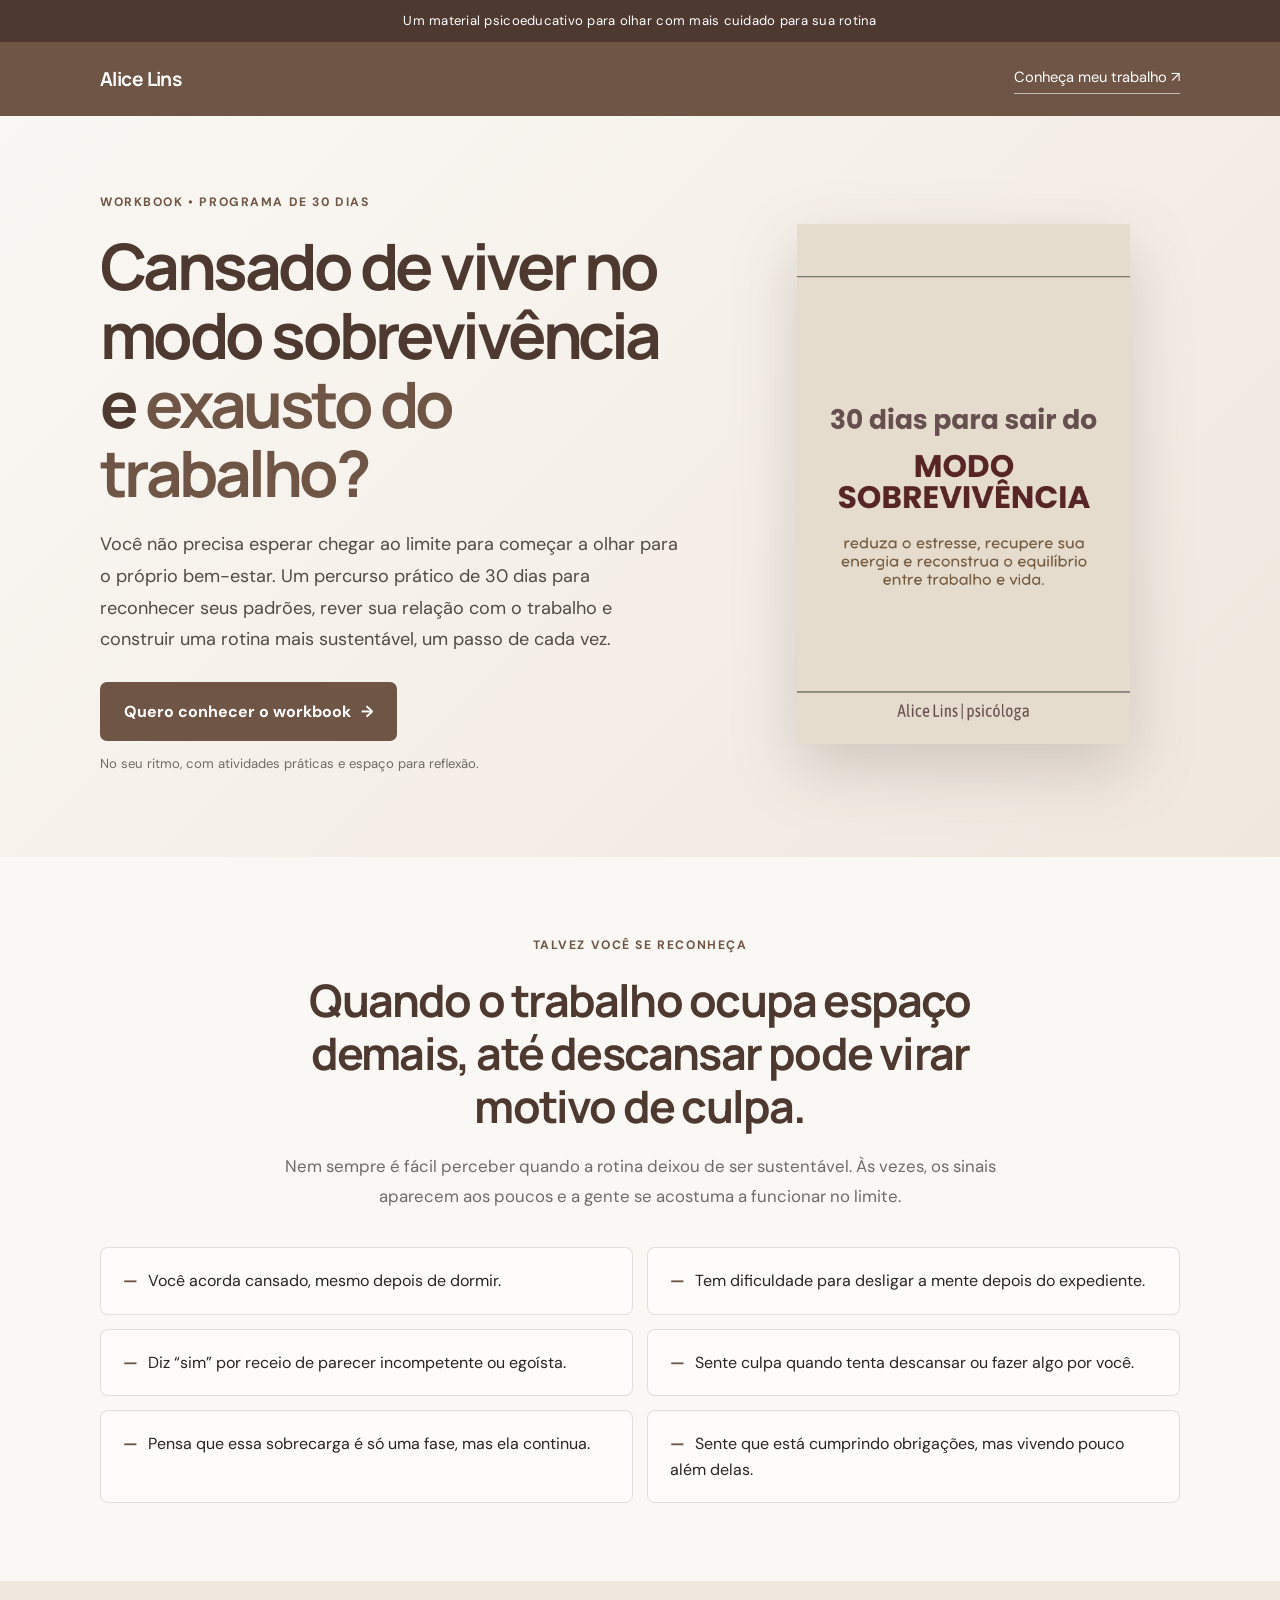
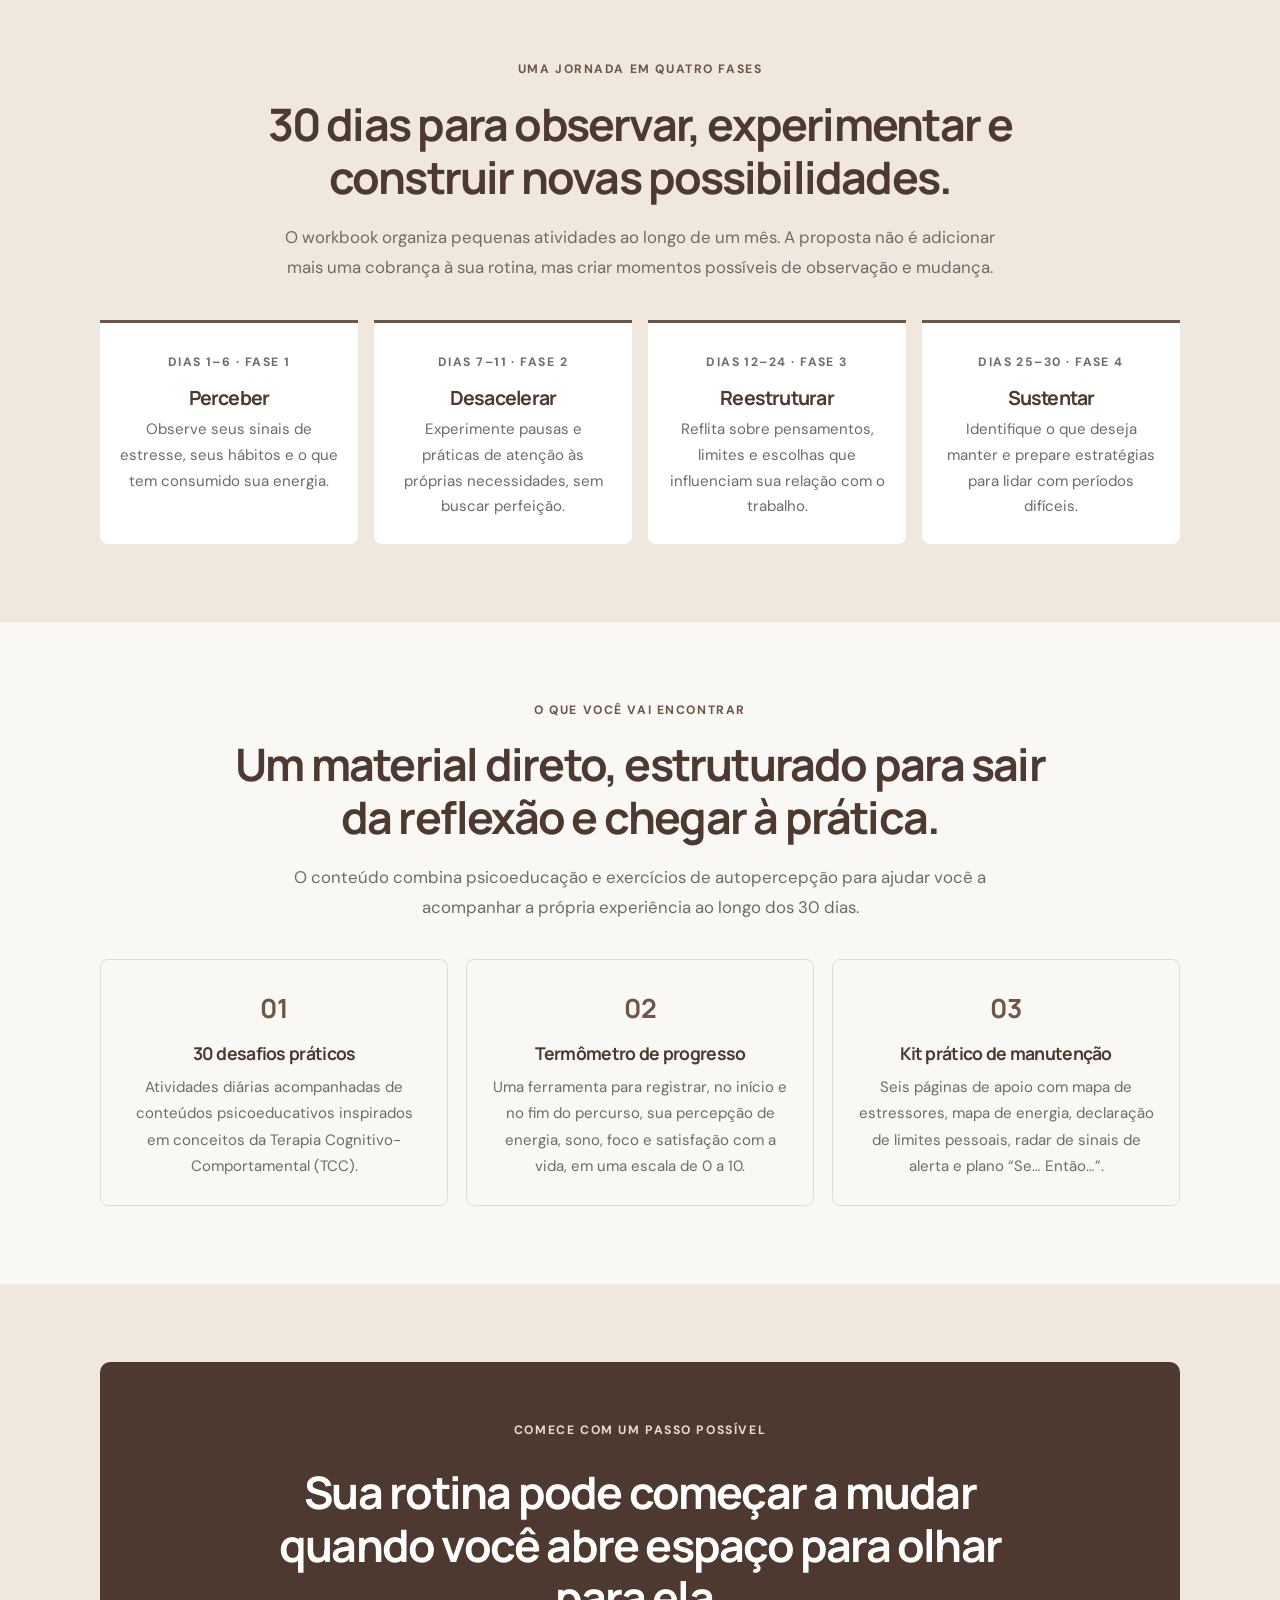
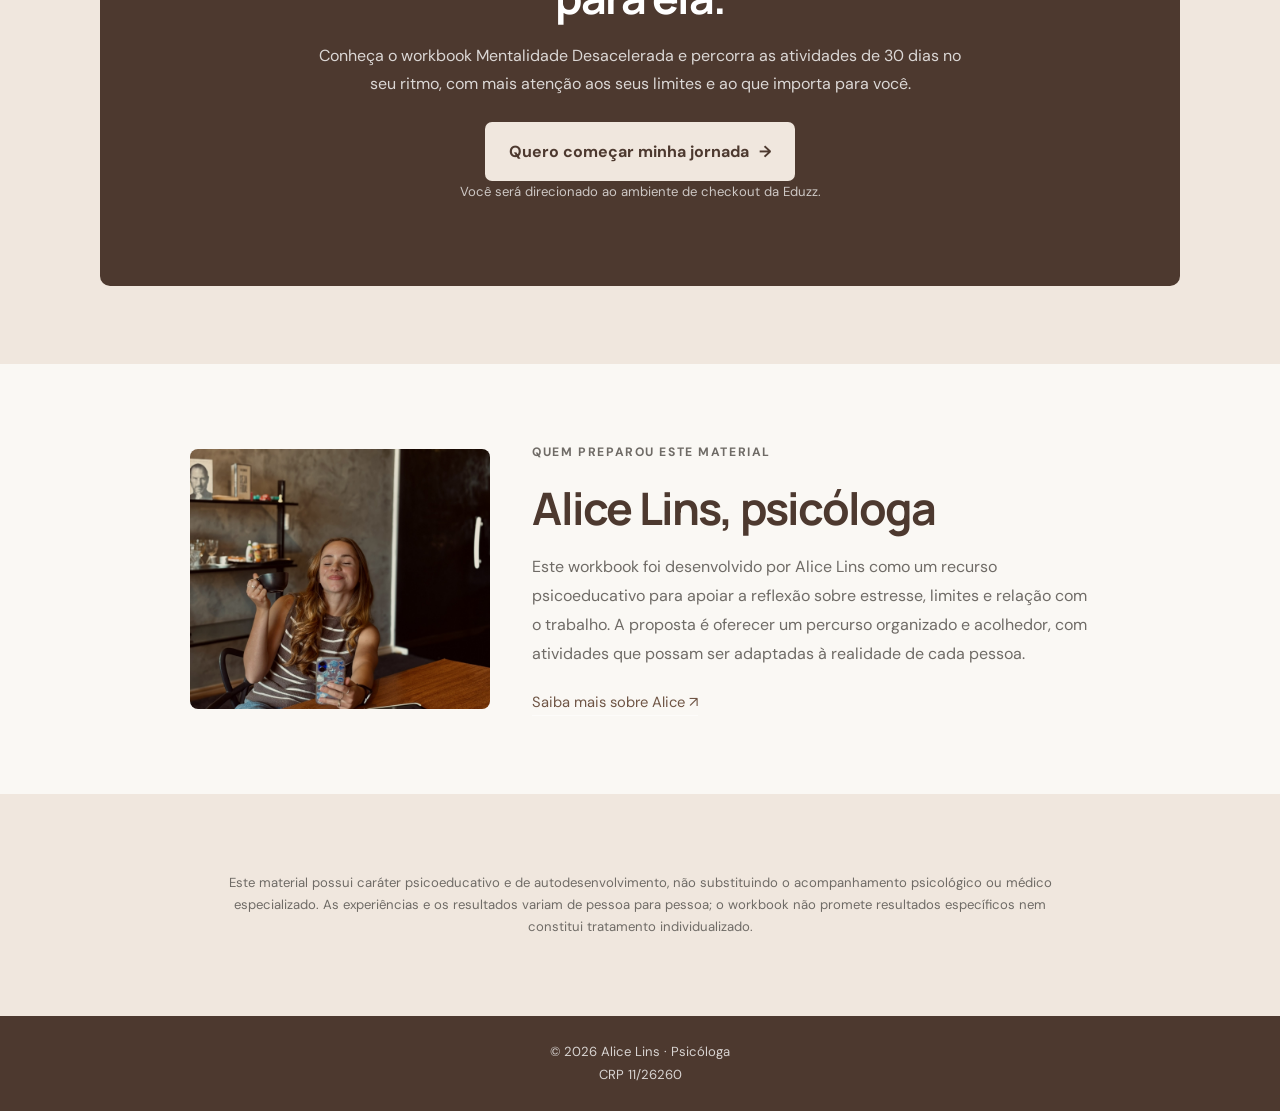
<file: workbook-mentalidade-desacelerada.html>
<!doctype html>
<html lang="pt-BR">
<head>
  <meta charset="utf-8">
  <meta name="viewport" content="width=device-width, initial-scale=1">
  <meta name="description" content="Um workbook psicoeducativo de 30 dias para refletir sobre o estresse, cuidar da energia e construir uma rotina mais sustentável.">
  <meta name="theme-color" content="#6F5545">
  <meta property="og:title" content="Mentalidade Desacelerada | Workbook de 30 dias">
  <meta property="og:description" content="Um caminho prático para perceber seus limites, desacelerar e construir uma relação mais saudável com o trabalho.">
  <meta property="og:type" content="website">
  <meta property="og:locale" content="pt_BR">
  <title>Mentalidade Desacelerada | Workbook de 30 dias — Alice Lins</title>
  <link rel="preconnect" href="https://fonts.googleapis.com">
  <link rel="preconnect" href="https://fonts.gstatic.com" crossorigin>
  <link href="https://fonts.googleapis.com/css2?family=DM+Sans:wght@400;500;600;700&family=Manrope:wght@500;600;700&display=swap" rel="stylesheet">
  <link rel="stylesheet" href="css/style.css">
  <style>
    :root{--wb-coffee:#6F5545;--wb-dark:#4D392F;--wb-beige:#E8DDD0;--wb-paper:#FAF8F4;--wb-ink:#282521;--wb-muted:#6F6B66;--wb-line:rgba(77,57,47,.15)}
    html{scroll-behavior:smooth;scroll-padding-top:90px}
    body{background:var(--wb-paper);color:var(--wb-ink);font-family:'DM Sans',sans-serif}
    .wb-topbar{background:var(--wb-dark);color:#fff;font-size:.82rem;text-align:center;padding:10px 16px;letter-spacing:.02em}
    .wb-header{background:var(--wb-coffee);color:#fff}
    .wb-header-inner{min-height:74px;display:flex;align-items:center;justify-content:space-between;gap:20px}
    .wb-brand{color:#fff;text-decoration:none;font-family:'Manrope',sans-serif;font-weight:700;font-size:1.2rem;letter-spacing:-.03em}
    .wb-back{color:#fff;text-decoration:none;font-size:.92rem;border-bottom:1px solid rgba(255,255,255,.6);padding-bottom:3px}
    .wb-container{width:min(1080px,calc(100% - 40px));margin-inline:auto}
    .wb-hero{padding:76px 0 82px;background:linear-gradient(135deg,#FAF8F4 0%,#F0E7DE 100%);overflow:hidden}
    .wb-hero-grid{display:grid;grid-template-columns:minmax(0,1.15fr) minmax(280px,.85fr);gap:60px;align-items:center}
    .wb-eyebrow{text-transform:uppercase;letter-spacing:.13em;font-size:.76rem;font-weight:700;color:var(--wb-coffee);margin:0 0 18px}
    .wb-hero h1{font-family:'Manrope',sans-serif;font-size:clamp(2.35rem,5vw,4.25rem);line-height:1.08;letter-spacing:-.055em;color:var(--wb-dark);margin:0 0 22px;max-width:700px}
    .wb-hero h1 em{font-style:normal;color:var(--wb-coffee)}
    .wb-lead{font-size:1.13rem;line-height:1.75;color:#514B45;max-width:620px;margin:0 0 26px}
    .wb-cta{display:inline-flex;align-items:center;justify-content:center;gap:10px;background:var(--wb-coffee);color:#fff;text-decoration:none;font-weight:700;padding:16px 24px;border-radius:7px;min-height:54px;transition:background .2s,transform .2s}
    .wb-cta:hover{background:var(--wb-dark);transform:translateY(-1px)}
    .wb-cta:focus-visible,.wb-back:focus-visible,.wb-brand:focus-visible{outline:3px solid #D49A5B;outline-offset:4px}
    .wb-note{font-size:.82rem;color:var(--wb-muted);margin:12px 0 0}
    .wb-cover{min-height:440px;display:flex;align-items:center;justify-content:center;position:relative}
    .wb-cover-image{display:block;width:min(100%,360px);max-height:520px;object-fit:contain;border-radius:4px;filter:drop-shadow(0 24px 32px rgba(54,39,29,.18))}
    .wb-cover-card{width:min(100%,340px);aspect-ratio:3/4;background:linear-gradient(155deg,#E6D6C6,#C7AE98);border-radius:4px;padding:34px 28px;box-shadow:0 28px 55px rgba(54,39,29,.2);display:flex;flex-direction:column;justify-content:space-between;transform:rotate(2deg);border:1px solid rgba(77,57,47,.12);text-align:left}
    .wb-cover-label{font-size:.65rem;letter-spacing:.15em;text-transform:uppercase;color:#4D392F}
    .wb-cover-title{font-family:'Manrope',sans-serif;font-size:clamp(2rem,4vw,3rem);line-height:1.02;letter-spacing:-.055em;color:#4D392F;font-weight:700}
    .wb-cover-sub{font-size:.86rem;line-height:1.55;color:#4D392F;max-width:230px}
    .wb-cover-author{font-size:.82rem;font-weight:700;color:#4D392F;border-top:1px solid rgba(77,57,47,.35);padding-top:15px}
    .wb-section{padding:78px 0}
    .wb-section-beige{background:#F0E7DE}
    .wb-narrow{max-width:790px;margin-inline:auto}
    .wb-center{text-align:center}
    .wb-container.wb-center > h2{display:block;width:100%;max-width:850px;margin:0 auto 18px;text-align:center}
    .wb-section h2{font-family:'Manrope',sans-serif;font-size:clamp(1.85rem,3.5vw,2.8rem);line-height:1.18;letter-spacing:-.04em;color:var(--wb-dark);margin:0 0 18px}
    .wb-intro{color:var(--wb-muted);font-size:1.05rem;line-height:1.8;margin:0 auto;max-width:730px}
    .wb-pain-grid{display:grid;grid-template-columns:repeat(2,minmax(0,1fr));gap:14px;margin-top:36px}
    .wb-pain{padding:20px 22px;border:1px solid var(--wb-line);background:rgba(255,255,255,.52);border-radius:8px;line-height:1.6}
    .wb-pain:before{content:'—';color:var(--wb-coffee);font-weight:700;margin-right:10px}
    .wb-phases{display:grid;grid-template-columns:repeat(4,minmax(0,1fr));gap:16px;margin-top:38px}
    .wb-phase{padding:24px 20px;border-top:3px solid var(--wb-coffee);background:#fff;border-radius:0 0 8px 8px}
    .wb-phase-number{font-size:.76rem;letter-spacing:.12em;text-transform:uppercase;color:var(--wb-muted);font-weight:700}
    .wb-phase h3{font-family:'Manrope',sans-serif;font-size:1.22rem;color:var(--wb-dark);margin:12px 0 9px}
    .wb-phase p{font-size:.94rem;line-height:1.7;color:var(--wb-muted);margin:0}
    .wb-includes{display:grid;grid-template-columns:repeat(3,minmax(0,1fr));gap:18px;margin-top:36px}
    .wb-include{padding:26px 24px;border:1px solid var(--wb-line);border-radius:8px}
    .wb-include-mark{font-family:'Manrope',sans-serif;color:var(--wb-coffee);font-size:1.65rem;font-weight:700}
    .wb-include h3{font-size:1.1rem;color:var(--wb-dark);margin:14px 0 10px}
    .wb-include p{color:var(--wb-muted);font-size:.94rem;line-height:1.75;margin:0}
    .wb-promise{background:var(--wb-dark);color:#fff;padding:58px 24px;border-radius:10px;text-align:center}
    .wb-promise h2{color:#fff;max-width:740px;margin-inline:auto}
    .wb-promise p{color:rgba(255,255,255,.8);line-height:1.75;max-width:660px;margin:0 auto 24px}
    .wb-cta-light{background:#F0E7DE;color:var(--wb-dark)}
    .wb-cta-light:hover{background:#fff}
    .wb-about{display:grid;grid-template-columns:.7fr 1.3fr;gap:42px;align-items:center;max-width:900px;margin-inline:auto}
    .wb-about-photo{display:block;width:100%;height:260px;object-fit:cover;object-position:center;border-radius:8px}
    .wb-about p{color:var(--wb-muted);line-height:1.8}
    .wb-disclaimer{font-size:.82rem;line-height:1.7;color:var(--wb-muted);max-width:850px;margin:0 auto;text-align:center}
    .wb-footer{padding:25px 0;background:var(--wb-dark);color:rgba(255,255,255,.78);font-size:.82rem;text-align:center}
    .wb-footer p{margin:0}
    @media(max-width:800px){.wb-cover-image{width:min(78%,320px);max-height:440px}.wb-hero{padding:54px 0 60px}.wb-hero-grid{grid-template-columns:1fr;gap:25px}.wb-cover{min-height:360px}.wb-cover-card{width:min(75%,300px)}.wb-phases{grid-template-columns:repeat(2,minmax(0,1fr))}.wb-includes{grid-template-columns:1fr}.wb-about{grid-template-columns:1fr;gap:22px}.wb-about-photo{height:300px}.wb-section{padding:60px 0}}
    @media(max-width:520px){.wb-cover-image{width:min(78%,280px);max-height:380px}.wb-container{width:calc(100% - 32px)}.wb-header-inner{min-height:66px}.wb-back{font-size:.82rem}.wb-hero h1{font-size:2.45rem}.wb-lead{font-size:1rem}.wb-cta{width:100%;text-align:center;padding-inline:16px}.wb-pain-grid{grid-template-columns:1fr}.wb-phases{grid-template-columns:1fr}.wb-phase{padding:21px}.wb-cover{min-height:330px}.wb-cover-card{width:min(78%,280px);padding:27px 24px}.wb-section h2{font-size:2rem}}
  </style>
</head>
<body>
  <a class="skip-link" href="#conteudo">Pular para o conteúdo</a>
  <div class="wb-topbar">Um material psicoeducativo para olhar com mais cuidado para sua rotina</div>
  <header class="wb-header">
    <div class="wb-container wb-header-inner">
      <a class="wb-brand" href="index.html" aria-label="Alice Lins — página inicial">Alice Lins</a>
      <a class="wb-back" href="index.html">Conheça meu trabalho <span aria-hidden="true">↗</span></a>
    </div>
  </header>

  <main id="conteudo">
    <section class="wb-hero" aria-labelledby="wb-title">
      <div class="wb-container wb-hero-grid">
        <div>
          <p class="wb-eyebrow">Workbook • Programa de 30 dias</p>
          <h1 id="wb-title">Cansado de viver no modo sobrevivência e <em>exausto do trabalho?</em></h1>
          <p class="wb-lead">Você não precisa esperar chegar ao limite para começar a olhar para o próprio bem-estar. Um percurso prático de 30 dias para reconhecer seus padrões, rever sua relação com o trabalho e construir uma rotina mais sustentável, um passo de cada vez.</p>
          <a class="wb-cta" href="#comprar">Quero conhecer o workbook <span aria-hidden="true">→</span></a>
          <p class="wb-note">No seu ritmo, com atividades práticas e espaço para reflexão.</p>
        </div>
        <div class="wb-cover">
          <img
            class="wb-cover-image"
            src="assets/images/capaWorkbook30dias.png"
            alt="Capa do workbook Mentalidade Desacelerada, de Alice Lins"
            fetchpriority="high"
          >
        </div>
      </div>
    </section>

    <section class="wb-section" aria-labelledby="reconhecer-title">
      <div class="wb-container wb-narrow wb-center">
        <p class="wb-eyebrow">Talvez você se reconheça</p>
        <h2 id="reconhecer-title">Quando o trabalho ocupa espaço demais, até descansar pode virar motivo de culpa.</h2>
        <p class="wb-intro">Nem sempre é fácil perceber quando a rotina deixou de ser sustentável. Às vezes, os sinais aparecem aos poucos e a gente se acostuma a funcionar no limite.</p>
      </div>
      <div class="wb-container wb-pain-grid">
        <div class="wb-pain">Você acorda cansado, mesmo depois de dormir.</div>
        <div class="wb-pain">Tem dificuldade para desligar a mente depois do expediente.</div>
        <div class="wb-pain">Diz “sim” por receio de parecer incompetente ou egoísta.</div>
        <div class="wb-pain">Sente culpa quando tenta descansar ou fazer algo por você.</div>
        <div class="wb-pain">Pensa que essa sobrecarga é só uma fase, mas ela continua.</div>
        <div class="wb-pain">Sente que está cumprindo obrigações, mas vivendo pouco além delas.</div>
      </div>
    </section>

    <section class="wb-section wb-section-beige" aria-labelledby="metodo-title">
      <div class="wb-container wb-center">
        <p class="wb-eyebrow">Uma jornada em quatro fases</p>
        <h2 id="metodo-title">30 dias para observar, experimentar e construir novas possibilidades.</h2>
        <p class="wb-intro">O workbook organiza pequenas atividades ao longo de um mês. A proposta não é adicionar mais uma cobrança à sua rotina, mas criar momentos possíveis de observação e mudança.</p>
        <div class="wb-phases">
          <article class="wb-phase"><span class="wb-phase-number">Dias 1–6 · Fase 1</span><h3>Perceber</h3><p>Observe seus sinais de estresse, seus hábitos e o que tem consumido sua energia.</p></article>
          <article class="wb-phase"><span class="wb-phase-number">Dias 7–11 · Fase 2</span><h3>Desacelerar</h3><p>Experimente pausas e práticas de atenção às próprias necessidades, sem buscar perfeição.</p></article>
          <article class="wb-phase"><span class="wb-phase-number">Dias 12–24 · Fase 3</span><h3>Reestruturar</h3><p>Reflita sobre pensamentos, limites e escolhas que influenciam sua relação com o trabalho.</p></article>
          <article class="wb-phase"><span class="wb-phase-number">Dias 25–30 · Fase 4</span><h3>Sustentar</h3><p>Identifique o que deseja manter e prepare estratégias para lidar com períodos difíceis.</p></article>
        </div>
      </div>
    </section>

    <section class="wb-section" aria-labelledby="inclui-title">
      <div class="wb-container wb-center">
        <p class="wb-eyebrow">O que você vai encontrar</p>
        <h2 id="inclui-title">Um material direto, estruturado para sair da reflexão e chegar à prática.</h2>
        <p class="wb-intro">O conteúdo combina psicoeducação e exercícios de autopercepção para ajudar você a acompanhar a própria experiência ao longo dos 30 dias.</p>
        <div class="wb-includes">
          <article class="wb-include"><span class="wb-include-mark">01</span><h3>30 desafios práticos</h3><p>Atividades diárias acompanhadas de conteúdos psicoeducativos inspirados em conceitos da Terapia Cognitivo-Comportamental (TCC).</p></article>
          <article class="wb-include"><span class="wb-include-mark">02</span><h3>Termômetro de progresso</h3><p>Uma ferramenta para registrar, no início e no fim do percurso, sua percepção de energia, sono, foco e satisfação com a vida, em uma escala de 0 a 10.</p></article>
          <article class="wb-include"><span class="wb-include-mark">03</span><h3>Kit prático de manutenção</h3><p>Seis páginas de apoio com mapa de estressores, mapa de energia, declaração de limites pessoais, radar de sinais de alerta e plano “Se… Então…”.</p></article>
        </div>
      </div>
    </section>

    <section class="wb-section wb-section-beige" id="comprar" aria-labelledby="comprar-title">
      <div class="wb-container">
        <div class="wb-promise">
          <p class="wb-eyebrow" style="color:#E8DDD0">Comece com um passo possível</p>
          <h2 id="comprar-title">Sua rotina pode começar a mudar quando você abre espaço para olhar para ela.</h2>
          <p>Conheça o workbook Mentalidade Desacelerada e percorra as atividades de 30 dias no seu ritmo, com mais atenção aos seus limites e ao que importa para você.</p>
          <a class="wb-cta wb-cta-light" href="https://chk.eduzz.com/KW8Z4ZRO01" target="_blank" rel="noopener noreferrer">Quero começar minha jornada <span aria-hidden="true">→</span></a>
          <p class="wb-note" style="color:rgba(255,255,255,.72)">Você será direcionado ao ambiente de checkout da Eduzz.</p>
        </div>
      </div>
    </section>

    <section class="wb-section" aria-labelledby="alice-title">
      <div class="wb-container wb-about">
        <img class="wb-about-photo" src="assets/images/foto-3-alice.jpg" alt="Alice Lins, psicóloga" loading="lazy">
        <div>
          <p class="wb-eyebrow">Quem preparou este material</p>
          <h2 id="alice-title">Alice Lins, psicóloga</h2>
          <p>Este workbook foi desenvolvido por Alice Lins como um recurso psicoeducativo para apoiar a reflexão sobre estresse, limites e relação com o trabalho. A proposta é oferecer um percurso organizado e acolhedor, com atividades que possam ser adaptadas à realidade de cada pessoa.</p>
          <a class="wb-back" style="color:var(--wb-coffee)" href="index.html#sobre-mim">Saiba mais sobre Alice <span aria-hidden="true">↗</span></a>
        </div>
      </div>
    </section>

    <section class="wb-section wb-section-beige" aria-label="Aviso importante">
      <div class="wb-container"><p class="wb-disclaimer">Este material possui caráter psicoeducativo e de autodesenvolvimento, não substituindo o acompanhamento psicológico ou médico especializado. As experiências e os resultados variam de pessoa para pessoa; o workbook não promete resultados específicos nem constitui tratamento individualizado.</p></div>
    </section>
  </main>

  <footer class="wb-footer">
    <div class="wb-container">
      <p>© <span id="wb-year">2026</span> Alice Lins · Psicóloga</p>
      <p>
          CRP 11/26260
      </p>
    </div>
  </footer>
  <script>
    // Atualiza o ano automaticamente.
    document.getElementById('wb-year').textContent = new Date().getFullYear();
  </script>
</body>
</html>
</file>
<file: css/style.css>
:root {
  --coffee: #6F5545;
  --coffee-dark: #4D392F;
  --beige: #E8DDD0;
  --off-white: #FAF8F4;
  --light-gray: #E9E7E3;
  --black: #1C1C1A;
  --gray: #6F6B66;
  --white: #FFFFFF;
  --border: rgba(28, 28, 26, 0.12);
  --shadow: 0 18px 50px rgba(28, 28, 26, 0.08);
  --radius: 18px;
  --max-width: 1160px;
  --narrow-width: 780px;
  --header-height: 72px;
}

*,
*::before,
*::after {
  box-sizing: border-box;
}

html {
  scroll-behavior: smooth;
}

body {
  margin: 0;
  background: var(--off-white);
  color: var(--black);
  font-family: "DM Sans", system-ui, -apple-system, BlinkMacSystemFont, "Segoe UI", sans-serif;
  line-height: 1.7;
  text-rendering: optimizeLegibility;
}

body.menu-open {
  overflow: hidden;
}

img {
  display: block;
  max-width: 100%;
}

a {
  color: inherit;
}

button,
a {
  -webkit-tap-highlight-color: transparent;
}

button {
  font: inherit;
}

.burnout-title {
  font-family: "", cursive;
  font-weight: 600;
  letter-spacing: 0.01em;
}

.cormorant-title {
  font-family: "", serif;
  font-weight: 500;
  letter-spacing: -0.02em;
}

:focus-visible {
  outline: 3px solid var(--coffee);
  outline-offset: 4px;
}

.skip-link {
  position: fixed;
  top: 12px;
  left: 12px;
  z-index: 1000;
  padding: 10px 14px;
  background: var(--black);
  color: var(--white);
  transform: translateY(-160%);
  transition: transform 180ms ease;
}

.skip-link:focus {
  transform: translateY(0);
}

.container {
  width: min(var(--max-width), calc(100% - 40px));
  margin-inline: auto;
}

.narrow {
  width: min(var(--narrow-width), calc(100% - 40px));
  margin-inline: auto;
}

.section {
  padding: 88px 0;
}

.section-offwhite {
  background: var(--off-white);
}

.section-beige {
  background: var(--beige);
}

.section-dark,
.final-cta {
  background: var(--coffee-dark);
  color: var(--white);
}

.site-header {
  position: sticky;
  top: 0;
  z-index: 110;

  height: var(--header-height);

  background: var(--coffee);
  color: var(--off-white);

  border-bottom: 1px solid rgba(255, 255, 255, 0.12);
}

.nav-wrap {
  min-height: 72px;
  display: flex;
  align-items: center;
  justify-content: space-between;
}

.brand {
  text-decoration: none;
  font-family: "Manrope", sans-serif;
  font-weight: 700;
  letter-spacing: -0.04em;
  font-size: 1.35rem;
  color: var(--off-white);
}

/* =========================================================
   LINK PARA O SOBRE NA PÁGINA DE BURNOUT
========================================================= */

.home-section-link {
  display: flex;
  align-items: center;
  justify-content: space-between;

  width: 100%;

  padding: 26px 0;

  border-top: 1px solid var(--border);
  border-bottom: 1px solid var(--border);

  color: var(--black);

  font-family: "Manrope", sans-serif;
  font-size: clamp(1.5rem, 4vw, 2.4rem);
  font-weight: 600;
  letter-spacing: -0.04em;

  text-decoration: none;

  transition:
    color 180ms ease,
    padding 180ms ease;
}

.home-section-link:hover {
  color: var(--coffee);
  padding-left: 8px;
  padding-right: 8px;
}

.home-section-link span:last-child {
  color: var(--coffee);
  font-size: 1.4rem;
}

.primary-nav {
  display: flex;
  gap: 28px;
  align-items: center;
}

.primary-nav a {
  position: relative;
  padding: 8px 0;
  color: var(--off-white);
  text-decoration: none;
  font-size: 0.95rem;
  transition: color 180ms ease;
}

.primary-nav a:hover,
.primary-nav a.active {
  color: var(--white);
}

.primary-nav a.active::after {
  content: "";
  position: absolute;
  left: 0;
  right: 0;
  bottom: 2px;
  height: 2px;
  background: var(--beige);
}

.menu-toggle {
  display: none;

  width: 58px;
  height: 58px;

  padding: 0;
  border: 0;
  border-radius: 12px;

  background: transparent;
  color: var(--off-white);

  cursor: pointer;

  align-items: center;
  justify-content: center;
}

.menu-toggle span {
  display: block;

  width: 32px;
  height: 3px;

  margin: 5px 0;

  background: currentColor;
  border-radius: 999px;

  transition:
    transform 180ms ease,
    opacity 180ms ease;
}

.hero {
  padding-top: 72px;
  padding-bottom: 104px;
}

.hero-grid {
  display: grid;
  gap: 48px;
  align-items: center;
}

.hero-copy {
  max-width: 700px;
}

.eyebrow {
  margin: 0 0 18px;
  color: var(--coffee);
  font-size: 0.76rem;
  font-weight: 700;
  letter-spacing: 0.13em;
  text-transform: uppercase;
}

.eyebrow-light {
  color: var(--beige);
}

h1,
h2,
h3 {
  margin: 0;
  font-family: "Manrope", sans-serif;
  line-height: 1.12;
  letter-spacing: -0.04em;
}

h1 {
  max-width: 780px;
  font-size: clamp(2.55rem, 8vw, 5.6rem);
}

h2 {
  max-width: 850px;
  font-size: clamp(2rem, 5vw, 3.75rem);
}

h3 {
  font-size: 1.25rem;
}

p {
  margin: 0 0 20px;
}

.lead {
  margin-top: 28px;
  font-size: clamp(1.08rem, 2vw, 1.28rem);
  color: #3E3B37;
}

.hero-copy > p:not(.eyebrow):not(.lead) {
  max-width: 680px;
  color: #4D4944;
}

.button {
  display: inline-flex;
  align-items: center;
  justify-content: center;
  gap: 16px;
  min-height: 52px;
  margin-top: 18px;
  padding: 13px 20px;
  border-radius: 999px;
  border: 1px solid transparent;
  text-decoration: none;
  font-weight: 700;
  transition: transform 180ms ease, background-color 180ms ease, border-color 180ms ease;
}

.button:hover {
  transform: translateY(-2px);
}

.button-primary {
  background: var(--coffee);
  color: var(--white);
}

.button-primary:hover {
  background: var(--coffee-dark);
}

.button-light {
  background: var(--white);
  color: var(--coffee-dark);
}

.button .whatsapp-icon {
  width: 22px;
  height: 22px;
  flex: 0 0 22px;
  fill: currentColor;
}

.whatsapp-float svg {
  width: 28px;
  height: 28px;
  fill: currentColor;
}

.hero-image-wrap {
  display: flex;
  justify-content: center;
}

.hero-image-frame {
  position: relative;
  width: min(100%, 470px);
  aspect-ratio: 4 / 5;
  overflow: hidden;
  background: var(--beige);
  border-radius: 44% 44% 18px 18px;
}

.alice-photo {
  width: 100%;
  height: 100%;
  object-fit: cover;
}

.image-placeholder {
  position: absolute;
  inset: 0;
  display: flex;
  flex-direction: column;
  align-items: center;
  justify-content: center;
  gap: 8px;
  padding: 30px;
  text-align: center;
  background: linear-gradient(145deg, #ded0c1, #f2ebe3);
  color: var(--coffee-dark);
}

.image-placeholder span {
  font-family: "Manrope", sans-serif;
  font-weight: 700;
}

.image-placeholder small {
  line-height: 1.5;
}

.section-heading {
  margin-bottom: 48px;
}

.section-heading > p:last-child {
  max-width: 680px;
  margin-top: 20px;
  color: var(--gray);
}

.section-heading.light > p:last-child {
  color: rgba(255, 255, 255, 0.72);
}

.quote-list {
  margin: 44px 0 52px;
  border-top: 1px solid rgba(28, 28, 26, 0.15);
}

.quote-list blockquote {
  margin: 0;
  padding: 25px 0;
  border-bottom: 1px solid rgba(28, 28, 26, 0.15);
  font-family: "Manrope", sans-serif;
  font-size: clamp(1.1rem, 2.4vw, 1.45rem);
  line-height: 1.35;
}

.closing-text {
  max-width: 760px;
  margin-top: 40px;
  font-size: clamp(1.15rem, 2.5vw, 1.55rem);
  font-family: "Manrope", sans-serif;
  font-weight: 600;
  line-height: 1.4;
}

.cycle {
  max-width: 680px;
  margin: 50px auto 40px;
  display: grid;
  justify-items: center;
}

.cycle-step {
  width: min(100%, 450px);
  padding: 16px 20px;
  text-align: center;
  border: 1px solid var(--border);
  background: var(--white);
  border-radius: 999px;
  font-weight: 600;
  box-shadow: 0 8px 24px rgba(28, 28, 26, 0.04);
}

.cycle-arrow {
  padding: 5px 0;
  color: var(--coffee);
  font-size: 1.25rem;
}

.statement {
  max-width: 900px;
  margin: 60px auto 0;
  text-align: center;
  font-family: "Manrope", sans-serif;
  font-size: clamp(1.5rem, 4vw, 2.6rem);
  line-height: 1.2;
  font-weight: 400;
  letter-spacing: -0.04em;
}

.statement-small {
  margin-top: 36px;
  text-align: left;
  font-family: "DM Sans", sans-serif;
  font-size: clamp(1.05rem, 2vw, 1.25rem);
  line-height: 1.75;
  font-weight: 400;
  letter-spacing: normal;
}

.statement-highlight {
  margin-top: 48px;
  margin-bottom: 30px;
  padding: 24px 0;
  border-top: 1px solid rgba(77, 57, 47, 0.25);
  border-bottom: 1px solid rgba(77, 57, 47, 0.25);

  font-family: "Manrope", sans-serif;
  font-size: clamp(1.35rem, 3vw, 2rem);
  font-weight: 700;
  line-height: 1.3;
  color: var(--coffee-dark);
}

.statement-normal {
  margin-top: 24px;
}

.section-dark .narrow p:not(.eyebrow),
.final-cta p:not(.eyebrow) {
  max-width: 700px;
  color: rgba(255, 255, 255, 0.78);
  font-size: 1.08rem;
}

.topics {
  display: grid;
  grid-template-columns: 0.85fr 1.15fr;
  gap: 70px;
  align-items: stretch;
}

.topic-list {
  display: flex;
  flex-direction: column;
  border-top: 1px solid var(--border);
}

.topic-button {
  position: relative;
  padding: 17px 34px 17px 0;
  border: 0;
  border-bottom: 1px solid var(--border);
  background: transparent;
  color: var(--gray);
  text-align: left;
  cursor: pointer;
  font-weight: 600;
  transition: color 180ms ease, padding 180ms ease;
}

.topic-button::after {
  content: "→";
  position: absolute;
  right: 4px;
  opacity: 0;
  transition: opacity 180ms ease, right 180ms ease;
}

.topic-button:hover,
.topic-button.active {
  color: var(--black);
  padding-left: 6px;
}

.topic-button.active::after {
  right: 0;
  opacity: 1;
}

.topic-panel {
  min-height: 0;
  padding: 42px;
  border: 1px solid var(--border);
  background: var(--beige);
  border-radius: var(--radius);
}

.topic-panel[hidden] {
  display: none;
}

.panel-number {
  display: block;
  margin-bottom: 80px;
  color: var(--coffee);
  font-size: 0.8rem;
  font-weight: 700;
}

.topic-panel h3 {
  margin-bottom: 16px;
  font-size: 1.8rem;
}

.topic-panel p {
  margin: 0;
  color: #4D4944;
}

.examples {
  margin: 40px 0;
  border-top: 1px solid rgba(28, 28, 26, 0.15);
}

.examples p {
  margin: 0;
  padding: 17px 0;
  border-bottom: 1px solid rgba(28, 28, 26, 0.15);
}

.check-list {
  max-width: 900px;
  margin: 0;
  padding: 0;
  list-style: none;
  border-top: 1px solid var(--border);
}

.check-list li {
  position: relative;
  padding: 20px 0 20px 34px;
  border-bottom: 1px solid var(--border);
}

.check-list li::before {
  content: "—";
  position: absolute;
  left: 0;
  color: var(--coffee);
  font-weight: 700;
}

.areas-list {
  display: grid;
  grid-template-columns: repeat(5, 1fr);
  border-top: 1px solid rgba(255, 255, 255, 0.2);
  border-bottom: 1px solid rgba(255, 255, 255, 0.2);
}

.areas-list > div {
  min-height: 180px;
  padding: 24px;
  display: flex;
  flex-direction: column;
  justify-content: space-between;
  border-right: 1px solid rgba(255, 255, 255, 0.2);
}

.areas-list > div:last-child {
  border-right: 0;
}

.areas-list span {
  color: var(--beige);
  font-size: 0.8rem;
}

.areas-list strong {
  font-family: "Manrope", sans-serif;
  font-size: 1.2rem;
}

.light-text {
  color: rgba(255, 255, 255, 0.8);
}

.treatment-grid {
  display: grid;
  grid-template-columns: repeat(2, 1fr);
  gap: 1px;
  background: var(--border);
  border: 1px solid var(--border);
}

.treatment-grid article {
  min-height: 0;
  padding: 34px 32px;
  background: var(--off-white);

  display: grid;
  grid-template-columns: 180px 1fr;
  column-gap: 42px;
  align-items: center;
}

.treatment-grid h3 {
  margin: 0;
}

.treatment-grid span {
  display: block;
  margin-bottom: 60px;
  color: var(--coffee);
  font-size: 0.8rem;
  font-weight: 700;
}


.treatment-grid p {
  margin: 0;
  color: var(--gray);
}

.reflection h2 {
  max-width: 820px;
}

#antes-da-crise h2 {
  margin-bottom: 1.5rem;
}

#reflexao h2 {
  margin-bottom: 1.5rem;
}

.big-emphasis {
  margin: 60px 0;
  font-family: "Manrope", sans-serif;
  font-size: clamp(1.4rem, 3.2vw, 2.4rem);
  font-weight: 400;
  line-height: 1.3;
  letter-spacing: -0.04em;
}

.about-grid {
  display: grid;
  grid-template-columns: 1.05fr 0.95fr;
  gap: 80px;
  align-items: center;
}

.prose {
  max-width: 650px;
  margin-top: 28px;
  color: #4D4944;
}

/* =========================================================
   HOME
========================================================= */

/* ---------------------------------------------------------
   Cards de acompanhamento
--------------------------------------------------------- */

.home-treatment-grid {
  display: grid;
  grid-template-columns: repeat(2, 1fr);
  gap: 1px;
  background: var(--border);
  border: 1px solid var(--border);
}

.home-treatment-card {
  position: relative;

  min-height: 320px;
  padding: 32px;

  display: flex;
  flex-direction: column;
  justify-content: space-between;

  background: var(--off-white);

  text-decoration: none;

  transition:
    transform 180ms ease,
    background-color 180ms ease;
}

.home-treatment-card:hover {
  background: var(--white);
}

.home-treatment-card-featured {
  color: var(--black);
}

.home-treatment-card-featured:hover {
  transform: translateY(-3px);
}

.home-treatment-card-disabled {
  color: var(--gray);
}

.home-card-number {
  color: var(--coffee);
  font-size: 0.8rem;
  font-weight: 700;
  letter-spacing: 0.05em;
}

.home-treatment-card h3 {
  margin-bottom: 14px;
  font-size: clamp(1.5rem, 3vw, 2.2rem);
}

.home-treatment-card p {
  max-width: 500px;
  margin: 0;
  color: var(--gray);
}

.home-card-arrow {
  align-self: flex-end;

  display: grid;
  place-items: center;

  width: 44px;
  height: 44px;

  border: 1px solid var(--border);
  border-radius: 50%;

  color: var(--coffee);
  font-size: 1.2rem;
}

.home-card-label {
  align-self: flex-start;

  padding: 6px 12px;

  border: 1px solid var(--border);
  border-radius: 999px;

  color: var(--gray);
  font-size: 0.78rem;
  font-weight: 600;
}


/* ---------------------------------------------------------
   YouTube
--------------------------------------------------------- */

.youtube-grid {
  display: grid;
  grid-template-columns: repeat(3, 1fr);
  gap: 24px;
}

.youtube-card {
  overflow: hidden;

  background: var(--white);
  border: 1px solid var(--border);
  border-radius: var(--radius);

  box-shadow: var(--shadow);
}

.youtube-video {
  position: relative;

  width: 100%;
  aspect-ratio: 16 / 9;

  background: var(--black);
}

.youtube-video iframe {
  position: absolute;

  inset: 0;

  width: 100%;
  height: 100%;

  border: 0;
}

.content-link-wrap {
  margin-top: 28px;
}

.text-link {
  display: inline-flex;
  align-items: center;
  gap: 8px;

  color: var(--coffee-dark);

  font-weight: 700;
  text-decoration: none;

  border-bottom: 1px solid currentColor;
  padding-bottom: 3px;
}

.text-link:hover {
  color: var(--coffee);
}


/* ---------------------------------------------------------
   Instagram
--------------------------------------------------------- */

.instagram-feature {
  display: grid;
  grid-template-columns: 1fr auto;
  align-items: center;
  gap: 50px;

  padding: 50px;

  background: var(--off-white);
  border: 1px solid var(--border);
  border-radius: var(--radius);

  box-shadow: var(--shadow);
}

.instagram-handle {
  display: inline-block;

  margin-bottom: 18px;

  color: var(--coffee);

  font-size: 0.82rem;
  font-weight: 700;
  letter-spacing: 0.05em;
}

.instagram-feature h3 {
  max-width: 650px;
  margin-bottom: 16px;

  font-size: clamp(1.7rem, 4vw, 2.8rem);
}

.instagram-feature p {
  max-width: 650px;
  margin: 0;

  color: var(--gray);
}

.instagram-button {
  width: auto;
  white-space: nowrap;
}

.social-icon {
  width: 21px;
  height: 21px;

  fill: none;
  stroke: currentColor;
  stroke-width: 1.8;
}


/* ---------------------------------------------------------
   Ajuste do Sobre
--------------------------------------------------------- */

#sobre-mim .prose p {
  max-width: 680px;
}

#sobre-mim .prose p:last-child {
  margin-bottom: 0;
}


/* ---------------------------------------------------------
   WhatsApp flutuante
--------------------------------------------------------- */

.whatsapp-float svg {
  width: 28px;
  height: 28px;

  fill: currentColor;
}

.about-photo-wrap {
  width: min(100%, 440px);
  justify-self: end;
  aspect-ratio: 4 / 5;
  overflow: hidden;
  border-radius: 20px;
  background: var(--beige);
}

.testimonial {
  display: grid;
  grid-template-columns: 50px 1fr 50px;
  gap: 24px;
  align-items: center;
  max-width: 900px;
  margin: 0 auto;
}

.testimonial-content {
  text-align: center;
}

.testimonial-mark {
  display: block;
  margin-bottom: 12px;
  color: var(--coffee);
  font-family: Georgia, serif;
  font-size: 4rem;
  line-height: 0.7;
}

.testimonial blockquote {
  margin: 0 auto 22px;
  font-family: "Manrope", sans-serif;
  font-size: clamp(1.35rem, 3.5vw, 2.2rem);
  font-weight: 600;
  line-height: 1.3;
}

.testimonial-author {
  margin: 0;
  color: var(--gray);
  font-size: 0.9rem;
}

.testimonial-arrow {
  width: 46px;
  height: 46px;
  border: 1px solid var(--border);
  border-radius: 50%;
  background: transparent;
  cursor: pointer;
}

.testimonial-arrow:hover {
  background: rgba(255,255,255,0.45);
}

.testimonial-dots {
  display: flex;
  justify-content: center;
  gap: 7px;
  margin-top: 30px;
}

.testimonial-dots button {
  width: 7px;
  height: 7px;
  padding: 0;
  border: 0;
  border-radius: 50%;
  background: rgba(28,28,26,0.22);
  cursor: pointer;
}

.testimonial-dots button.active {
  background: var(--coffee);
}

.final-cta {
  padding: 110px 0;
}

.final-cta h2 {
  max-width: 850px;
}

.final-cta .button {
  margin-top: 12px;
}

.faq-list {
  border-top: 1px solid var(--border);
}

.faq-list details {
  border-bottom: 1px solid var(--border);
}

.faq-list summary {
  position: relative;
  padding: 23px 42px 23px 0;
  list-style: none;
  cursor: pointer;
  font-family: "Manrope", sans-serif;
  font-weight: 600;
  font-size: 1.05rem;
}

.faq-list summary::-webkit-details-marker {
  display: none;
}

.faq-list summary::after {
  content: "+";
  position: absolute;
  right: 0;
  top: 20px;
  color: var(--coffee);
  font-size: 1.4rem;
  font-weight: 400;
}

.faq-list details[open] summary::after {
  content: "−";
}

.faq-list details p {
  max-width: 680px;
  padding: 0 0 25px;
  margin: 0;
  color: var(--gray);
}

/* =========================================================
   SERVIÇOS
========================================================= */

.services-section {
  position: relative;
  background: var(--beige);
}

.services-list {
  position: relative;
  max-width: 900px;
  margin: 60px auto 0;
  padding-left: 90px;
}

/* Linha que conecta os círculos */

.services-list::before {
  content: "";
  position: absolute;
  left: 36px;
  top: 36px;
  bottom: 36px;
  width: 1px;
  background: rgba(111, 85, 69, 0.28);
}


/* Cada serviço */

.service-item {
  position: relative;
  display: grid;
  grid-template-columns: 1fr;
  padding: 0 0 58px;
}

.service-item:last-child {
  padding-bottom: 0;
}


/* Círculo */

.service-number {
  position: absolute;
  left: -90px;
  top: 0;

  width: 72px;
  height: 72px;

  display: flex;
  align-items: center;
  justify-content: center;

  border: 1px solid var(--coffee);
  border-radius: 50%;

  background: var(--beige);
  color: var(--coffee-dark);

  font-family: "Cormorant Garamond", serif;
  font-size: 1.55rem;
  font-weight: 600;

  z-index: 2;

  transition:
    background-color 220ms ease,
    color 220ms ease,
    transform 220ms ease,
    box-shadow 220ms ease;
}


/* Conteúdo */

.service-content {
  max-width: 700px;
  padding-top: 5px;
}

.service-content h3 {
  margin: 0 0 12px;

  color: var(--coffee-dark);

  font-family: "Manrope", sans-serif;
  font-size: 1.25rem;
  font-weight: 700;
}

.service-content p {
  max-width: 680px;
  margin: 0;

  color: var(--gray);

  font-size: 1rem;
  line-height: 1.8;
}


/* Interação */

.service-item:hover .service-number {
  background: var(--coffee);
  color: var(--off-white);
  transform: scale(1.06);
  box-shadow: 0 10px 25px rgba(77, 57, 47, 0.14);
}


/* =========================================================
   SERVIÇOS — MOBILE
========================================================= */

@media (max-width: 600px) {

  .services-list {
    margin-top: 45px;
    padding-left: 62px;
  }

  .services-list::before {
    left: 25px;
    top: 30px;
    bottom: 30px;
  }

  .service-item {
    padding-bottom: 48px;
  }

  .service-number {
    left: -62px;

    width: 52px;
    height: 52px;

    font-size: 1.2rem;
  }

  .service-content {
    padding-top: 2px;
  }

  .service-content h3 {
    font-size: 1.08rem;
    margin-bottom: 8px;
  }

  .service-content p {
    font-size: 0.95rem;
    line-height: 1.7;
  }
}

.site-footer {
  padding: 42px 0;
  background: var(--black);
  color: var(--white);
}

.footer-grid {
  display: flex;
  align-items: flex-start;
  justify-content: space-between;
  gap: 30px;
}

.footer-brand {
  margin-bottom: 8px;
}

.site-footer p {
  color: rgba(255,255,255,0.65);
}

.footer-actions {
  text-align: right;
}

.footer-actions a {
  color: var(--white);
  font-weight: 600;
  text-decoration: none;
}

.footer-actions p {
  margin-top: 10px;
  font-size: 0.85rem;
}

.whatsapp-float {
  position: fixed;
  right: 18px;
  bottom: 18px;
  z-index: 40;
  display: grid;
  place-items: center;
  width: 54px;
  height: 54px;
  border-radius: 50%;
  background: var(--coffee);
  color: var(--white);
  text-decoration: none;
  box-shadow: 0 12px 30px rgba(28, 28, 26, 0.2);
  transition: transform 180ms ease, background-color 180ms ease;
}

.whatsapp-float svg {
  width: 28px;
  height: 28px;
  fill: currentColor;
}

.whatsapp-float:hover {
  transform: translateY(-2px);
  background: var(--coffee-dark);
}

.reveal {
  animation: reveal-in 650ms ease both;
}

@keyframes reveal-in {
  from { opacity: 0; transform: translateY(18px); }
  to { opacity: 1; transform: translateY(0); }
}

@media (min-width: 850px) {
  .hero-grid {
    grid-template-columns: 1.1fr 0.9fr;
  }
}

@media (max-width: 849px) {
  .menu-toggle {
    display: flex;
    position: relative;
    z-index: 120;
    flex-direction: column;
  }

  /* Menu mobile */
  .primary-nav {
    position: fixed;
    top: 72px;
    left: 0;
    right: 0;

    z-index: 110;

    display: none;
    flex-direction: column;
    align-items: stretch;
    gap: 0;

    /*
    * Não usamos bottom: 0.
    * Assim o menu ocupa somente o espaço dos links.
    */
    height: auto;
    max-height: none;

    padding: 10px 24px 14px;

    /*
    * Café com leite translúcido.
    * A página continua aparecendo atrás.
    */
    background: rgba(232, 221, 208, 0.94);

    /*
    * Dá aquele efeito moderno de vidro/camada.
    */
    backdrop-filter: blur(10px);
    -webkit-backdrop-filter: blur(10px);

    border-top: 1px solid rgba(255, 255, 255, 0.18);
    border-bottom: 1px solid rgba(77, 57, 47, 0.14);

    box-shadow:
      0 16px 35px rgba(28, 28, 26, 0.14);

    /*
    * O menu aparece sobre a página,
    * mas não cria uma segunda página.
    */
    overflow: visible;
  }

  .primary-nav.open {
    display: flex;
  }

  /* Links do menu */
  .primary-nav a {
    display: flex;
    align-items: center;

    min-height: 56px;
    padding: 16px 0;

    border-bottom: 1px solid rgba(77, 57, 47, 0.15);

    color: var(--coffee-dark);

    font-size: 1.08rem;
    font-weight: 600;
    line-height: 1.2;

    text-decoration: none;

    transition:
      color 180ms ease,
      background-color 180ms ease,
      padding-left 180ms ease;
  }

  .primary-nav a:last-child {
    border-bottom: 0;
  }

  /*
  * Hover/toque sem deslocar o texto.
  */
  .primary-nav a:hover {
    color: var(--coffee);
  }

  /*
  * Item ativo.
  *
  * IMPORTANTE:
  * Não usamos padding-left diferente aqui.
  * Isso evita o Burnout ficar deslocado para a direita.
  */
  .primary-nav a.active {
    color: var(--coffee-dark);
    padding-left: 12px;
    background: rgba(111, 85, 69, 0.08);
    border-radius: 8px;
  }

  /*
  * Remove aquela linha que existia no desktop.
  */
  .primary-nav a.active::after {
    display: none;
  }
  .topics {
    grid-template-columns: 1fr;
    gap: 30px;
  }

  .topic-list {
  border-top: 1px solid var(--border);
  border-bottom: 0;
}

  .topic-panel {
    min-height: 0;
    margin: 0;
    padding: 24px 20px;
    border-radius: 0 0 14px 14px;
    border-top: 0;
  }

  .topic-panel h3 {
    margin-bottom: 10px;
    font-size: 1.35rem;
  }

  .topic-panel p {
    font-size: 0.98rem;
    line-height: 1.65;
  }

  .areas-list {
    grid-template-columns: 1fr;
  }

  .areas-list > div {
    min-height: 100px;
    border-right: 0;
    border-bottom: 1px solid rgba(255, 255, 255, 0.2);
  }

  .areas-list > div:last-child {
    border-bottom: 0;
  }

  .treatment-grid {
    grid-template-columns: 1fr;
  }

  .about-grid {
    grid-template-columns: 1fr;
    gap: 40px;
  }

    .home-treatment-grid {
    grid-template-columns: 1fr;
  }

  .home-treatment-card {
    min-height: 280px;
  }

  .youtube-grid {
    grid-template-columns: 1fr;
    gap: 20px;
  }

  .instagram-feature {
    grid-template-columns: 1fr;
    gap: 30px;
    padding: 30px;
  }

  .instagram-button {
    width: 100%;
  }

  .about-photo-wrap {
    justify-self: start;
  }

  .treatment-grid article {
  min-height: 0;
  padding: 26px 24px;

  grid-template-columns: 1fr;
  row-gap: 12px;
  }
}

@media (max-width: 600px) {
  .container,
  .narrow {
    width: min(100% - 28px, var(--max-width));
  }

  .section {
    padding: 68px 0;
  }

  .hero {
    padding-top: 42px;
    padding-bottom: 76px;
  }

  .hero-grid {
    gap: 38px;
  }

  .hero-image-frame {
    width: min(100%, 360px);
  }

  .button {
    width: 100%;
  }

  .topic-panel {
    padding: 28px;
  }

  .panel-number {
    margin-bottom: 48px;
  }

  .testimonial {
    grid-template-columns: 38px 1fr 38px;
    gap: 8px;
  }

  .testimonial-arrow {
    width: 38px;
    height: 38px;
  }

  .footer-grid {
    flex-direction: column;
  }

  .footer-actions {
    text-align: left;
  }

  /* Redes sociais no celular */
  .social-links {
    width: 100%;
    justify-content: stretch;
    flex-wrap: nowrap;
    gap: 8px;
  }

  .social-link {
    flex: 1 1 0;
    min-width: 0;
    min-height: 42px;
    padding: 9px 8px;
    gap: 6px;
    font-size: 0.82rem;
  }

  .social-link svg {
    width: 17px;
    height: 17px;
  }

  .whatsapp-float {
    width: 50px;
    height: 50px;
    right: 14px;
    bottom: 14px;
  }

  .whatsapp-float svg {
    width: 26px;
    height: 26px;
  }

  .social-links {
    justify-content: flex-start;
    flex-wrap: wrap;
    gap: 8px;
  }

  .social-link {
    min-height: 40px;
    padding: 8px 12px;
    font-size: 0.84rem;
  }

    .home-treatment-card {
    min-height: 250px;
    padding: 26px;
  }

  .youtube-grid {
    gap: 18px;
  }

  .instagram-feature {
    padding: 26px;
  }
}

@media (prefers-reduced-motion: reduce) {
  html {
    scroll-behavior: auto;
  }

  *,
  *::before,
  *::after {
    animation-duration: 1ms !important;
    animation-iteration-count: 1 !important;
    transition-duration: 1ms !important;
  }
}

/* =========================================================
   REDES SOCIAIS
========================================================= */

.social-links {
  display: flex;
  align-items: center;
  justify-content: flex-end;
  gap: 10px;
  margin-bottom: 18px;
}

.social-link {
  display: inline-flex;
  align-items: center;
  justify-content: center;
  gap: 8px;

  min-height: 42px;
  padding: 9px 13px;

  border: 1px solid rgba(255, 255, 255, 0.16);
  border-radius: 999px;

  color: var(--white);
  text-decoration: none;

  font-size: 0.88rem;
  font-weight: 600;

  transition:
    background-color 180ms ease,
    border-color 180ms ease,
    transform 180ms ease;
}

.social-link:hover {
  background: rgba(255, 255, 255, 0.08);
  border-color: rgba(255, 255, 255, 0.3);
  transform: translateY(-1px);
}

.social-link svg {
  width: 18px;
  height: 18px;

  fill: currentColor;
  stroke: currentColor;
  stroke-width: 1.7;

  flex-shrink: 0;
}

.social-link:first-child svg {
  fill: currentColor;
  stroke: none;
}

/* =========================================================
   FAQ
========================================================= */

.faq-list {
  display: grid;
  gap: 1rem;
}

.faq-item {
  border-bottom: 1px solid rgba(111, 85, 69, 0.2);
}

.faq-question {
  width: 100%;
  display: flex;
  align-items: center;
  justify-content: space-between;
  gap: 1.5rem;

  padding: 1.25rem 0;

  border: 0;
  background: transparent;

  color: var(--black);

  font-family: "DM Sans", sans-serif;
  font-size: 1rem;
  font-weight: 600;

  text-align: left;

  cursor: pointer;
}

.faq-question:hover {
  color: var(--coffee);
}

.faq-question:focus-visible {
  outline: 2px solid var(--coffee);
  outline-offset: 4px;
}

.faq-icon {
  flex: 0 0 auto;

  display: inline-flex;
  align-items: center;
  justify-content: center;

  width: 2rem;
  height: 2rem;

  font-size: 1.4rem;
  font-weight: 400;

  color: var(--coffee);
}

.faq-answer {
  padding: 0 3.5rem 1.25rem 0;
}

.faq-answer p {
  margin: 0;
}

#quando-procurar-ajuda h3,
#saber-nao-e-suficiente h3,
#medicacao h3 {
  margin-bottom: 1.5rem;
}

#quando-procurar-ajuda h2,
#saber-nao-e-suficiente h2,
#medicacao h2 {
  margin-bottom: 1.5rem;
}

.hero-title {
  max-width: 760px;
  font-size: clamp(2.2rem, 5vw, 4.2rem);
}
</file>
